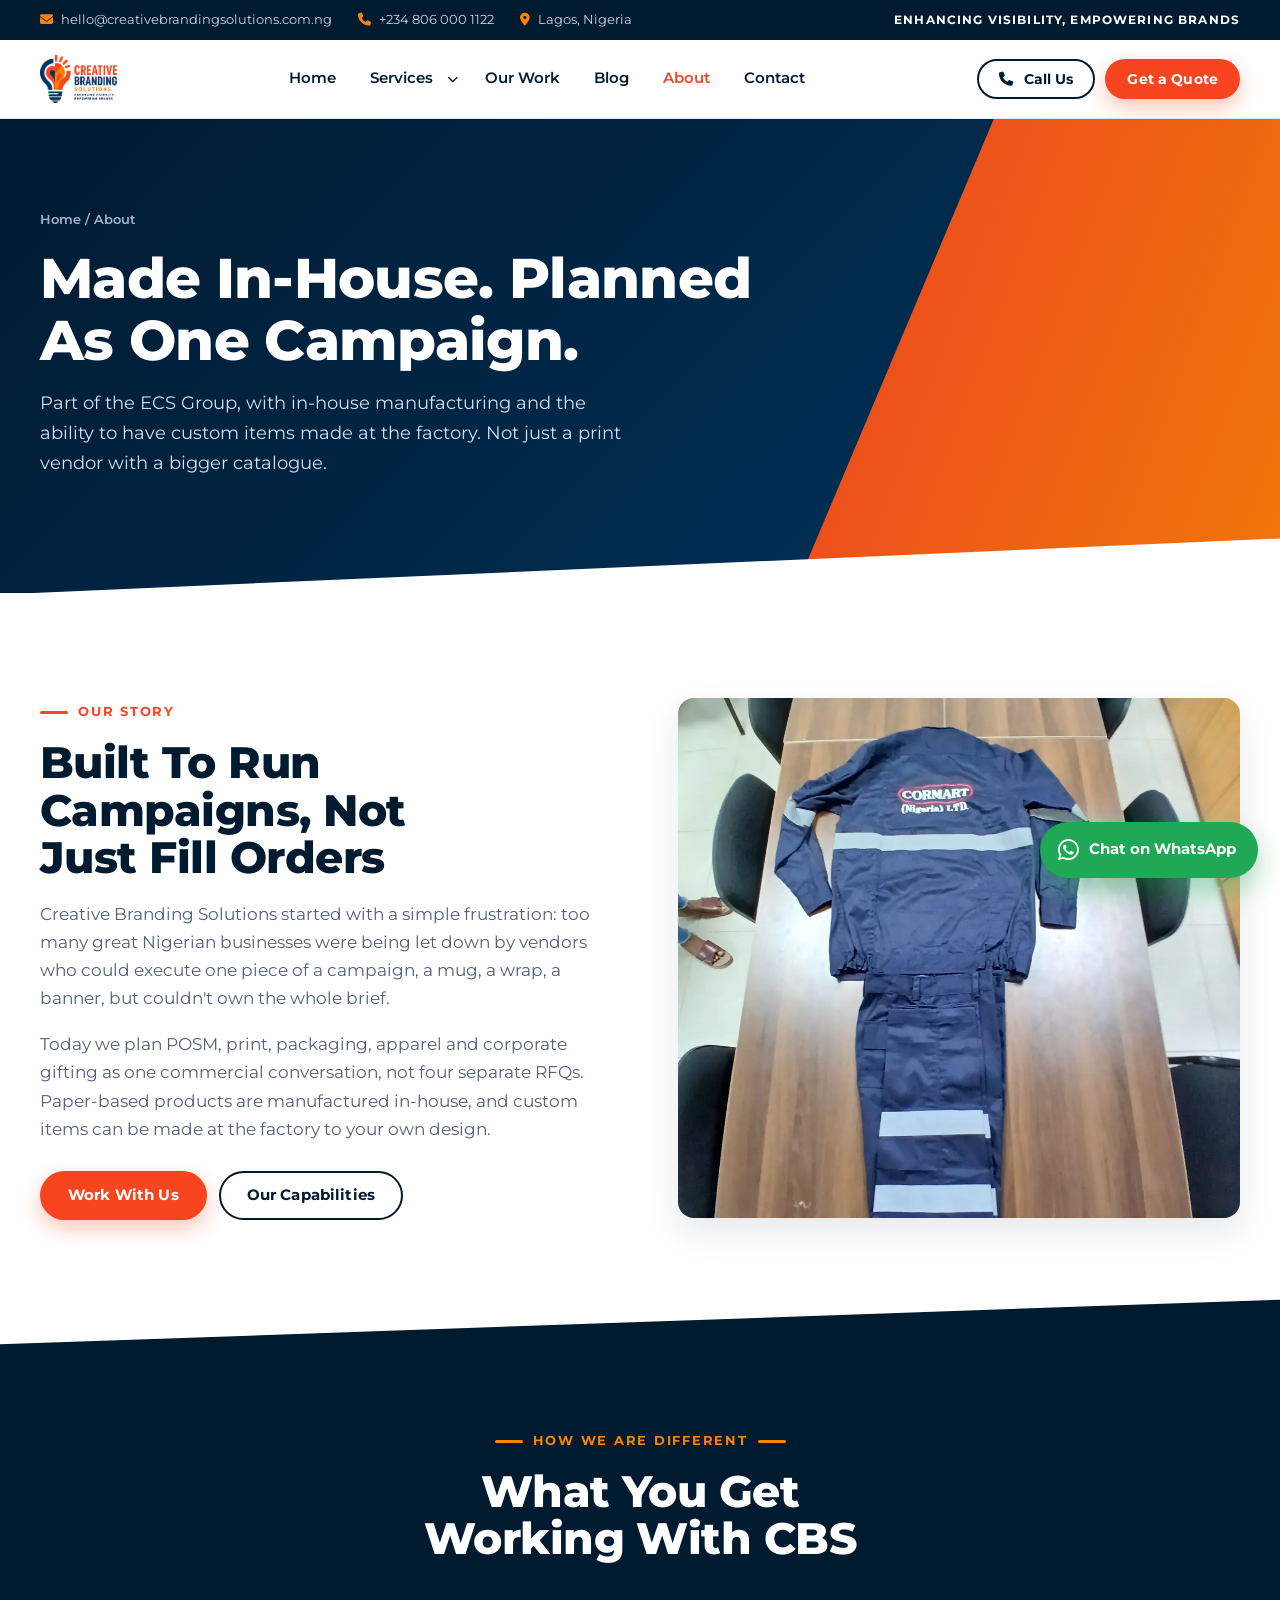
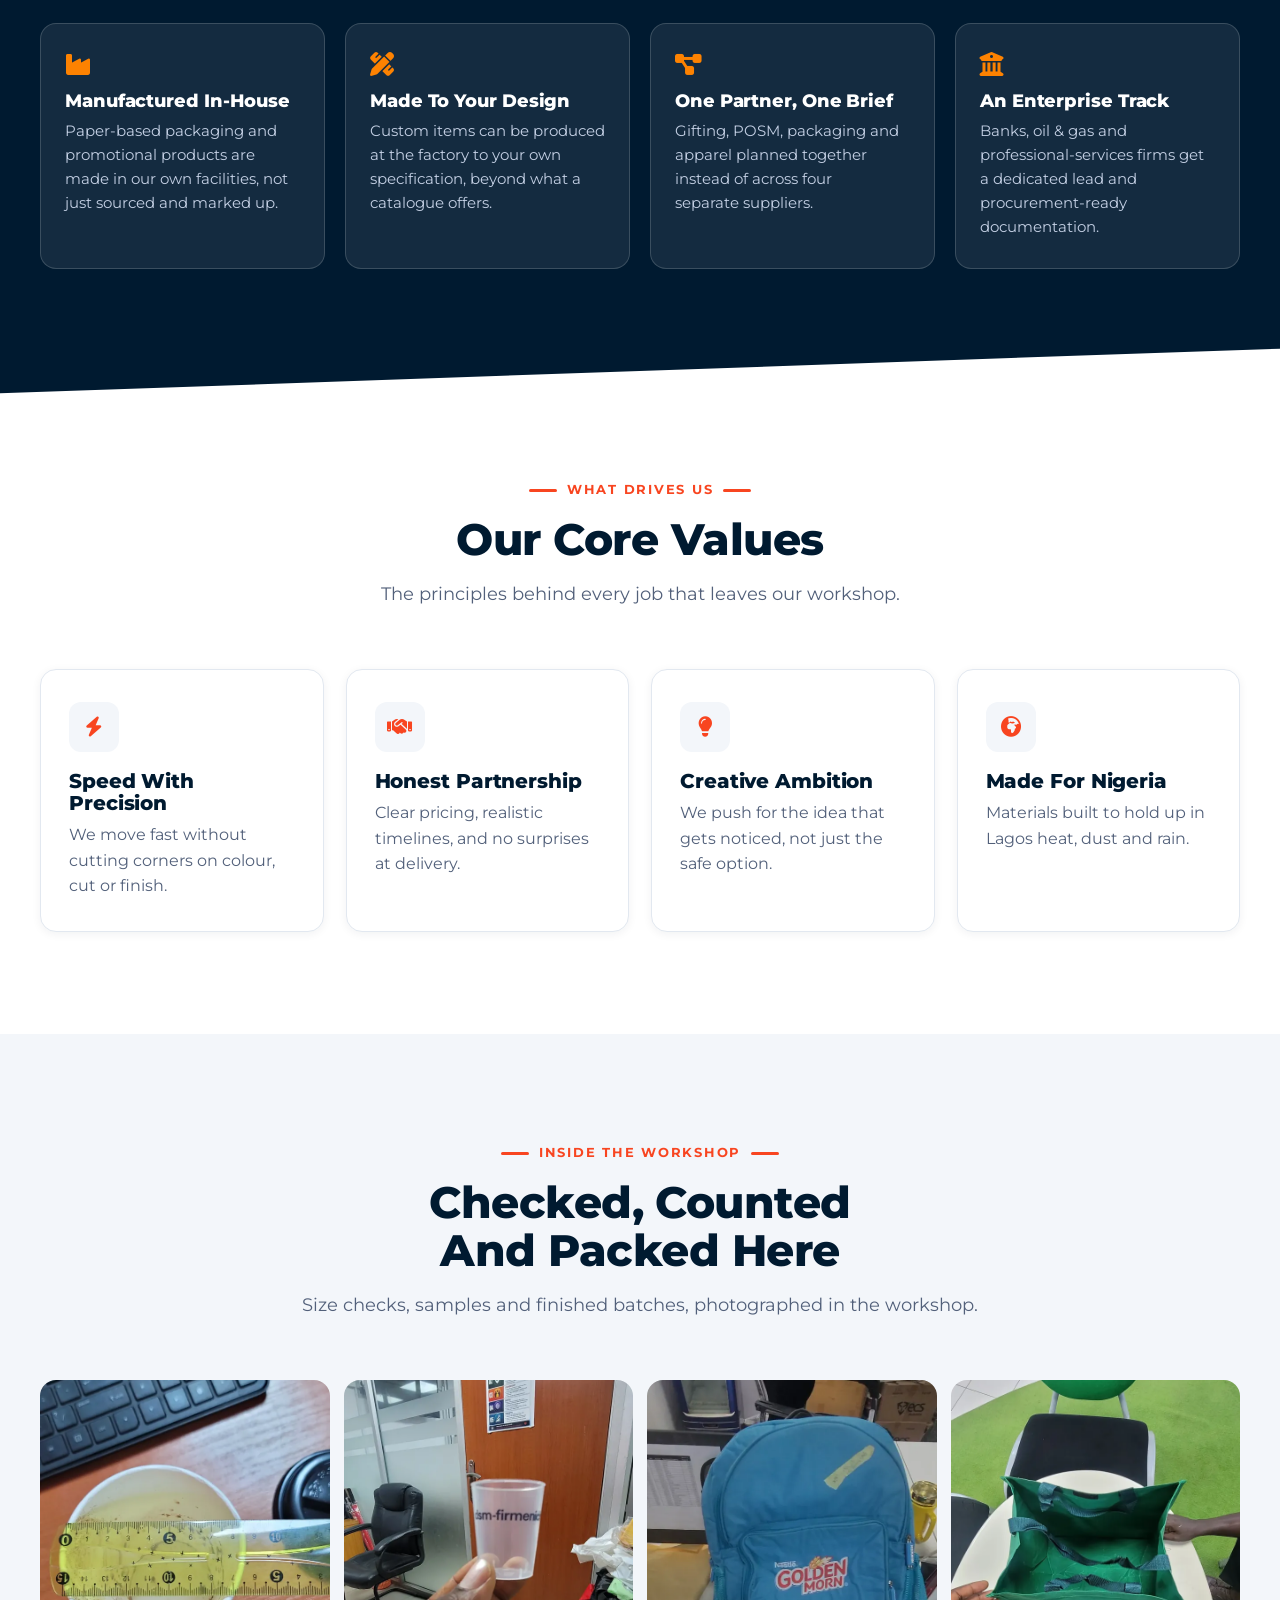
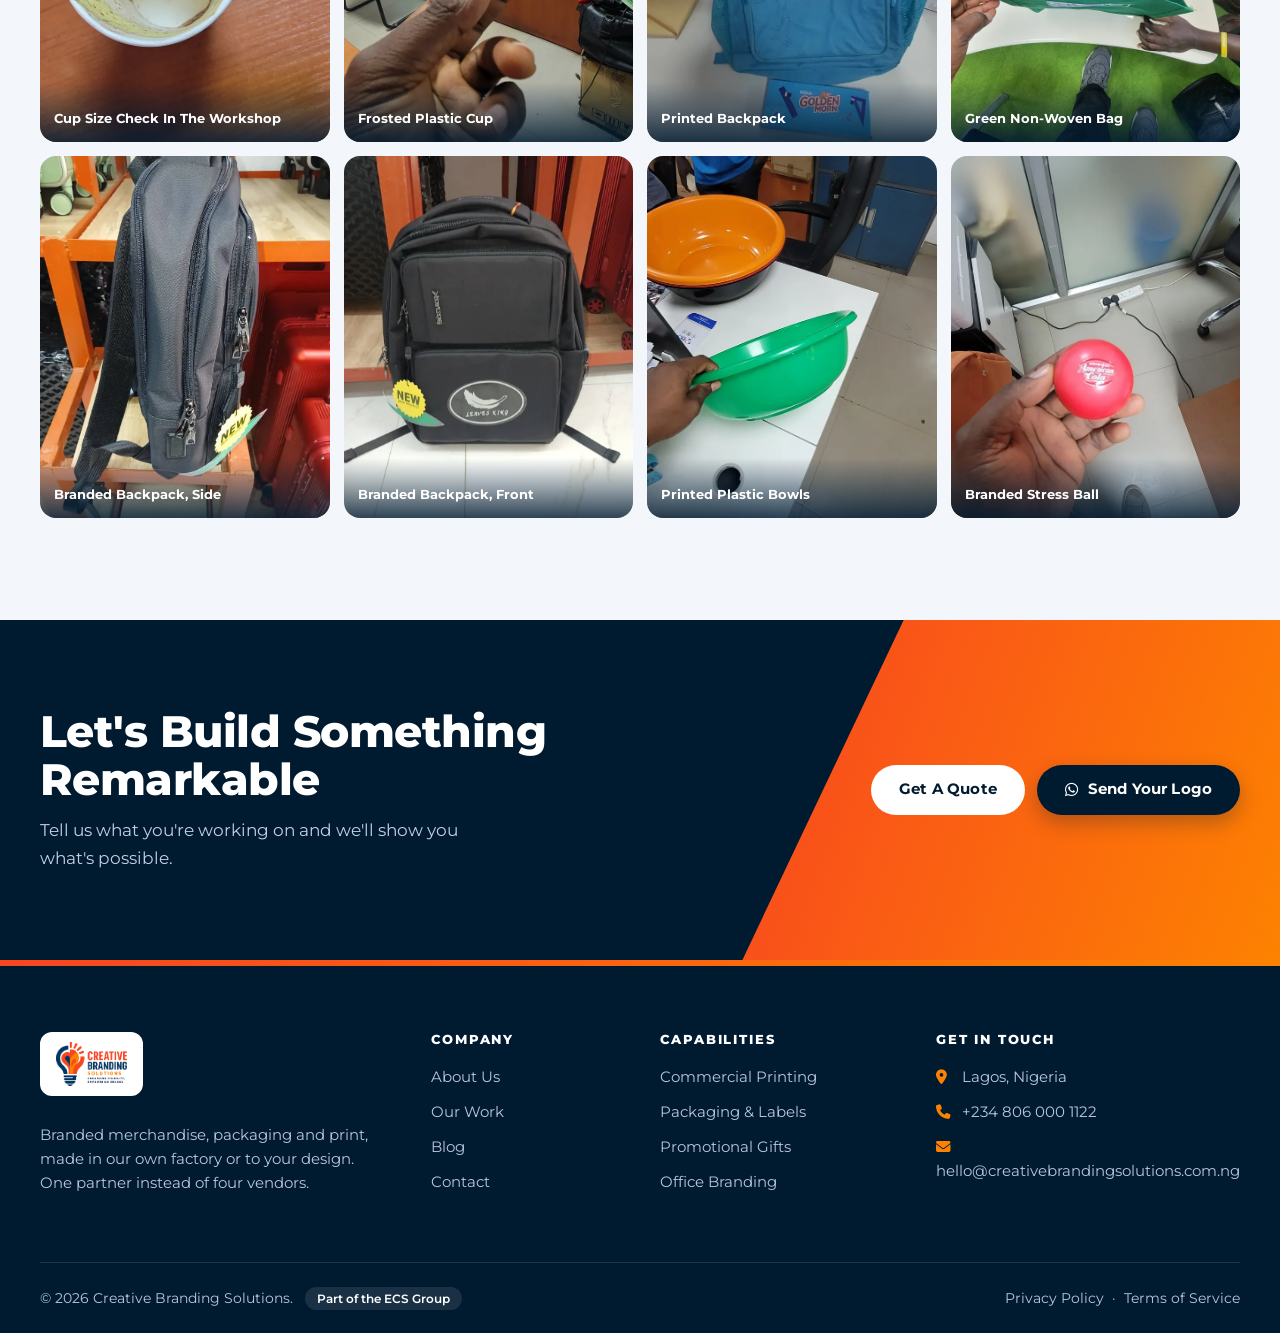
<file: about.html>
<!DOCTYPE html>
<html lang="en">
<head>
<meta charset="UTF-8" />
<meta name="viewport" content="width=device-width, initial-scale=1.0" />
<title>About Us | Creative Branding Solutions — Strategic Brand Partner</title>
<meta name="description" content="Creative Branding Solutions is the strategic marketing partner behind Nigeria's most visible brands — part of the ECS Group, with in-house manufacturing and a leadership team built for enterprise accounts." />
<link rel="icon" href="assets/images/favicon-32.png" sizes="32x32" type="image/png" />
<link rel="icon" href="assets/images/favicon.png" type="image/png" />
<link rel="apple-touch-icon" href="assets/images/favicon.png" />
<link rel="preconnect" href="https://fonts.googleapis.com">
<link rel="preconnect" href="https://fonts.gstatic.com" crossorigin>
<link href="https://fonts.googleapis.com/css2?family=Montserrat:ital,wght@0,300;0,400;0,500;0,600;0,700;0,800;0,900;1,400;1,500;1,600&display=swap" rel="stylesheet">
<link rel="stylesheet" href="https://cdnjs.cloudflare.com/ajax/libs/font-awesome/6.5.0/css/all.min.css">
<link rel="stylesheet" href="assets/css/style.css" />
<link rel="canonical" href="https://creativebrandingsolutions.ng/about.html" />
<meta name="robots" content="index, follow, max-image-preview:large" />
<meta name="theme-color" content="#001A30" />
<meta property="og:type" content="website" />
<meta property="og:site_name" content="Creative Branding Solutions" />
<meta property="og:locale" content="en_NG" />
<meta property="og:title" content="About Us | Creative Branding Solutions — Strategic Brand Partner" />
<meta property="og:description" content="Creative Branding Solutions is the strategic marketing partner behind Nigeria's most visible brands — part of the ECS Group, with in-house manufacturing and a leadership team built for enterprise accounts." />
<meta property="og:url" content="https://creativebrandingsolutions.ng/about.html" />
<meta property="og:image" content="https://creativebrandingsolutions.ng/assets/images/logo-full.png" />
<meta name="twitter:card" content="summary_large_image" />
<meta name="twitter:title" content="About Us | Creative Branding Solutions — Strategic Brand Partner" />
<meta name="twitter:description" content="Creative Branding Solutions is the strategic marketing partner behind Nigeria's most visible brands — part of the ECS Group, with in-house manufacturing and a leadership team built for enterprise accounts." />
<meta name="twitter:image" content="https://creativebrandingsolutions.ng/assets/images/logo-full.png" />
<script type="application/ld+json">
{
  "@context": "https://schema.org",
  "@type": "ProfessionalService",
  "@id": "https://creativebrandingsolutions.ng/#organization",
  "name": "Creative Branding Solutions",
  "alternateName": "CBS",
  "url": "https://creativebrandingsolutions.ng/",
  "logo": "https://creativebrandingsolutions.ng/assets/images/logo-icon.png",
  "image": "https://creativebrandingsolutions.ng/assets/images/logo-icon.png",
  "description": "Strategic brand-execution partner running POSM, print, packaging and corporate gifting as one integrated campaign across Nigeria, backed by in-house manufacturing.",
  "email": "hello@creativebrandingsolutions.com.ng",
  "telephone": "+234-806-000-1122",
    "areaServed": {
    "@type": "Country",
    "name": "Nigeria"
  },
  "address": [
    {
      "@type": "PostalAddress",
      "addressLocality": "Lagos",
      "addressCountry": "NG"
    }
  ],
  "parentOrganization": {
    "@type": "Organization",
    "name": "ECS Group"
  },
  "makesOffer": [
    { "@type": "Offer", "itemOffered": { "@type": "Service", "name": "Commercial & Marketing Materials Printing" } },
    { "@type": "Offer", "itemOffered": { "@type": "Service", "name": "Packaging & Labels" } },
    { "@type": "Offer", "itemOffered": { "@type": "Service", "name": "Vehicle & Environmental Branding" } },
    { "@type": "Offer", "itemOffered": { "@type": "Service", "name": "Gift & Promotional Branding" } },
    { "@type": "Offer", "itemOffered": { "@type": "Service", "name": "Office & Workspace Branding" } }
  ]
}
</script>
<script type="application/ld+json">
{
  "@context": "https://schema.org",
  "@type": "BreadcrumbList",
  "itemListElement": [
    { "@type": "ListItem", "position": 1, "name": "Home", "item": "https://creativebrandingsolutions.ng/" },
    { "@type": "ListItem", "position": 2, "name": "About", "item": "https://creativebrandingsolutions.ng/about.html" }
  ]
}
</script>
</head>
<body>

<div class="topbar">
  <div class="container">
    <div class="topbar-left">
      <span><i class="fa-solid fa-envelope"></i><a href="mailto:hello@creativebrandingsolutions.com.ng">hello@creativebrandingsolutions.com.ng</a></span>
      <span><i class="fa-solid fa-phone"></i><a href="tel:+2348060001122">+234 806 000 1122</a></span>
      <span><i class="fa-solid fa-location-dot"></i>Lagos, Nigeria</span>
    </div>
    <div class="topbar-right">Enhancing Visibility, Empowering Brands</div>
  </div>
</div>
<header class="site-header">
  <div class="container nav">
    <a href="index.html" class="brand" aria-label="Creative Branding Solutions, home"><img src="assets/images/cbslegitlogo.png" alt="Creative Branding Solutions" /></a>
    <nav class="nav-menu" id="navMenu" aria-label="Main">
      <a href="index.html">Home</a>
      <div class="nav-item has-dropdown">
        <a href="services.html">Services</a>
        <button class="nav-caret" type="button" aria-label="Show services" aria-expanded="false"><i class="fa-solid fa-chevron-down"></i></button>
        <div class="nav-dropdown"><div class="nav-dropdown-panel"><a href="services.html#print"><i class="fa-solid fa-file-lines"></i><span>Commercial &amp; Marketing Print</span></a><a href="services.html#packaging"><i class="fa-solid fa-box"></i><span>Packaging &amp; Labels</span></a><a href="services.html#vehicle"><i class="fa-solid fa-truck"></i><span>Vehicle &amp; Visual Graphics</span></a><a href="services.html#gifts"><i class="fa-solid fa-gift"></i><span>Gifts &amp; Promotional</span></a><a href="services.html#office"><i class="fa-solid fa-building"></i><span>Office &amp; Workspace</span></a></div></div>
      </div>
      <a href="portfolio.html">Our Work</a>
      <a href="blog.html">Blog</a>
      <a href="about.html" class="is-active">About</a>
      <a href="contact.html">Contact</a>
    </nav>
    <div class="nav-cta">
      <a href="tel:+2348060001122" class="btn btn--outline btn--sm"><i class="fa-solid fa-phone"></i> Call Us</a>
      <a href="contact.html" class="btn btn--primary btn--sm">Get a Quote</a>
      <button class="nav-toggle" type="button" aria-label="Open menu" aria-controls="navMenu" aria-expanded="false"><i class="fa-solid fa-bars"></i></button>
    </div>
  </div>
</header>
<div class="nav-overlay"></div>

<main>
<header class="page-hero">
  <div class="container">
    <div class="crumbs"><a href="index.html">Home</a> / About</div>
    <h1>Made In-House. Planned As One Campaign.</h1>
    <p>Part of the ECS Group, with in-house manufacturing and the ability to have custom items made at the factory. Not just a print vendor with a bigger catalogue.</p>
  </div>
</header>

<section class="section">
  <div class="container split">
    <div>
      <div class="eyebrow">Our Story</div>
      <h2>Built To Run Campaigns, Not Just Fill Orders</h2>
      <p>Creative Branding Solutions started with a simple frustration: too many great Nigerian businesses were being let down by vendors who could execute one piece of a campaign, a mug, a wrap, a banner, but couldn't own the whole brief.</p>
      <p>Today we plan POSM, print, packaging, apparel and corporate gifting as one commercial conversation, not four separate RFQs. Paper-based products are manufactured in-house, and custom items can be made at the factory to your own design.</p>
      <div class="btn-row">
        <a href="contact.html" class="btn btn--primary">Work With Us</a>
        <a href="services.html" class="btn btn--outline">Our Capabilities</a>
      </div>
    </div>
    <img src="assets/images/work/apparel-uniforms-18.webp" alt="Reflective work coverall produced by Creative Branding Solutions" style="object-position:center 40%" loading="lazy" />
  </div>
</section>

<section class="band band--navy">
  <div class="container">
    <div class="section-head center light">
      <div class="eyebrow">How We Are Different</div>
      <h2>What You Get Working With CBS</h2>
    </div>
    <div class="values">
      <div class="value"><i class="fa-solid fa-industry"></i><h3>Manufactured In-House</h3><p>Paper-based packaging and promotional products are made in our own facilities, not just sourced and marked up.</p></div>
      <div class="value"><i class="fa-solid fa-pen-ruler"></i><h3>Made To Your Design</h3><p>Custom items can be produced at the factory to your own specification, beyond what a catalogue offers.</p></div>
      <div class="value"><i class="fa-solid fa-diagram-project"></i><h3>One Partner, One Brief</h3><p>Gifting, POSM, packaging and apparel planned together instead of across four separate suppliers.</p></div>
      <div class="value"><i class="fa-solid fa-building-columns"></i><h3>An Enterprise Track</h3><p>Banks, oil &amp; gas and professional-services firms get a dedicated lead and procurement-ready documentation.</p></div>
    </div>
  </div>
</section>

<section class="section">
  <div class="container">
    <div class="section-head center">
      <div class="eyebrow">What Drives Us</div>
      <h2>Our Core Values</h2>
      <p>The principles behind every job that leaves our workshop.</p>
    </div>
    <div class="support-grid support-grid--4">
      <div class="card"><div class="card-icon"><i class="fa-solid fa-bolt"></i></div><h3>Speed With Precision</h3><p>We move fast without cutting corners on colour, cut or finish.</p></div>
      <div class="card"><div class="card-icon"><i class="fa-solid fa-handshake"></i></div><h3>Honest Partnership</h3><p>Clear pricing, realistic timelines, and no surprises at delivery.</p></div>
      <div class="card"><div class="card-icon"><i class="fa-solid fa-lightbulb"></i></div><h3>Creative Ambition</h3><p>We push for the idea that gets noticed, not just the safe option.</p></div>
      <div class="card"><div class="card-icon"><i class="fa-solid fa-earth-africa"></i></div><h3>Made For Nigeria</h3><p>Materials built to hold up in Lagos heat, dust and rain.</p></div>
    </div>
  </div>
</section>

<section class="section section--mist">
  <div class="container">
    <div class="section-head center">
      <div class="eyebrow">Inside The Workshop</div>
      <h2>Checked, Counted And Packed Here</h2>
      <p>Size checks, samples and finished batches, photographed in the workshop.</p>
    </div>
    <div class="photo-band photo-band--4"><figure><img src="assets/images/work/drinkware-and-cups-02.webp" alt="Cup Size Check In The Workshop" style="object-position:center 45%" loading="lazy" /><figcaption>Cup Size Check In The Workshop</figcaption></figure><figure><img src="assets/images/work/drinkware-and-cups-14.webp" alt="Frosted Plastic Cup" style="object-position:center 50%" loading="lazy" /><figcaption>Frosted Plastic Cup</figcaption></figure><figure><img src="assets/images/work/bags-and-backpacks-11.webp" alt="Printed Backpack" style="object-position:center 40%" loading="lazy" /><figcaption>Printed Backpack</figcaption></figure><figure><img src="assets/images/work/bags-and-backpacks-12.webp" alt="Green Non-Woven Bag" style="object-position:center 50%" loading="lazy" /><figcaption>Green Non-Woven Bag</figcaption></figure><figure><img src="assets/images/work/bags-and-backpacks-15.webp" alt="Branded Backpack, Side" style="object-position:center 50%" loading="lazy" /><figcaption>Branded Backpack, Side</figcaption></figure><figure><img src="assets/images/work/bags-and-backpacks-16.webp" alt="Branded Backpack, Front" style="object-position:center 50%" loading="lazy" /><figcaption>Branded Backpack, Front</figcaption></figure><figure><img src="assets/images/work/storage-boxes-05.webp" alt="Printed Plastic Bowls" style="object-position:center 45%" loading="lazy" /><figcaption>Printed Plastic Bowls</figcaption></figure><figure><img src="assets/images/work/stationery-and-kids-08.webp" alt="Branded Stress Ball" style="object-position:center 40%" loading="lazy" /><figcaption>Branded Stress Ball</figcaption></figure></div>
  </div>
</section>

<section class="cta">
  <div class="container cta-inner">
    <div>
      <h2>Let's Build Something Remarkable</h2>
      <p>Tell us what you're working on and we'll show you what's possible.</p>
    </div>
    <div class="cta-actions">
      <a href="contact.html" class="btn btn--light">Get A Quote</a>
      <a href="https://wa.me/2348060001122?text=Hi%20CBS%2C%20I%27d%20like%20a%20mock-up.%20Here%20is%20my%20logo%3A" class="btn btn--navy" target="_blank" rel="noopener"><i class="fa-brands fa-whatsapp"></i> Send Your Logo</a>
    </div>
  </div>
</section>
</main>

<footer class="site-footer">
  <div class="container">
    <div class="footer-grid">
      <div>
        <span class="footer-logo"><img src="assets/images/cbslegitlogo.png" alt="Creative Branding Solutions" /></span>
        <p>Branded merchandise, packaging and print, made in our own factory or to your design. One partner instead of four vendors.</p>
      </div>
      <div>
        <h4>Company</h4>
        <ul>
          <li><a href="about.html">About Us</a></li>
          <li><a href="portfolio.html">Our Work</a></li>
          <li><a href="blog.html">Blog</a></li>
          <li><a href="contact.html">Contact</a></li>
        </ul>
      </div>
      <div>
        <h4>Capabilities</h4>
        <ul>
          <li><a href="services.html#print">Commercial Printing</a></li>
          <li><a href="services.html#packaging">Packaging &amp; Labels</a></li>
          <li><a href="services.html#gifts">Promotional Gifts</a></li>
          <li><a href="services.html#office">Office Branding</a></li>
        </ul>
      </div>
      <div>
        <h4>Get In Touch</h4>
        <ul>
          <li><i class="fa-solid fa-location-dot"></i>Lagos, Nigeria</li>
          <li><i class="fa-solid fa-phone"></i><a href="tel:+2348060001122">+234 806 000 1122</a></li>
          <li><i class="fa-solid fa-envelope"></i><a href="mailto:hello@creativebrandingsolutions.com.ng">hello@creativebrandingsolutions.com.ng</a></li>
        </ul>
      </div>
    </div>
    <div class="footer-bottom">
      <div><span>© 2026 Creative Branding Solutions.</span><span class="ecs-tag">Part of the ECS Group</span></div>
      <div><a href="privacy.html">Privacy Policy</a> &nbsp;·&nbsp; <a href="terms.html">Terms of Service</a></div>
    </div>
  </div>
</footer>

<div class="float-stack">
  <a href="https://wa.me/2348060001122" class="wa-float" aria-label="Chat on WhatsApp"><i class="fa-brands fa-whatsapp"></i><span>Chat on WhatsApp</span></a>
</div>

<script src="assets/js/main.js"></script>
<script src="assets/js/enquiry.js"></script>
</body>
</html>
</file>
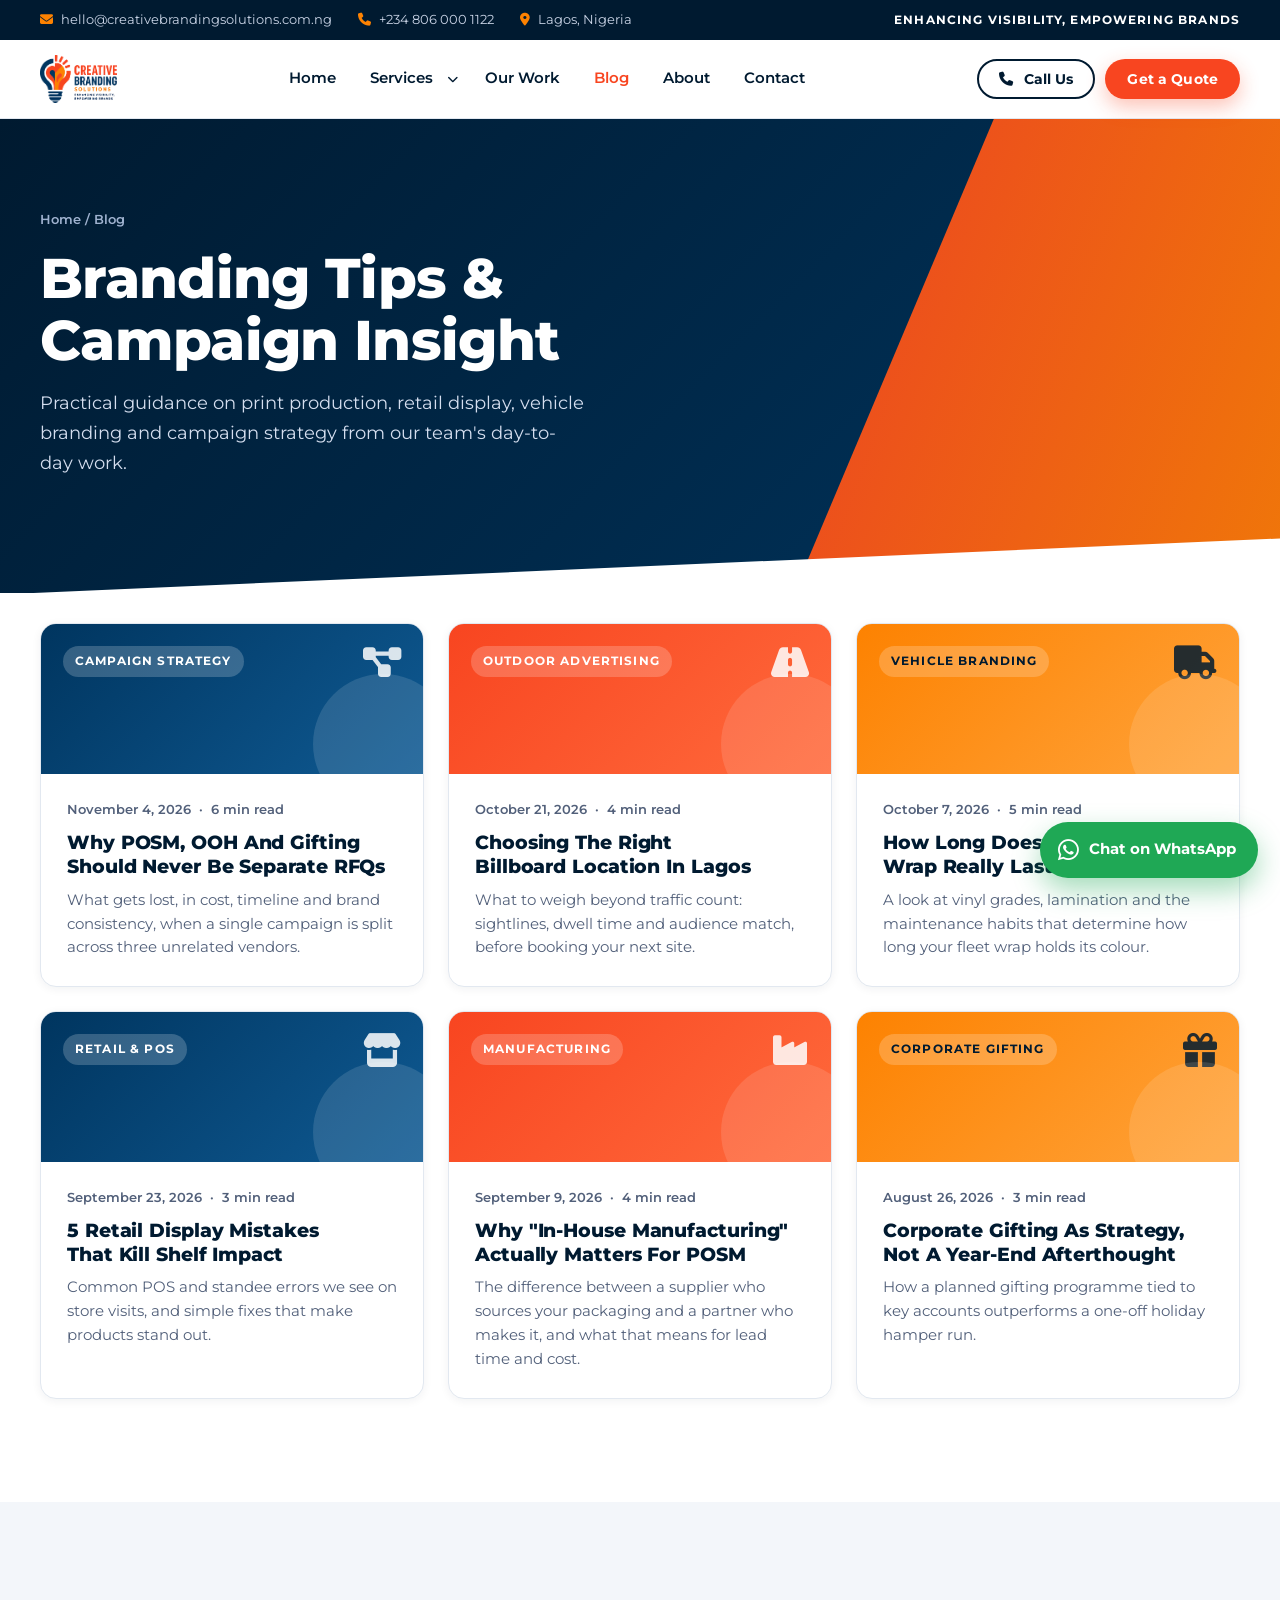
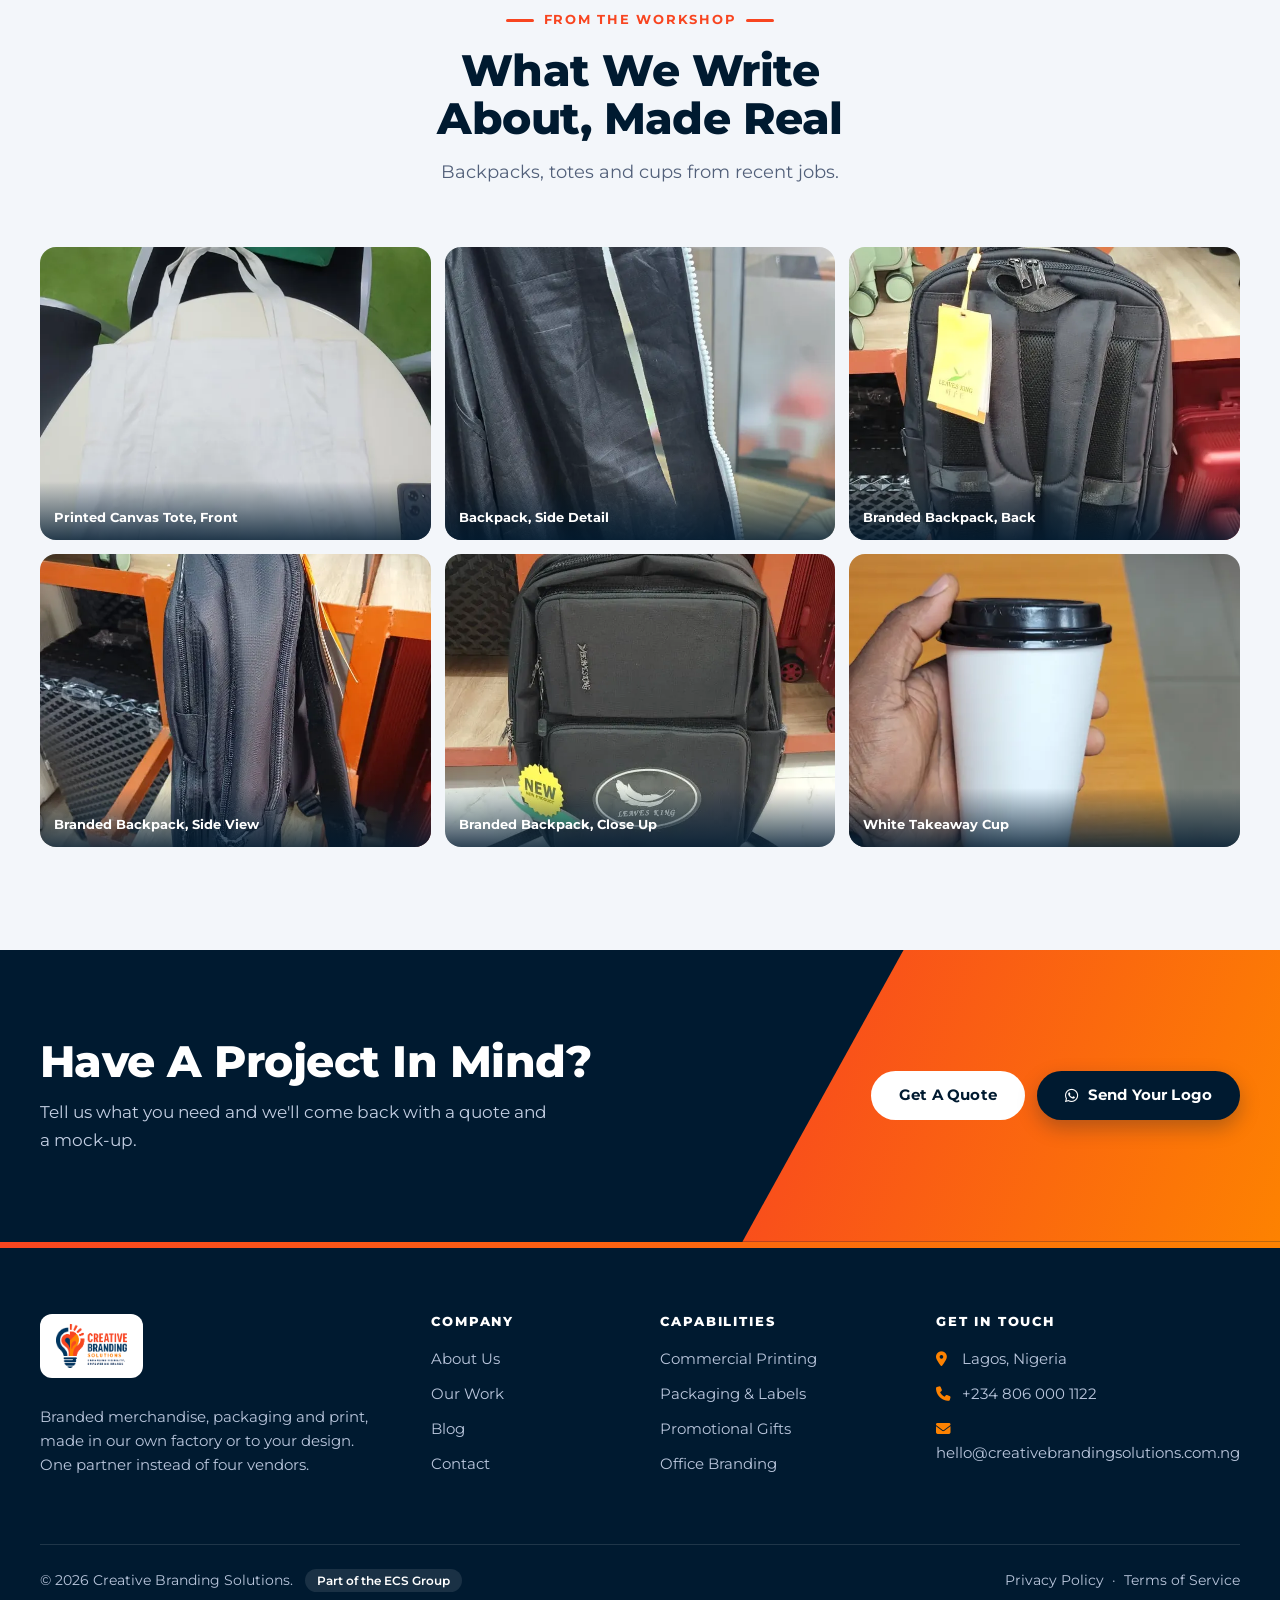
<file: blog.html>
<!DOCTYPE html>
<html lang="en">
<head>
<meta charset="UTF-8" />
<meta name="viewport" content="width=device-width, initial-scale=1.0" />
<title>Blog | Creative Branding Solutions</title>
<meta name="description" content="Branding tips and industry insight from Creative Branding Solutions — print production, retail display, vehicle branding and campaign strategy for Nigerian brands." />
<link rel="icon" href="assets/images/favicon-32.png" sizes="32x32" type="image/png" />
<link rel="icon" href="assets/images/favicon.png" type="image/png" />
<link rel="apple-touch-icon" href="assets/images/favicon.png" />
<link rel="preconnect" href="https://fonts.googleapis.com">
<link rel="preconnect" href="https://fonts.gstatic.com" crossorigin>
<link href="https://fonts.googleapis.com/css2?family=Montserrat:ital,wght@0,300;0,400;0,500;0,600;0,700;0,800;0,900;1,400;1,500;1,600&display=swap" rel="stylesheet">
<link rel="stylesheet" href="https://cdnjs.cloudflare.com/ajax/libs/font-awesome/6.5.0/css/all.min.css">
<link rel="stylesheet" href="assets/css/style.css" />
<link rel="canonical" href="https://creativebrandingsolutions.ng/blog.html" />
<meta name="robots" content="index, follow, max-image-preview:large" />
<meta name="theme-color" content="#001A30" />
<meta property="og:type" content="blog" />
<meta property="og:site_name" content="Creative Branding Solutions" />
<meta property="og:locale" content="en_NG" />
<meta property="og:title" content="Blog | Creative Branding Solutions" />
<meta property="og:description" content="Branding tips and industry insight from Creative Branding Solutions — print production, retail display, vehicle branding and campaign strategy for Nigerian brands." />
<meta property="og:url" content="https://creativebrandingsolutions.ng/blog.html" />
<meta property="og:image" content="https://creativebrandingsolutions.ng/assets/images/logo-full.png" />
<meta name="twitter:card" content="summary_large_image" />
<meta name="twitter:title" content="Blog | Creative Branding Solutions" />
<meta name="twitter:description" content="Branding tips and industry insight from Creative Branding Solutions — print production, retail display, vehicle branding and campaign strategy for Nigerian brands." />
<meta name="twitter:image" content="https://creativebrandingsolutions.ng/assets/images/logo-full.png" />
<script type="application/ld+json">
{
  "@context": "https://schema.org",
  "@type": "ProfessionalService",
  "@id": "https://creativebrandingsolutions.ng/#organization",
  "name": "Creative Branding Solutions",
  "alternateName": "CBS",
  "url": "https://creativebrandingsolutions.ng/",
  "logo": "https://creativebrandingsolutions.ng/assets/images/logo-icon.png",
  "image": "https://creativebrandingsolutions.ng/assets/images/logo-icon.png",
  "description": "Strategic brand-execution partner running POSM, print, packaging and corporate gifting as one integrated campaign across Nigeria, backed by in-house manufacturing.",
  "email": "hello@creativebrandingsolutions.com.ng",
  "telephone": "+234-806-000-1122",
    "areaServed": {
    "@type": "Country",
    "name": "Nigeria"
  },
  "address": [
    {
      "@type": "PostalAddress",
      "addressLocality": "Lagos",
      "addressCountry": "NG"
    }
  ],
  "parentOrganization": {
    "@type": "Organization",
    "name": "ECS Group"
  },
  "makesOffer": [
    { "@type": "Offer", "itemOffered": { "@type": "Service", "name": "Commercial & Marketing Materials Printing" } },
    { "@type": "Offer", "itemOffered": { "@type": "Service", "name": "Packaging & Labels" } },
    { "@type": "Offer", "itemOffered": { "@type": "Service", "name": "Vehicle & Environmental Branding" } },
    { "@type": "Offer", "itemOffered": { "@type": "Service", "name": "Gift & Promotional Branding" } },
    { "@type": "Offer", "itemOffered": { "@type": "Service", "name": "Office & Workspace Branding" } }
  ]
}
</script>
<script type="application/ld+json">
{
  "@context": "https://schema.org",
  "@type": "BreadcrumbList",
  "itemListElement": [
    { "@type": "ListItem", "position": 1, "name": "Home", "item": "https://creativebrandingsolutions.ng/" },
    { "@type": "ListItem", "position": 2, "name": "Blog", "item": "https://creativebrandingsolutions.ng/blog.html" }
  ]
}
</script>
<script type="application/ld+json">
{
  "@context": "https://schema.org",
  "@type": "Blog",
  "name": "Creative Branding Solutions Blog",
  "url": "https://creativebrandingsolutions.ng/blog.html",
  "publisher": { "@id": "https://creativebrandingsolutions.ng/#organization" },
  "blogPost": [
    {
      "@type": "BlogPosting",
      "headline": "Why POSM, OOH And Gifting Should Never Be Separate RFQs",
      "datePublished": "2026-11-04",
      "author": { "@id": "https://creativebrandingsolutions.ng/#organization" },
      "publisher": { "@id": "https://creativebrandingsolutions.ng/#organization" }
    },
    {
      "@type": "BlogPosting",
      "headline": "Choosing The Right Billboard Location In Lagos",
      "datePublished": "2026-10-21",
      "author": { "@id": "https://creativebrandingsolutions.ng/#organization" },
      "publisher": { "@id": "https://creativebrandingsolutions.ng/#organization" }
    },
    {
      "@type": "BlogPosting",
      "headline": "How Long Does A Vehicle Wrap Really Last?",
      "datePublished": "2026-10-07",
      "author": { "@id": "https://creativebrandingsolutions.ng/#organization" },
      "publisher": { "@id": "https://creativebrandingsolutions.ng/#organization" }
    },
    {
      "@type": "BlogPosting",
      "headline": "5 Retail Display Mistakes That Kill Shelf Impact",
      "datePublished": "2026-09-23",
      "author": { "@id": "https://creativebrandingsolutions.ng/#organization" },
      "publisher": { "@id": "https://creativebrandingsolutions.ng/#organization" }
    },
    {
      "@type": "BlogPosting",
      "headline": "Why \"In-House Manufacturing\" Actually Matters For POSM",
      "datePublished": "2026-09-09",
      "author": { "@id": "https://creativebrandingsolutions.ng/#organization" },
      "publisher": { "@id": "https://creativebrandingsolutions.ng/#organization" }
    },
    {
      "@type": "BlogPosting",
      "headline": "Corporate Gifting As Strategy, Not A Year-End Afterthought",
      "datePublished": "2026-08-26",
      "author": { "@id": "https://creativebrandingsolutions.ng/#organization" },
      "publisher": { "@id": "https://creativebrandingsolutions.ng/#organization" }
    }
  ]
}
</script>
</head>
<body>

<div class="topbar">
  <div class="container">
    <div class="topbar-left">
      <span><i class="fa-solid fa-envelope"></i><a href="mailto:hello@creativebrandingsolutions.com.ng">hello@creativebrandingsolutions.com.ng</a></span>
      <span><i class="fa-solid fa-phone"></i><a href="tel:+2348060001122">+234 806 000 1122</a></span>
      <span><i class="fa-solid fa-location-dot"></i>Lagos, Nigeria</span>
    </div>
    <div class="topbar-right">Enhancing Visibility, Empowering Brands</div>
  </div>
</div>
<header class="site-header">
  <div class="container nav">
    <a href="index.html" class="brand" aria-label="Creative Branding Solutions, home"><img src="assets/images/cbslegitlogo.png" alt="Creative Branding Solutions" /></a>
    <nav class="nav-menu" id="navMenu" aria-label="Main">
      <a href="index.html">Home</a>
      <div class="nav-item has-dropdown">
        <a href="services.html">Services</a>
        <button class="nav-caret" type="button" aria-label="Show services" aria-expanded="false"><i class="fa-solid fa-chevron-down"></i></button>
        <div class="nav-dropdown"><div class="nav-dropdown-panel"><a href="services.html#print"><i class="fa-solid fa-file-lines"></i><span>Commercial &amp; Marketing Print</span></a><a href="services.html#packaging"><i class="fa-solid fa-box"></i><span>Packaging &amp; Labels</span></a><a href="services.html#vehicle"><i class="fa-solid fa-truck"></i><span>Vehicle &amp; Visual Graphics</span></a><a href="services.html#gifts"><i class="fa-solid fa-gift"></i><span>Gifts &amp; Promotional</span></a><a href="services.html#office"><i class="fa-solid fa-building"></i><span>Office &amp; Workspace</span></a></div></div>
      </div>
      <a href="portfolio.html">Our Work</a>
      <a href="blog.html" class="is-active">Blog</a>
      <a href="about.html">About</a>
      <a href="contact.html">Contact</a>
    </nav>
    <div class="nav-cta">
      <a href="tel:+2348060001122" class="btn btn--outline btn--sm"><i class="fa-solid fa-phone"></i> Call Us</a>
      <a href="contact.html" class="btn btn--primary btn--sm">Get a Quote</a>
      <button class="nav-toggle" type="button" aria-label="Open menu" aria-controls="navMenu" aria-expanded="false"><i class="fa-solid fa-bars"></i></button>
    </div>
  </div>
</header>
<div class="nav-overlay"></div>

<main>
<header class="page-hero">
  <div class="container">
    <div class="crumbs"><a href="index.html">Home</a> / Blog</div>
    <h1>Branding Tips &amp; Campaign Insight</h1>
    <p>Practical guidance on print production, retail display, vehicle branding and campaign strategy from our team's day-to-day work.</p>
  </div>
</header>

<section class="section" style="padding-top:30px;">
  <div class="container">
    <div class="post-grid">
      <article class="post">
        <div class="post-top"><span class="post-tag">Campaign Strategy</span><i class="fa-solid fa-diagram-project"></i></div>
        <div class="post-body">
          <div class="post-meta">November 4, 2026 &nbsp;·&nbsp; 6 min read</div>
          <h3>Why POSM, OOH And Gifting Should Never Be Separate RFQs</h3>
          <p>What gets lost, in cost, timeline and brand consistency, when a single campaign is split across three unrelated vendors.</p>
        </div>
      </article>
      <article class="post">
        <div class="post-top"><span class="post-tag">Outdoor Advertising</span><i class="fa-solid fa-road"></i></div>
        <div class="post-body">
          <div class="post-meta">October 21, 2026 &nbsp;·&nbsp; 4 min read</div>
          <h3>Choosing The Right Billboard Location In Lagos</h3>
          <p>What to weigh beyond traffic count: sightlines, dwell time and audience match, before booking your next site.</p>
        </div>
      </article>
      <article class="post">
        <div class="post-top"><span class="post-tag">Vehicle Branding</span><i class="fa-solid fa-truck"></i></div>
        <div class="post-body">
          <div class="post-meta">October 7, 2026 &nbsp;·&nbsp; 5 min read</div>
          <h3>How Long Does A Vehicle Wrap Really Last?</h3>
          <p>A look at vinyl grades, lamination and the maintenance habits that determine how long your fleet wrap holds its colour.</p>
        </div>
      </article>
      <article class="post">
        <div class="post-top"><span class="post-tag">Retail &amp; POS</span><i class="fa-solid fa-store"></i></div>
        <div class="post-body">
          <div class="post-meta">September 23, 2026 &nbsp;·&nbsp; 3 min read</div>
          <h3>5 Retail Display Mistakes That Kill Shelf Impact</h3>
          <p>Common POS and standee errors we see on store visits, and simple fixes that make products stand out.</p>
        </div>
      </article>
      <article class="post">
        <div class="post-top"><span class="post-tag">Manufacturing</span><i class="fa-solid fa-industry"></i></div>
        <div class="post-body">
          <div class="post-meta">September 9, 2026 &nbsp;·&nbsp; 4 min read</div>
          <h3>Why "In-House Manufacturing" Actually Matters For POSM</h3>
          <p>The difference between a supplier who sources your packaging and a partner who makes it, and what that means for lead time and cost.</p>
        </div>
      </article>
      <article class="post">
        <div class="post-top"><span class="post-tag">Corporate Gifting</span><i class="fa-solid fa-gift"></i></div>
        <div class="post-body">
          <div class="post-meta">August 26, 2026 &nbsp;·&nbsp; 3 min read</div>
          <h3>Corporate Gifting As Strategy, Not A Year-End Afterthought</h3>
          <p>How a planned gifting programme tied to key accounts outperforms a one-off holiday hamper run.</p>
        </div>
      </article>
    </div>
  </div>
</section>

<section class="section section--mist">
  <div class="container">
    <div class="section-head center">
      <div class="eyebrow">From The Workshop</div>
      <h2>What We Write About, Made Real</h2>
      <p>Backpacks, totes and cups from recent jobs.</p>
    </div>
    <div class="photo-band photo-band--3"><figure><img src="assets/images/work/bags-and-backpacks-03.webp" alt="Printed Canvas Tote, Front" style="object-position:center 55%" loading="lazy" /><figcaption>Printed Canvas Tote, Front</figcaption></figure><figure><img src="assets/images/work/bags-and-backpacks-14.webp" alt="Backpack, Side Detail" style="object-position:center 40%" loading="lazy" /><figcaption>Backpack, Side Detail</figcaption></figure><figure><img src="assets/images/work/bags-and-backpacks-17.webp" alt="Branded Backpack, Back" style="object-position:center 50%" loading="lazy" /><figcaption>Branded Backpack, Back</figcaption></figure><figure><img src="assets/images/work/bags-and-backpacks-18.webp" alt="Branded Backpack, Side View" style="object-position:center 50%" loading="lazy" /><figcaption>Branded Backpack, Side View</figcaption></figure><figure><img src="assets/images/work/bags-and-backpacks-19.webp" alt="Branded Backpack, Close Up" style="object-position:center 50%" loading="lazy" /><figcaption>Branded Backpack, Close Up</figcaption></figure><figure><img src="assets/images/work/drinkware-and-cups-04.webp" alt="White Takeaway Cup" style="object-position:center 50%" loading="lazy" /><figcaption>White Takeaway Cup</figcaption></figure></div>
  </div>
</section>

<section class="cta">
  <div class="container cta-inner">
    <div>
      <h2>Have A Project In Mind?</h2>
      <p>Tell us what you need and we'll come back with a quote and a mock-up.</p>
    </div>
    <div class="cta-actions">
      <a href="contact.html" class="btn btn--light">Get A Quote</a>
      <a href="https://wa.me/2348060001122?text=Hi%20CBS%2C%20I%27d%20like%20a%20mock-up.%20Here%20is%20my%20logo%3A" class="btn btn--navy" target="_blank" rel="noopener"><i class="fa-brands fa-whatsapp"></i> Send Your Logo</a>
    </div>
  </div>
</section>
</main>

<footer class="site-footer">
  <div class="container">
    <div class="footer-grid">
      <div>
        <span class="footer-logo"><img src="assets/images/cbslegitlogo.png" alt="Creative Branding Solutions" /></span>
        <p>Branded merchandise, packaging and print, made in our own factory or to your design. One partner instead of four vendors.</p>
      </div>
      <div>
        <h4>Company</h4>
        <ul>
          <li><a href="about.html">About Us</a></li>
          <li><a href="portfolio.html">Our Work</a></li>
          <li><a href="blog.html">Blog</a></li>
          <li><a href="contact.html">Contact</a></li>
        </ul>
      </div>
      <div>
        <h4>Capabilities</h4>
        <ul>
          <li><a href="services.html#print">Commercial Printing</a></li>
          <li><a href="services.html#packaging">Packaging &amp; Labels</a></li>
          <li><a href="services.html#gifts">Promotional Gifts</a></li>
          <li><a href="services.html#office">Office Branding</a></li>
        </ul>
      </div>
      <div>
        <h4>Get In Touch</h4>
        <ul>
          <li><i class="fa-solid fa-location-dot"></i>Lagos, Nigeria</li>
          <li><i class="fa-solid fa-phone"></i><a href="tel:+2348060001122">+234 806 000 1122</a></li>
          <li><i class="fa-solid fa-envelope"></i><a href="mailto:hello@creativebrandingsolutions.com.ng">hello@creativebrandingsolutions.com.ng</a></li>
        </ul>
      </div>
    </div>
    <div class="footer-bottom">
      <div><span>© 2026 Creative Branding Solutions.</span><span class="ecs-tag">Part of the ECS Group</span></div>
      <div><a href="privacy.html">Privacy Policy</a> &nbsp;·&nbsp; <a href="terms.html">Terms of Service</a></div>
    </div>
  </div>
</footer>

<div class="float-stack">
  <a href="https://wa.me/2348060001122" class="wa-float" aria-label="Chat on WhatsApp"><i class="fa-brands fa-whatsapp"></i><span>Chat on WhatsApp</span></a>
</div>

<script src="assets/js/main.js"></script>
<script src="assets/js/enquiry.js"></script>
</body>
</html>
</file>
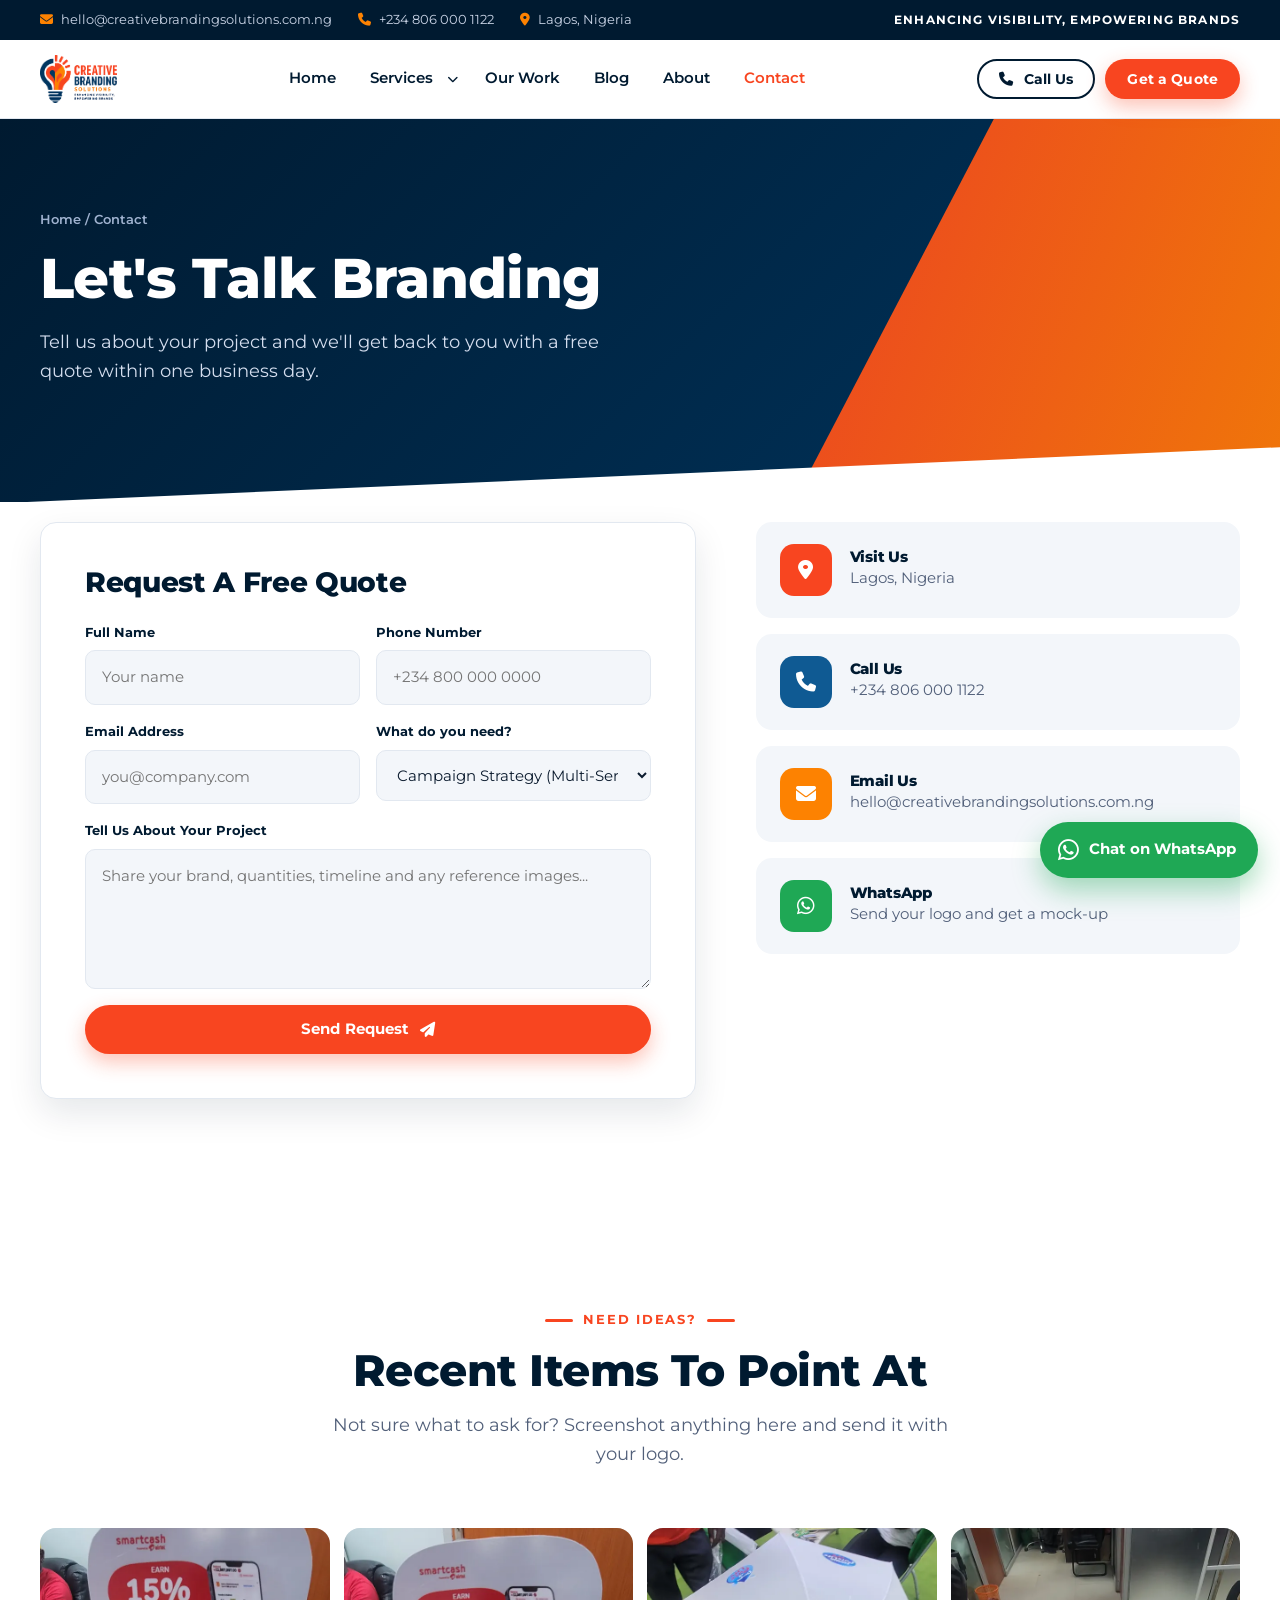
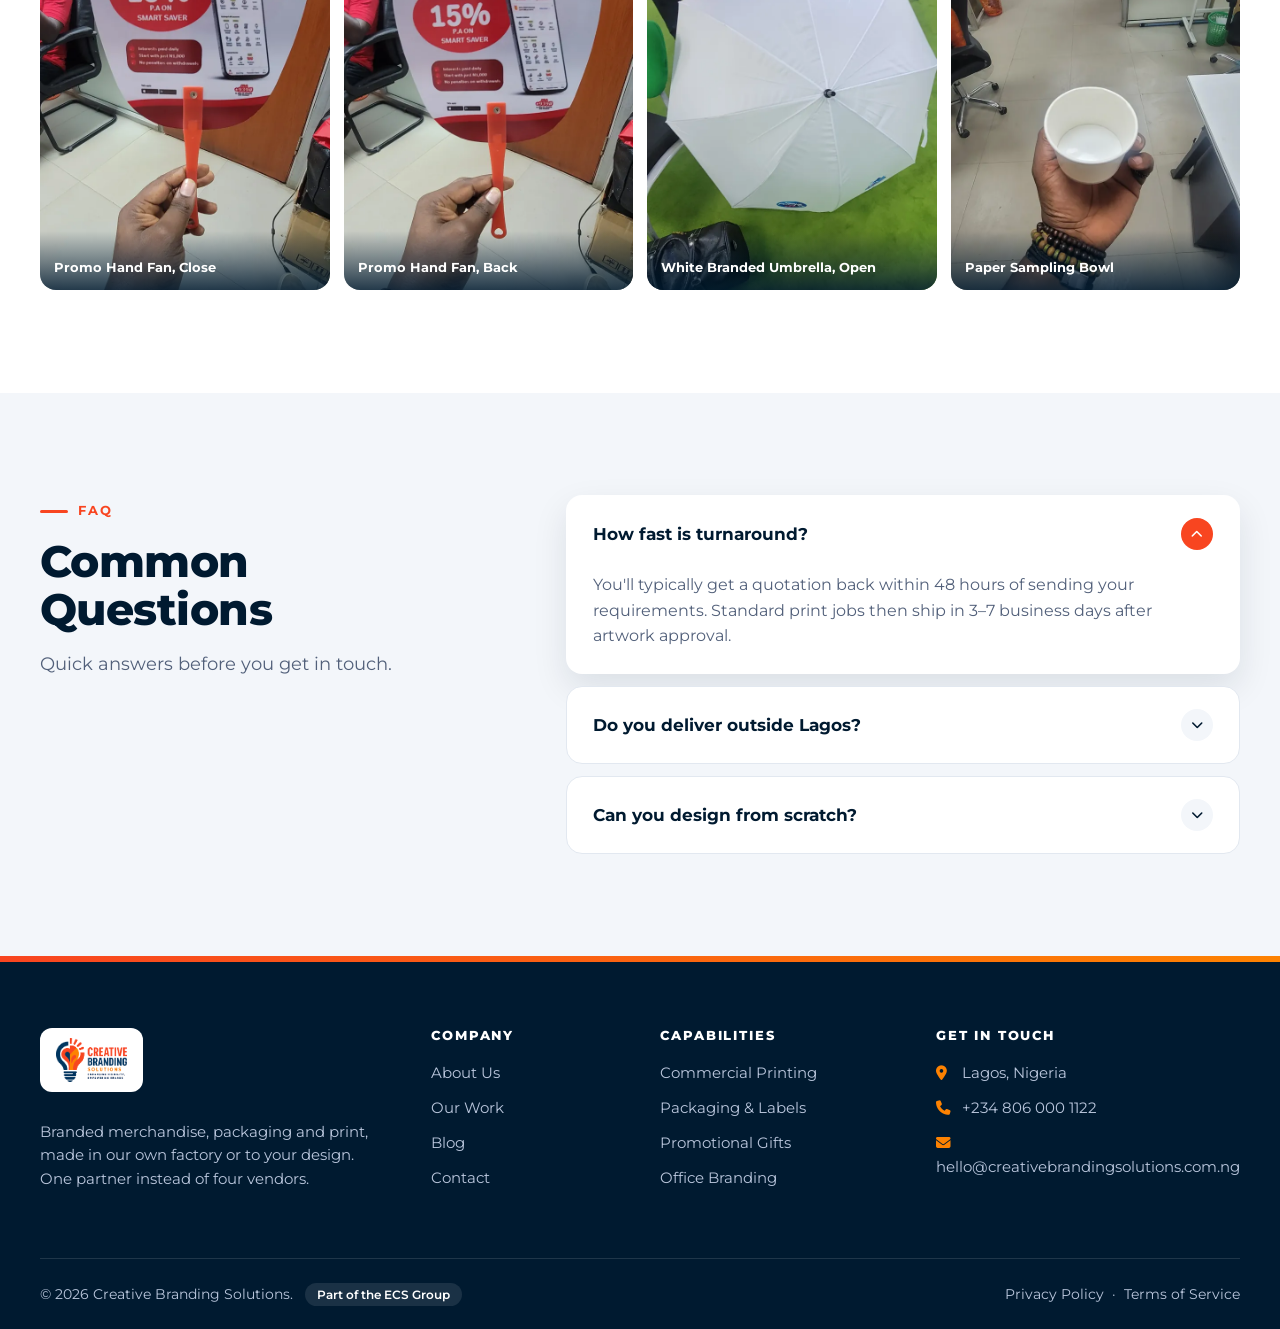
<file: contact.html>
<!DOCTYPE html>
<html lang="en">
<head>
<meta charset="UTF-8" />
<meta name="viewport" content="width=device-width, initial-scale=1.0" />
<title>Contact Us | Creative Branding Solutions</title>
<meta name="description" content="Get in touch with Creative Branding Solutions for a free quote on printing, packaging, vehicle branding or promotional merchandise." />
<link rel="icon" href="assets/images/favicon-32.png" sizes="32x32" type="image/png" />
<link rel="icon" href="assets/images/favicon.png" type="image/png" />
<link rel="apple-touch-icon" href="assets/images/favicon.png" />
<link rel="preconnect" href="https://fonts.googleapis.com">
<link rel="preconnect" href="https://fonts.gstatic.com" crossorigin>
<link href="https://fonts.googleapis.com/css2?family=Montserrat:ital,wght@0,300;0,400;0,500;0,600;0,700;0,800;0,900;1,400;1,500;1,600&display=swap" rel="stylesheet">
<link rel="stylesheet" href="https://cdnjs.cloudflare.com/ajax/libs/font-awesome/6.5.0/css/all.min.css">
<link rel="stylesheet" href="assets/css/style.css" />
<link rel="canonical" href="https://creativebrandingsolutions.ng/contact.html" />
<meta name="robots" content="index, follow, max-image-preview:large" />
<meta name="theme-color" content="#001A30" />
<meta property="og:type" content="website" />
<meta property="og:site_name" content="Creative Branding Solutions" />
<meta property="og:locale" content="en_NG" />
<meta property="og:title" content="Contact Us | Creative Branding Solutions" />
<meta property="og:description" content="Get in touch with Creative Branding Solutions for a free quote on printing, packaging, vehicle branding or promotional merchandise." />
<meta property="og:url" content="https://creativebrandingsolutions.ng/contact.html" />
<meta property="og:image" content="https://creativebrandingsolutions.ng/assets/images/logo-full.png" />
<meta name="twitter:card" content="summary_large_image" />
<meta name="twitter:title" content="Contact Us | Creative Branding Solutions" />
<meta name="twitter:description" content="Get in touch with Creative Branding Solutions for a free quote on printing, packaging, vehicle branding or promotional merchandise." />
<meta name="twitter:image" content="https://creativebrandingsolutions.ng/assets/images/logo-full.png" />
<script type="application/ld+json">
{
  "@context": "https://schema.org",
  "@type": "ProfessionalService",
  "@id": "https://creativebrandingsolutions.ng/#organization",
  "name": "Creative Branding Solutions",
  "alternateName": "CBS",
  "url": "https://creativebrandingsolutions.ng/",
  "logo": "https://creativebrandingsolutions.ng/assets/images/logo-icon.png",
  "image": "https://creativebrandingsolutions.ng/assets/images/logo-icon.png",
  "description": "Strategic brand-execution partner running POSM, print, packaging and corporate gifting as one integrated campaign across Nigeria, backed by in-house manufacturing.",
  "email": "hello@creativebrandingsolutions.com.ng",
  "telephone": "+234-806-000-1122",
    "areaServed": {
    "@type": "Country",
    "name": "Nigeria"
  },
  "address": [
    {
      "@type": "PostalAddress",
      "addressLocality": "Lagos",
      "addressCountry": "NG"
    }
  ],
  "parentOrganization": {
    "@type": "Organization",
    "name": "ECS Group"
  },
  "makesOffer": [
    { "@type": "Offer", "itemOffered": { "@type": "Service", "name": "Commercial & Marketing Materials Printing" } },
    { "@type": "Offer", "itemOffered": { "@type": "Service", "name": "Packaging & Labels" } },
    { "@type": "Offer", "itemOffered": { "@type": "Service", "name": "Vehicle & Environmental Branding" } },
    { "@type": "Offer", "itemOffered": { "@type": "Service", "name": "Gift & Promotional Branding" } },
    { "@type": "Offer", "itemOffered": { "@type": "Service", "name": "Office & Workspace Branding" } }
  ]
}
</script>
<script type="application/ld+json">
{
  "@context": "https://schema.org",
  "@type": "BreadcrumbList",
  "itemListElement": [
    { "@type": "ListItem", "position": 1, "name": "Home", "item": "https://creativebrandingsolutions.ng/" },
    { "@type": "ListItem", "position": 2, "name": "Contact", "item": "https://creativebrandingsolutions.ng/contact.html" }
  ]
}
</script>
<script type="application/ld+json">
{
  "@context": "https://schema.org",
  "@type": "FAQPage",
  "mainEntity": [
    {
      "@type": "Question",
      "name": "How fast is turnaround?",
      "acceptedAnswer": {
        "@type": "Answer",
        "text": "You will typically get a quotation back within 48 hours of sending your requirements. Standard print jobs then ship in 3\u20137 business days after artwork approval."
      }
    },
    {
      "@type": "Question",
      "name": "Do you deliver outside Lagos?",
      "acceptedAnswer": {
        "@type": "Answer",
        "text": "Yes. We're based in Lagos and deliver nationwide. For large jobs outside Lagos, we plan logistics in advance so timelines stay on track."
      }
    },
    {
      "@type": "Question",
      "name": "Can you design from scratch?",
      "acceptedAnswer": {
        "@type": "Answer",
        "text": "Absolutely. Our in-house creative team can build your artwork from a brief, or work from your existing brand files."
      }
    }
  ]
}
</script>
</head>
<body>

<div class="topbar">
  <div class="container">
    <div class="topbar-left">
      <span><i class="fa-solid fa-envelope"></i><a href="mailto:hello@creativebrandingsolutions.com.ng">hello@creativebrandingsolutions.com.ng</a></span>
      <span><i class="fa-solid fa-phone"></i><a href="tel:+2348060001122">+234 806 000 1122</a></span>
      <span><i class="fa-solid fa-location-dot"></i>Lagos, Nigeria</span>
    </div>
    <div class="topbar-right">Enhancing Visibility, Empowering Brands</div>
  </div>
</div>
<header class="site-header">
  <div class="container nav">
    <a href="index.html" class="brand" aria-label="Creative Branding Solutions, home"><img src="assets/images/cbslegitlogo.png" alt="Creative Branding Solutions" /></a>
    <nav class="nav-menu" id="navMenu" aria-label="Main">
      <a href="index.html">Home</a>
      <div class="nav-item has-dropdown">
        <a href="services.html">Services</a>
        <button class="nav-caret" type="button" aria-label="Show services" aria-expanded="false"><i class="fa-solid fa-chevron-down"></i></button>
        <div class="nav-dropdown"><div class="nav-dropdown-panel"><a href="services.html#print"><i class="fa-solid fa-file-lines"></i><span>Commercial &amp; Marketing Print</span></a><a href="services.html#packaging"><i class="fa-solid fa-box"></i><span>Packaging &amp; Labels</span></a><a href="services.html#vehicle"><i class="fa-solid fa-truck"></i><span>Vehicle &amp; Visual Graphics</span></a><a href="services.html#gifts"><i class="fa-solid fa-gift"></i><span>Gifts &amp; Promotional</span></a><a href="services.html#office"><i class="fa-solid fa-building"></i><span>Office &amp; Workspace</span></a></div></div>
      </div>
      <a href="portfolio.html">Our Work</a>
      <a href="blog.html">Blog</a>
      <a href="about.html">About</a>
      <a href="contact.html" class="is-active">Contact</a>
    </nav>
    <div class="nav-cta">
      <a href="tel:+2348060001122" class="btn btn--outline btn--sm"><i class="fa-solid fa-phone"></i> Call Us</a>
      <a href="contact.html" class="btn btn--primary btn--sm">Get a Quote</a>
      <button class="nav-toggle" type="button" aria-label="Open menu" aria-controls="navMenu" aria-expanded="false"><i class="fa-solid fa-bars"></i></button>
    </div>
  </div>
</header>
<div class="nav-overlay"></div>

<main>
<header class="page-hero">
  <div class="container">
    <div class="crumbs"><a href="index.html">Home</a> / Contact</div>
    <h1>Let's Talk Branding</h1>
    <p>Tell us about your project and we'll get back to you with a free quote within one business day.</p>
  </div>
</header>

<section class="section" style="padding-top:20px;">
  <div class="container contact-wrap">
    <div class="form-card">
      <h2>Request A Free Quote</h2>
      <form id="quoteForm">
        <div class="form-row">
          <div class="form-group"><label for="name">Full Name</label><input type="text" id="name" placeholder="Your name" required /></div>
          <div class="form-group"><label for="phone">Phone Number</label><input type="tel" id="phone" placeholder="+234 800 000 0000" required /></div>
        </div>
        <div class="form-row">
          <div class="form-group"><label for="email">Email Address</label><input type="email" id="email" placeholder="you@company.com" required /></div>
          <div class="form-group"><label for="service">What do you need?</label>
            <select id="service">
              <option>Campaign Strategy (Multi-Service)</option>
              <option>Commercial Printing</option>
              <option>Packaging &amp; Labels</option>
              <option>Apparel &amp; Uniforms</option>
              <option>Gifts &amp; Promotional Items</option>
              <option>Office Branding</option>
              <option>Enterprise / Executive Tier Enquiry</option>
              <option>Not Sure Yet</option>
            </select>
          </div>
        </div>
        <div class="form-row">
          <div class="form-group full"><label for="message">Tell Us About Your Project</label><textarea id="message" placeholder="Share your brand, quantities, timeline and any reference images..."></textarea></div>
        </div>
        <button type="submit" class="btn btn--primary btn--block">Send Request <i class="fa-solid fa-paper-plane"></i></button>
        <p id="formNote" class="form-note"></p>
      </form>
    </div>
    <div class="info-stack">
      <div class="info"><i class="fa-solid fa-location-dot"></i><div><h4>Visit Us</h4><p>Lagos, Nigeria</p></div></div>
      <a class="info" href="tel:+2348060001122"><i class="fa-solid fa-phone"></i><div><h4>Call Us</h4><p>+234 806 000 1122</p></div></a>
      <a class="info" href="mailto:hello@creativebrandingsolutions.com.ng"><i class="fa-solid fa-envelope"></i><div><h4>Email Us</h4><p>hello@creativebrandingsolutions.com.ng</p></div></a>
      <a class="info" href="https://wa.me/2348060001122?text=Hi%20CBS%2C%20I%27d%20like%20a%20mock-up.%20Here%20is%20my%20logo%3A" target="_blank" rel="noopener"><i class="fa-brands fa-whatsapp"></i><div><h4>WhatsApp</h4><p>Send your logo and get a mock-up</p></div></a>
    </div>
  </div>
</section>

<section class="section">
  <div class="container">
    <div class="section-head center">
      <div class="eyebrow">Need Ideas?</div>
      <h2>Recent Items To Point At</h2>
      <p>Not sure what to ask for? Screenshot anything here and send it with your logo.</p>
    </div>
    <div class="photo-band photo-band--4"><figure><img src="assets/images/work/handheld-fans-05.webp" alt="Promo Hand Fan, Close" style="object-position:center 40%" loading="lazy" /><figcaption>Promo Hand Fan, Close</figcaption></figure><figure><img src="assets/images/work/handheld-fans-06.webp" alt="Promo Hand Fan, Back" style="object-position:center 40%" loading="lazy" /><figcaption>Promo Hand Fan, Back</figcaption></figure><figure><img src="assets/images/work/umbrellas-02.webp" alt="White Branded Umbrella, Open" style="object-position:center 40%" loading="lazy" /><figcaption>White Branded Umbrella, Open</figcaption></figure><figure><img src="assets/images/work/drinkware-and-cups-09.webp" alt="Paper Sampling Bowl" style="object-position:center 50%" loading="lazy" /><figcaption>Paper Sampling Bowl</figcaption></figure></div>
  </div>
</section>

<section class="section section--mist" id="faq">
  <div class="container faq-layout">
    <div class="section-head">
      <div class="eyebrow">FAQ</div>
      <h2>Common Questions</h2>
      <p>Quick answers before you get in touch.</p>
    </div>
    <div class="faq-list">
      <div class="faq-item is-open">
        <button class="faq-question" type="button"><span>How fast is turnaround?</span><i class="fa-solid fa-chevron-down"></i></button>
        <div class="faq-answer"><p>You'll typically get a quotation back within 48 hours of sending your requirements. Standard print jobs then ship in 3–7 business days after artwork approval.</p></div>
      </div>
      <div class="faq-item">
        <button class="faq-question" type="button"><span>Do you deliver outside Lagos?</span><i class="fa-solid fa-chevron-down"></i></button>
        <div class="faq-answer"><p>Yes. We're based in Lagos and deliver nationwide. For large jobs outside Lagos, we plan logistics in advance so timelines stay on track.</p></div>
      </div>
      <div class="faq-item">
        <button class="faq-question" type="button"><span>Can you design from scratch?</span><i class="fa-solid fa-chevron-down"></i></button>
        <div class="faq-answer"><p>Absolutely. Our in-house creative team can build your artwork from a brief, or work from your existing brand files.</p></div>
      </div>
    </div>
  </div>
</section>
</main>

<footer class="site-footer">
  <div class="container">
    <div class="footer-grid">
      <div>
        <span class="footer-logo"><img src="assets/images/cbslegitlogo.png" alt="Creative Branding Solutions" /></span>
        <p>Branded merchandise, packaging and print, made in our own factory or to your design. One partner instead of four vendors.</p>
      </div>
      <div>
        <h4>Company</h4>
        <ul>
          <li><a href="about.html">About Us</a></li>
          <li><a href="portfolio.html">Our Work</a></li>
          <li><a href="blog.html">Blog</a></li>
          <li><a href="contact.html">Contact</a></li>
        </ul>
      </div>
      <div>
        <h4>Capabilities</h4>
        <ul>
          <li><a href="services.html#print">Commercial Printing</a></li>
          <li><a href="services.html#packaging">Packaging &amp; Labels</a></li>
          <li><a href="services.html#gifts">Promotional Gifts</a></li>
          <li><a href="services.html#office">Office Branding</a></li>
        </ul>
      </div>
      <div>
        <h4>Get In Touch</h4>
        <ul>
          <li><i class="fa-solid fa-location-dot"></i>Lagos, Nigeria</li>
          <li><i class="fa-solid fa-phone"></i><a href="tel:+2348060001122">+234 806 000 1122</a></li>
          <li><i class="fa-solid fa-envelope"></i><a href="mailto:hello@creativebrandingsolutions.com.ng">hello@creativebrandingsolutions.com.ng</a></li>
        </ul>
      </div>
    </div>
    <div class="footer-bottom">
      <div><span>© 2026 Creative Branding Solutions.</span><span class="ecs-tag">Part of the ECS Group</span></div>
      <div><a href="privacy.html">Privacy Policy</a> &nbsp;·&nbsp; <a href="terms.html">Terms of Service</a></div>
    </div>
  </div>
</footer>

<div class="float-stack">
  <a href="https://wa.me/2348060001122" class="wa-float" aria-label="Chat on WhatsApp"><i class="fa-brands fa-whatsapp"></i><span>Chat on WhatsApp</span></a>
</div>

<script src="assets/js/main.js"></script>
<script src="assets/js/enquiry.js"></script>
</body>
</html>
</file>
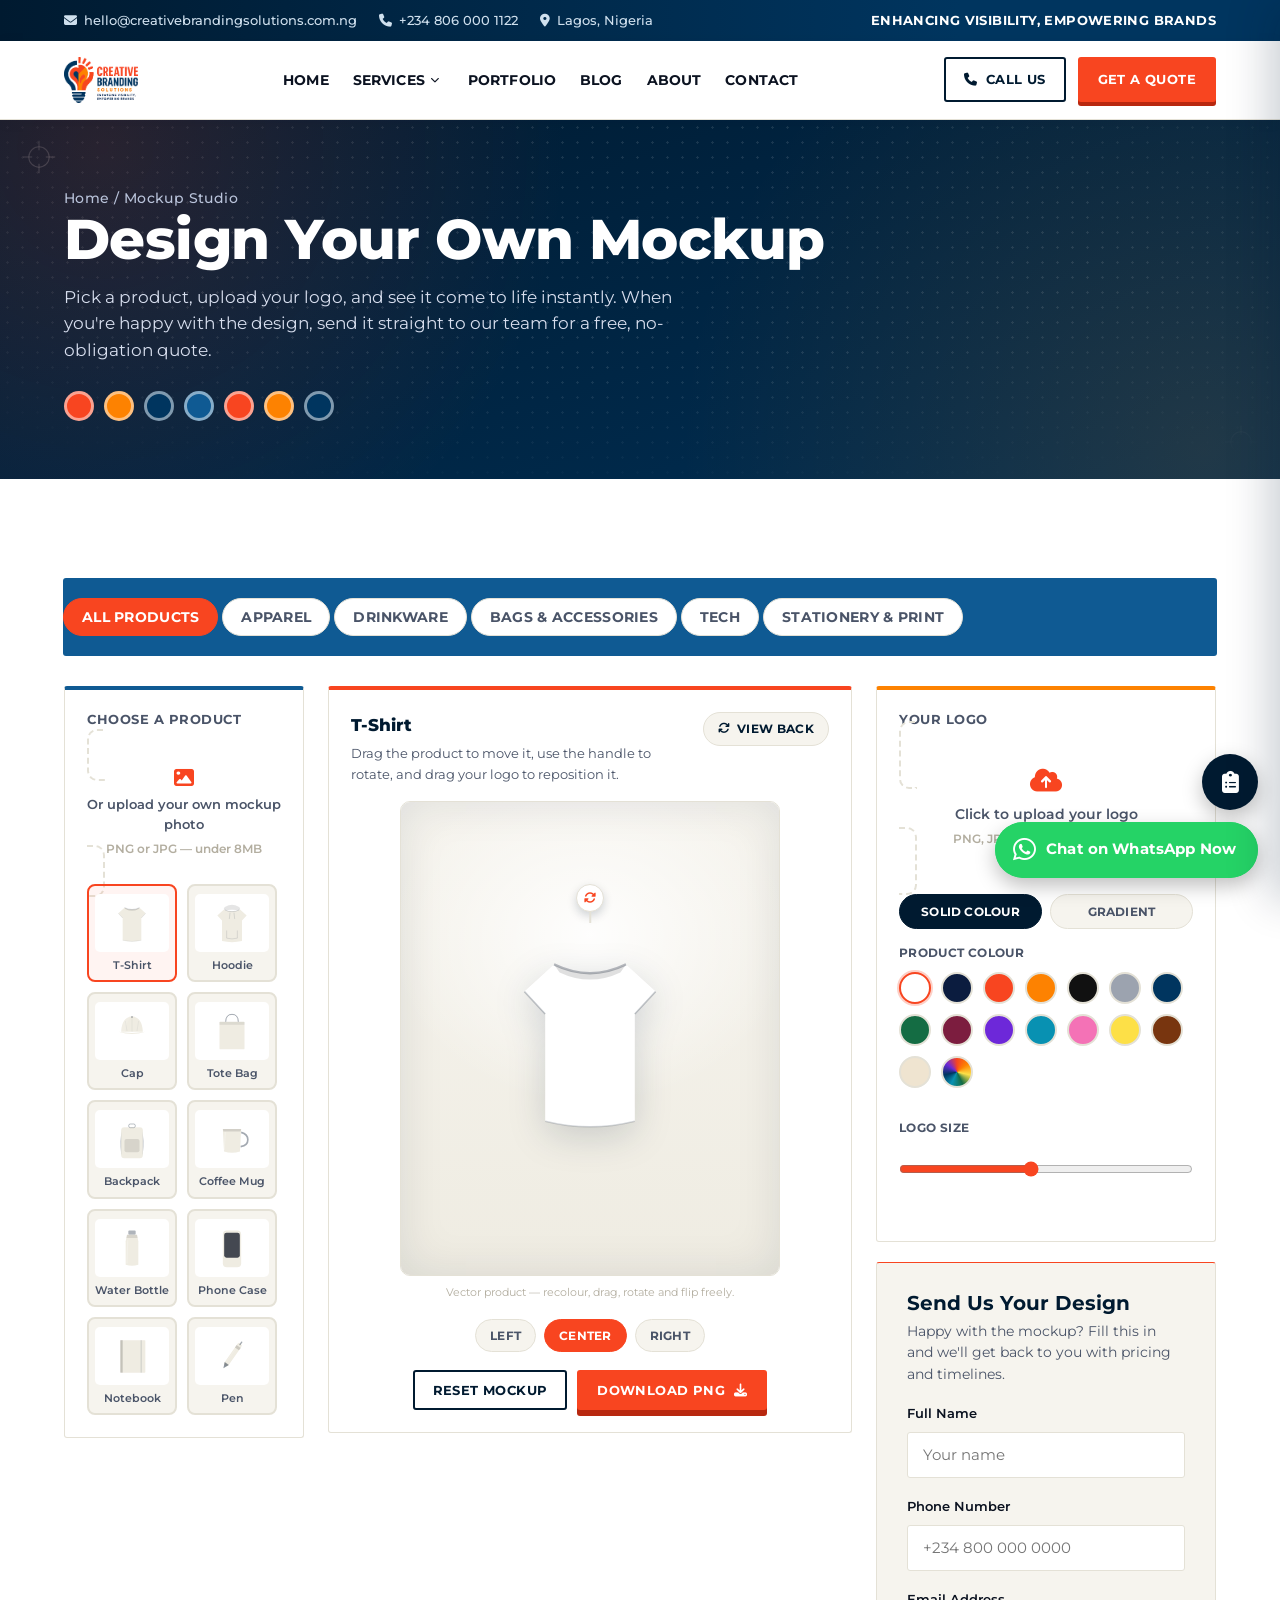
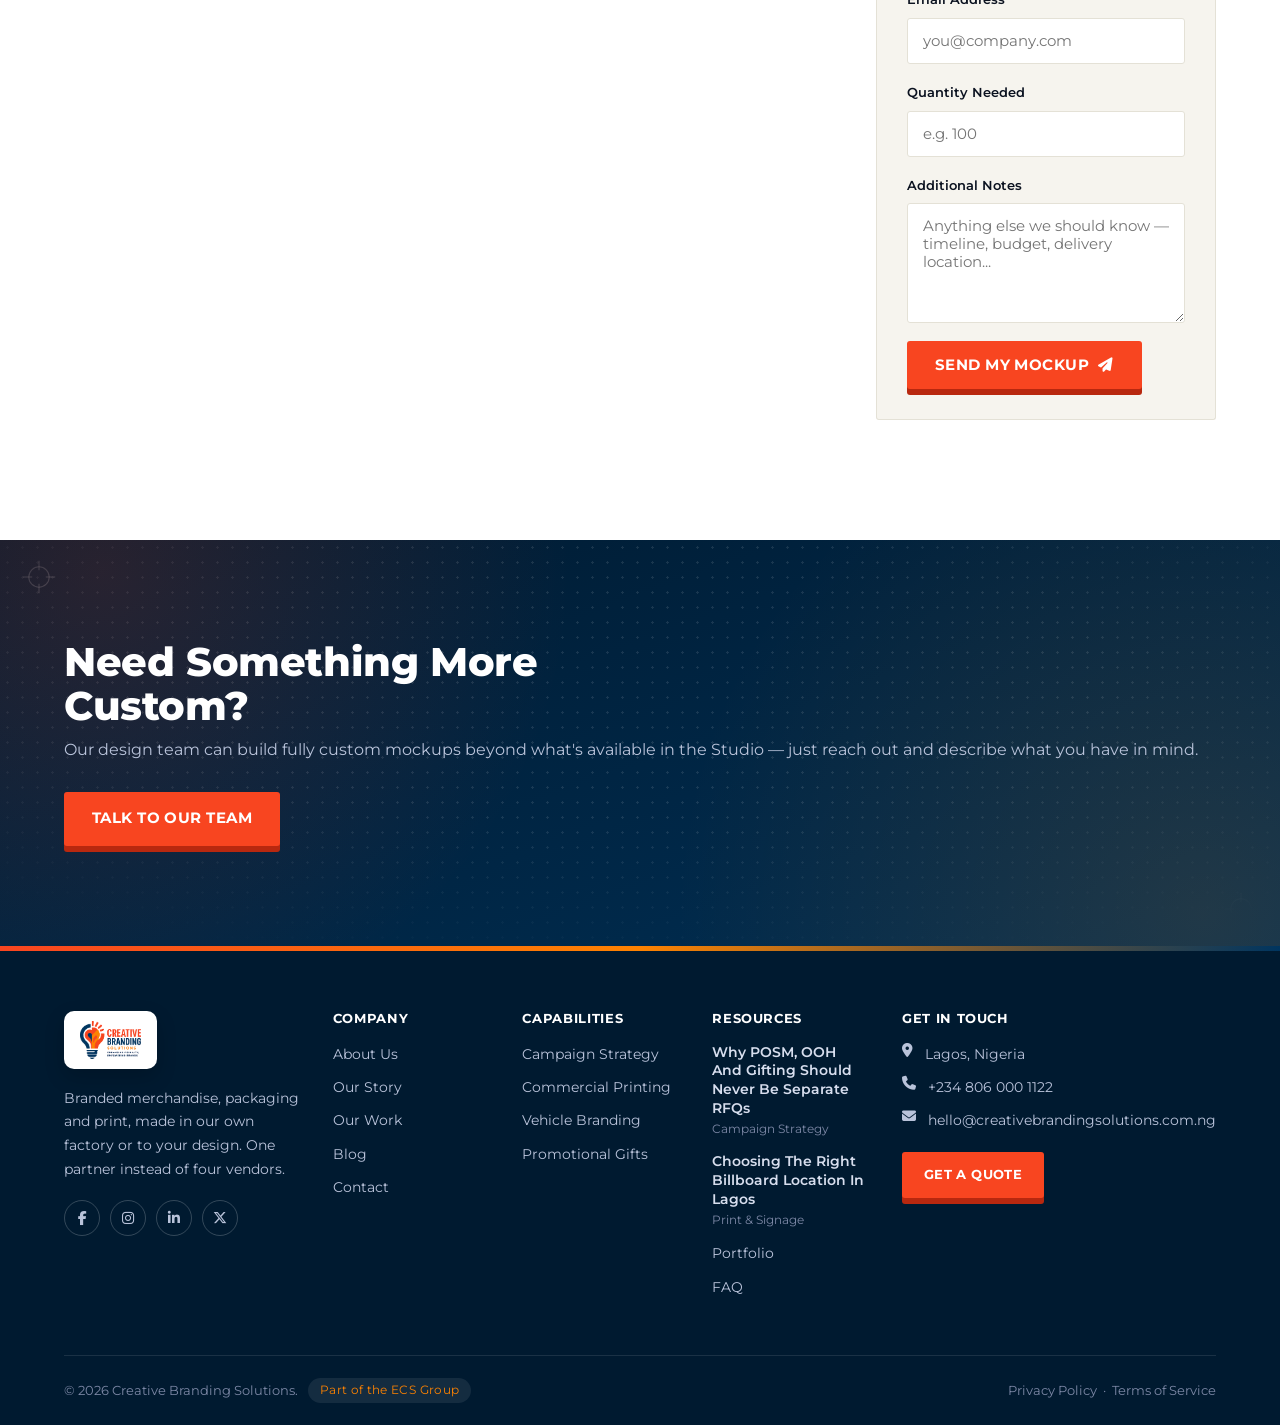
<file: mockup-studio.html>
<!DOCTYPE html>
<html lang="en">
<head>
<meta charset="UTF-8" />
<meta name="viewport" content="width=device-width, initial-scale=1.0" />
<title>Mockup Studio | Creative Branding Solutions</title>
<meta name="description" content="Design your own product mockup with Creative Branding Solutions — upload your logo, choose a product and colour, position your branding, and send us your design for a free quote." />
<link rel="icon" href="assets/images/favicon-32.png" sizes="32x32" type="image/png" />
<link rel="icon" href="assets/images/favicon.png" type="image/png" />
<link rel="apple-touch-icon" href="assets/images/favicon.png" />
<link rel="preconnect" href="https://fonts.googleapis.com">
<link rel="preconnect" href="https://fonts.gstatic.com" crossorigin>
<link href="https://fonts.googleapis.com/css2?family=Montserrat:ital,wght@0,300;0,400;0,500;0,600;0,700;0,800;0,900;1,400;1,500;1,600&display=swap" rel="stylesheet">
<link rel="stylesheet" href="https://cdnjs.cloudflare.com/ajax/libs/font-awesome/6.5.0/css/all.min.css">
<link rel="stylesheet" href="assets/css/legacy-studio.css" />
<link rel="canonical" href="https://creativebrandingsolutions.ng/mockup-studio.html" />
<meta name="robots" content="index, follow, max-image-preview:large" />
<meta name="theme-color" content="#001A30" />
<meta property="og:type" content="website" />
<meta property="og:site_name" content="Creative Branding Solutions" />
<meta property="og:locale" content="en_NG" />
<meta property="og:title" content="Mockup Studio | Creative Branding Solutions" />
<meta property="og:description" content="Design your own product mockup with Creative Branding Solutions — upload your logo, choose a product and colour, position your branding, and send us your design for a free quote." />
<meta property="og:url" content="https://creativebrandingsolutions.ng/mockup-studio.html" />
<meta property="og:image" content="https://creativebrandingsolutions.ng/assets/images/logo-full.png" />
<meta name="twitter:card" content="summary_large_image" />
<meta name="twitter:title" content="Mockup Studio | Creative Branding Solutions" />
<meta name="twitter:description" content="Design your own product mockup with Creative Branding Solutions — upload your logo, choose a product and colour, position your branding, and send us your design for a free quote." />
<meta name="twitter:image" content="https://creativebrandingsolutions.ng/assets/images/logo-full.png" />
<script type="application/ld+json">
{
  "@context": "https://schema.org",
  "@type": "ProfessionalService",
  "@id": "https://creativebrandingsolutions.ng/#organization",
  "name": "Creative Branding Solutions",
  "alternateName": "CBS",
  "url": "https://creativebrandingsolutions.ng/",
  "logo": "https://creativebrandingsolutions.ng/assets/images/logo-icon.png",
  "image": "https://creativebrandingsolutions.ng/assets/images/logo-icon.png",
  "description": "Strategic brand-execution partner running POSM, print, packaging and corporate gifting as one integrated campaign across Nigeria, backed by in-house manufacturing.",
  "email": "hello@creativebrandingsolutions.com.ng",
  "telephone": "+234-806-000-1122",
    "areaServed": {
    "@type": "Country",
    "name": "Nigeria"
  },
  "address": [
    {
      "@type": "PostalAddress",
      "addressLocality": "Lagos",
      "addressCountry": "NG"
    }
  ],
  "parentOrganization": {
    "@type": "Organization",
    "name": "ECS Group"
  },
  "makesOffer": [
    { "@type": "Offer", "itemOffered": { "@type": "Service", "name": "Commercial & Marketing Materials Printing" } },
    { "@type": "Offer", "itemOffered": { "@type": "Service", "name": "Packaging & Labels" } },
    { "@type": "Offer", "itemOffered": { "@type": "Service", "name": "Vehicle & Environmental Branding" } },
    { "@type": "Offer", "itemOffered": { "@type": "Service", "name": "Gift & Promotional Branding" } },
    { "@type": "Offer", "itemOffered": { "@type": "Service", "name": "Office & Workspace Branding" } }
  ]
}
</script>
<script type="application/ld+json">
{
  "@context": "https://schema.org",
  "@type": "BreadcrumbList",
  "itemListElement": [
    { "@type": "ListItem", "position": 1, "name": "Home", "item": "https://creativebrandingsolutions.ng/" },
    { "@type": "ListItem", "position": 2, "name": "Mockup Studio", "item": "https://creativebrandingsolutions.ng/mockup-studio.html" }
  ]
}
</script>
</head>
<body>

<div class="topbar">
  <div class="container">
    <div class="topbar-left">
      <span><i class="fa-solid fa-envelope"></i> hello@creativebrandingsolutions.com.ng</span>
      <span><i class="fa-solid fa-phone"></i> +234 806 000 1122</span>
      <span><i class="fa-solid fa-location-dot"></i> Lagos, Nigeria</span>
    </div>
    <div class="topbar-right">Enhancing Visibility, Empowering Brands</div>
  </div>
</div>

<div class="navwrap">
  <nav class="container">
    <a href="index.html" class="brand">
      <img src="assets/images/cbslegitlogo.png" alt="Creative Branding Solutions logo" />
    </a>
    <div class="navlinks">
      <a href="index.html">Home</a>
      <div class="nav-item has-mega">
      <a href="services.html" class="nav-mega-trigger">Services</a>
      <button class="nav-mega-toggle" type="button" aria-label="Toggle services menu" aria-expanded="false"><i class="fa-solid fa-chevron-down"></i></button>
      <div class="nav-mega">
        <div class="nav-mega-panel">
        <div class="nav-mega-grid">
          <a href="services.html#print" class="nav-mega-item"><i class="fa-solid fa-file-lines"></i><span>Commercial &amp; Marketing Print</span></a>
          <a href="services.html#packaging" class="nav-mega-item"><i class="fa-solid fa-box"></i><span>Packaging &amp; Labels</span></a>
          <a href="services.html#vehicle" class="nav-mega-item"><i class="fa-solid fa-truck"></i><span>Vehicle &amp; Environmental</span></a>
          <a href="services.html#gifts" class="nav-mega-item"><i class="fa-solid fa-gift"></i><span>Gifts &amp; Promotional</span></a>
          <a href="services.html#office" class="nav-mega-item"><i class="fa-solid fa-building"></i><span>Office &amp; Workspace</span></a>
        </div>
        <a href="services.html" class="nav-mega-viewall">View All Five Capabilities <i class="fa-solid fa-arrow-right"></i></a>
        </div>
      </div>
    </div>
      <a href="portfolio.html">Portfolio</a>
      <a href="blog.html">Blog</a>
      <a href="about.html">About</a>
      <a href="contact.html">Contact</a>
    </div>
    <div class="nav-cta">
      <a href="tel:+2348060001122" class="btn btn-outline btn-sm"><i class="fa-solid fa-phone"></i> Call Us</a>
      <a href="contact.html" class="btn btn-primary btn-sm">Get a Quote</a>
    </div>
    <button class="navtoggle" aria-label="Menu"><i class="fa-solid fa-bars"></i></button>
  </nav>
<div class="nav-overlay"></div>
</div>

<!-- PAGE HEAD -->
<header class="pagehead halftone">
  <div class="container">
    <div class="crumbs"><a href="index.html">Home</a> / Mockup Studio</div>
    <h1>Design Your Own Mockup</h1>
    <p style="max-width:620px;color:#d7deee;font-size:16.5px;">Pick a product, upload your logo, and see it come to life instantly. When you're happy with the design, send it straight to our team for a free, no-obligation quote.</p>
    <div class="swatch-strip" aria-hidden="true">
      <span style="background:var(--flame);"></span>
      <span style="background:var(--amber);"></span>
      <span style="background:var(--navy);"></span>
      <span style="background:var(--navy-mid);"></span>
      <span style="background:var(--flame);"></span>
      <span style="background:var(--amber);"></span>
      <span style="background:var(--navy);"></span>
    </div>
  </div>
</header>

<!-- STUDIO -->
<section>
  <div class="container">

    <div class="strip bg-teal-solid" style="margin:-1px -1px 30px;border-radius:var(--radius);">
      <div class="filter-tabs" style="padding-top:20px;padding-bottom:20px;">
        <button class="filter-tab is-active" data-filter="all">All Products</button>
        <button class="filter-tab" data-filter="apparel">Apparel</button>
        <button class="filter-tab" data-filter="drinkware">Drinkware</button>
        <button class="filter-tab" data-filter="bags">Bags &amp; Accessories</button>
        <button class="filter-tab" data-filter="tech">Tech</button>
        <button class="filter-tab" data-filter="print">Stationery &amp; Print</button>
      </div>
    </div>

    <div class="studio-layout">

      <!-- PRODUCT SELECTOR -->
      <div class="studio-panel">
        <h4>Choose A Product</h4>

        <label class="upload-box upload-box-compact" for="mockupUpload">
          <i class="fa-solid fa-image"></i>
          <span>Or upload your own mockup photo</span>
          <small>PNG or JPG — under 8MB</small>
        </label>
        <input type="file" id="mockupUpload" accept="image/*" style="display:none;" />
        <p id="customMockupNote" style="display:none;font-size:12.5px;color:var(--ink-soft);margin:-8px 0 14px;">
          Using your uploaded photo — <a href="#" id="clearCustomMockup" style="color:var(--flame);font-weight:600;">use a library product instead</a>
        </p>

        <div class="product-grid" id="productGrid"></div>
      </div>

      <!-- CANVAS PREVIEW -->
      <div class="studio-canvas-wrap">
        <div class="studio-canvas-head">
          <div>
            <div class="studio-product-name" id="studioProductName">T-Shirt</div>
            <p class="studio-hint" id="studioHint">Drag the product to move it, use the handle to rotate, and drag your logo to reposition it.</p>
          </div>
          <button type="button" class="side-toggle" id="sideToggleBtn" aria-label="Flip to back view">
            <i class="fa-solid fa-arrows-rotate"></i> <span id="sideToggleLabel">View Back</span>
          </button>
        </div>

        <div class="studio-canvas" id="studioCanvas">
          <div class="canvas-backdrop"></div>

          <!-- Vector product mount: draggable (move) + rotatable, front/back swappable -->
          <div class="product-mount" id="productMount">
            <svg id="productSvg" class="product-svg" viewBox="0 0 300 300" aria-hidden="true">
              <defs></defs>
              <g id="productArt"></g>
            </svg>
            <div class="logo-mount" id="logoMount" style="display:none;">
              <img class="logo-img" id="logoOverlay" alt="Your logo" draggable="false" />
            </div>
            <button type="button" class="rotate-handle" id="rotateHandle" aria-label="Drag to rotate product" title="Drag to rotate">
              <i class="fa-solid fa-rotate"></i>
            </button>
          </div>

          <!-- Legacy full-frame mount, shown only for an uploaded custom photo -->
          <div class="custom-photo-mount" id="customPhotoMount" style="display:none;">
            <img class="mockup-base" id="mockupImage" alt="Your uploaded mockup photo" />
            <div class="mockup-recolor" id="mockupRecolor"></div>
            <div class="mockup-vignette"></div>
          </div>
        </div>
        <p class="studio-credit" id="studioCredit">Vector product — recolour, drag, rotate and flip freely.</p>

        <div class="position-btns">
          <button type="button" data-position="left-chest">Left</button>
          <button type="button" data-position="center" class="is-active">Center</button>
          <button type="button" data-position="right-chest">Right</button>
        </div>

        <div class="studio-actions">
          <button type="button" class="btn btn-outline btn-sm" id="resetLogoBtn">Reset Mockup</button>
          <button type="button" class="btn btn-primary btn-sm" id="downloadBtn">Download PNG <i class="fa-solid fa-download"></i></button>
        </div>
      </div>

      <!-- CONTROLS + ENQUIRY -->
      <div>
        <div class="studio-panel studio-panel-logo" style="margin-bottom:20px;">
          <h4>Your Logo</h4>
          <label class="upload-box" for="logoUpload">
            <i class="fa-solid fa-cloud-arrow-up"></i>
            <span>Click to upload your logo</span>
            <small>PNG, JPG or SVG — under 5MB</small>
          </label>
          <input type="file" id="logoUpload" accept="image/*" style="display:none;" />
          <div id="logoFileName"></div>

          <div class="studio-field" id="colorControlsField" style="margin-top:20px;">
            <div class="color-mode-toggle" id="colorModeToggle">
              <button type="button" class="is-active" data-mode="solid">Solid Colour</button>
              <button type="button" data-mode="gradient">Gradient</button>
            </div>

            <div id="solidColorPanel">
              <label>Product Colour</label>
              <div class="color-swatches" id="colorSwatches">
                <span class="swatch is-active" data-color="#ffffff" style="background:#ffffff;" title="White"></span>
                <span class="swatch" data-color="#0b1c3f" style="background:#0b1c3f;" title="Navy"></span>
                <span class="swatch" data-color="#F84520" style="background:#F84520;" title="Flame"></span>
                <span class="swatch" data-color="#FD8201" style="background:#FD8201;" title="Amber"></span>
                <span class="swatch" data-color="#111111" style="background:#111111;" title="Black"></span>
                <span class="swatch" data-color="#9ca3af" style="background:#9ca3af;" title="Grey"></span>
                <span class="swatch" data-color="#00355F" style="background:#00355F;" title="Royal Blue"></span>
                <span class="swatch" data-color="#146c43" style="background:#146c43;" title="Forest Green"></span>
                <span class="swatch" data-color="#7c1d3f" style="background:#7c1d3f;" title="Maroon"></span>
                <span class="swatch" data-color="#6d28d9" style="background:#6d28d9;" title="Purple"></span>
                <span class="swatch" data-color="#0891b2" style="background:#0891b2;" title="Teal"></span>
                <span class="swatch" data-color="#f472b6" style="background:#f472b6;" title="Pink"></span>
                <span class="swatch" data-color="#fde047" style="background:#fde047;" title="Yellow"></span>
                <span class="swatch" data-color="#78350f" style="background:#78350f;" title="Brown"></span>
                <span class="swatch" data-color="#efe4d0" style="background:#efe4d0;" title="Cream"></span>
                <label class="swatch swatch-custom" title="Pick any colour">
                  <input type="color" id="customColorInput" value="#F84520" />
                </label>
              </div>
            </div>

            <div id="gradientColorPanel" style="display:none;">
              <label>Gradient Colours</label>
              <div class="gradient-controls">
                <label class="gradient-color-field">
                  <span>Start</span>
                  <input type="color" id="gradientFrom" value="#F84520" />
                </label>
                <label class="gradient-color-field">
                  <span>End</span>
                  <input type="color" id="gradientTo" value="#00355F" />
                </label>
              </div>
              <div class="gradient-direction-btns" id="gradientDirection">
                <button type="button" class="is-active" data-dir="diagonal" title="Diagonal"><i class="fa-solid fa-arrow-down-long" style="transform:rotate(-45deg);"></i></button>
                <button type="button" data-dir="vertical" title="Vertical"><i class="fa-solid fa-arrow-down-long"></i></button>
                <button type="button" data-dir="horizontal" title="Horizontal"><i class="fa-solid fa-arrow-right-long"></i></button>
                <button type="button" data-dir="radial" title="Radial"><i class="fa-solid fa-circle-notch"></i></button>
              </div>
            </div>
          </div>

          <div class="studio-field">
            <label>Logo Size</label>
            <input type="range" class="size-range" id="sizeRange" min="40" max="200" value="110" />
          </div>
        </div>

        <div class="studio-panel contact-card">
          <h4 style="font-family:var(--display);font-size:20px;text-transform:none;letter-spacing:0;color:var(--navy-deep);margin-bottom:6px;">Send Us Your Design</h4>
          <p style="font-size:13.5px;color:var(--ink-soft);margin-bottom:18px;">Happy with the mockup? Fill this in and we'll get back to you with pricing and timelines.</p>
          <form id="studioForm">
            <div class="form-row">
              <div class="form-group">
                <label for="studioName">Full Name</label>
                <input type="text" id="studioName" placeholder="Your name" required />
              </div>
              <div class="form-group">
                <label for="studioPhone">Phone Number</label>
                <input type="tel" id="studioPhone" placeholder="+234 800 000 0000" required />
              </div>
            </div>
            <div class="form-row">
              <div class="form-group">
                <label for="studioEmail">Email Address</label>
                <input type="email" id="studioEmail" placeholder="you@company.com" required />
              </div>
              <div class="form-group">
                <label for="studioQty">Quantity Needed</label>
                <input type="number" id="studioQty" placeholder="e.g. 100" min="1" required />
              </div>
            </div>
            <div class="form-row">
              <div class="form-group full">
                <label for="studioNotes">Additional Notes</label>
                <textarea id="studioNotes" placeholder="Anything else we should know — timeline, budget, delivery location..."></textarea>
              </div>
            </div>
            <button type="submit" class="btn btn-primary btn-block">Send My Mockup <i class="fa-solid fa-paper-plane"></i></button>
            <p id="studioFormNote" style="display:none;margin-top:14px;color:var(--flame);font-weight:600;font-size:14px;"></p>
          </form>
        </div>
      </div>

    </div>
  </div>
</section>

<!-- CTA BANNER -->
<section class="cta-banner halftone">
  <div class="container">
    <div class="cta-inner">
      <div>
        <h2>Need Something More Custom?</h2>
        <p>Our design team can build fully custom mockups beyond what's available in the Studio — just reach out and describe what you have in mind.</p>
      </div>
      <div class="cta-actions">
        <a href="contact.html" class="btn btn-primary">Talk To Our Team</a>
      </div>
    </div>
  </div>
</section>

<footer>
  <div class="footer-top-stripe"></div>
  <div class="container footer-inner">
    <div class="footer-grid">
      <div>
        <div class="footer-brand">
          <span class="footer-brand-plate"><img src="assets/images/cbslegitlogo.png" alt="Creative Branding Solutions logo" /></span>
        </div>
        <p>Branded merchandise, packaging and print, made in our own factory or to your design. One partner instead of four vendors.</p>
        <div class="footer-social">
          <a href="#" aria-label="Facebook"><i class="fa-brands fa-facebook-f"></i></a>
          <a href="#" aria-label="Instagram"><i class="fa-brands fa-instagram"></i></a>
          <a href="#" aria-label="LinkedIn"><i class="fa-brands fa-linkedin-in"></i></a>
          <a href="#" aria-label="X"><i class="fa-brands fa-x-twitter"></i></a>
        </div>
      </div>
      <div>
        <h4>Company</h4>
        <ul>
          <li><a href="about.html">About Us</a></li>
          <li><a href="about.html">Our Story</a></li>
          <li><a href="portfolio.html">Our Work</a></li>
          <li><a href="blog.html">Blog</a></li>
          <li><a href="contact.html">Contact</a></li>
        </ul>
      </div>
      <div>
        <h4>Capabilities</h4>
        <ul>
          <li><a href="services.html">Campaign Strategy</a></li>
          <li><a href="services.html#print">Commercial Printing</a></li>
          <li><a href="services.html#vehicle">Vehicle Branding</a></li>
          <li><a href="services.html#gifts">Promotional Gifts</a></li>
        </ul>
      </div>
      <div>
        <h4>Resources</h4>
        <ul class="footer-posts">
          <li><a href="blog.html">Why POSM, OOH And Gifting Should Never Be Separate RFQs</a><span>Campaign Strategy</span></li>
          <li><a href="blog.html">Choosing The Right Billboard Location In Lagos</a><span>Print &amp; Signage</span></li>
        </ul>
        <ul>
          <li><a href="portfolio.html">Portfolio</a></li>
          <li><a href="contact.html#faq">FAQ</a></li>
        </ul>
      </div>
      <div class="footer-contact-col">
        <h4>Get In Touch</h4>
        <ul>
          <li><i class="fa-solid fa-location-dot"></i> &nbsp;Lagos, Nigeria</li>
          <li><i class="fa-solid fa-phone"></i> &nbsp;+234 806 000 1122</li>
          <li><i class="fa-solid fa-envelope"></i> &nbsp;hello@creativebrandingsolutions.com.ng</li>
        </ul>
        <a href="contact.html" class="btn btn-primary">Get A Quote</a>
      </div>
    </div>
    <div class="footer-bottom">
      <div class="footer-bottom-left">
        <span>© 2026 Creative Branding Solutions.</span>
        <span class="ecs-tag">Part of the ECS Group</span>
      </div>
      <span><a href="privacy.html">Privacy Policy</a> &nbsp;·&nbsp; <a href="terms.html">Terms of Service</a></span>
    </div>
  </div>
</footer>

<div class="float-stack">
  <button type="button" class="enquiry-float" id="enquiryFloat" aria-label="View enquiry list">
    <i class="fa-solid fa-clipboard-list"></i>
    <span class="enquiry-badge" id="enquiryBadge">0</span>
  </button>
  <a href="https://wa.me/2348060001122" class="wa-float" aria-label="Chat on WhatsApp Now">
    <i class="fa-brands fa-whatsapp"></i>
    <span class="wa-float-text">Chat on WhatsApp Now</span>
  </a>
</div>

<div class="enquiry-overlay" id="enquiryOverlay"></div>
<aside class="enquiry-drawer" id="enquiryDrawer">
  <div class="enquiry-drawer-head">
    <h4><i class="fa-solid fa-clipboard-list"></i> Your Enquiry List</h4>
    <button type="button" class="enquiry-close" id="enquiryCloseBtn" aria-label="Close"><i class="fa-solid fa-xmark"></i></button>
  </div>
  <div class="enquiry-drawer-body">
    <p class="enquiry-empty" id="enquiryEmpty">Your enquiry list is empty. Browse the <a href="portfolio.html">portfolio</a> and tap "Enquire" on anything you like — then send it all to us in one WhatsApp message.</p>
    <div class="enquiry-list" id="enquiryList"></div>
  </div>
  <div class="enquiry-drawer-foot">
    <button type="button" class="btn btn-outline btn-sm" id="enquiryClearBtn">Clear All</button>
    <button type="button" class="btn btn-primary" id="enquirySendBtn" disabled><i class="fa-brands fa-whatsapp"></i> Send Enquiry via WhatsApp</button>
  </div>
</aside>

<script src="assets/js/legacy-main.js"></script>
<script src="assets/js/enquiry.js"></script>
<script src="assets/js/mockup-studio.js"></script>
</body>
</html>
</file>
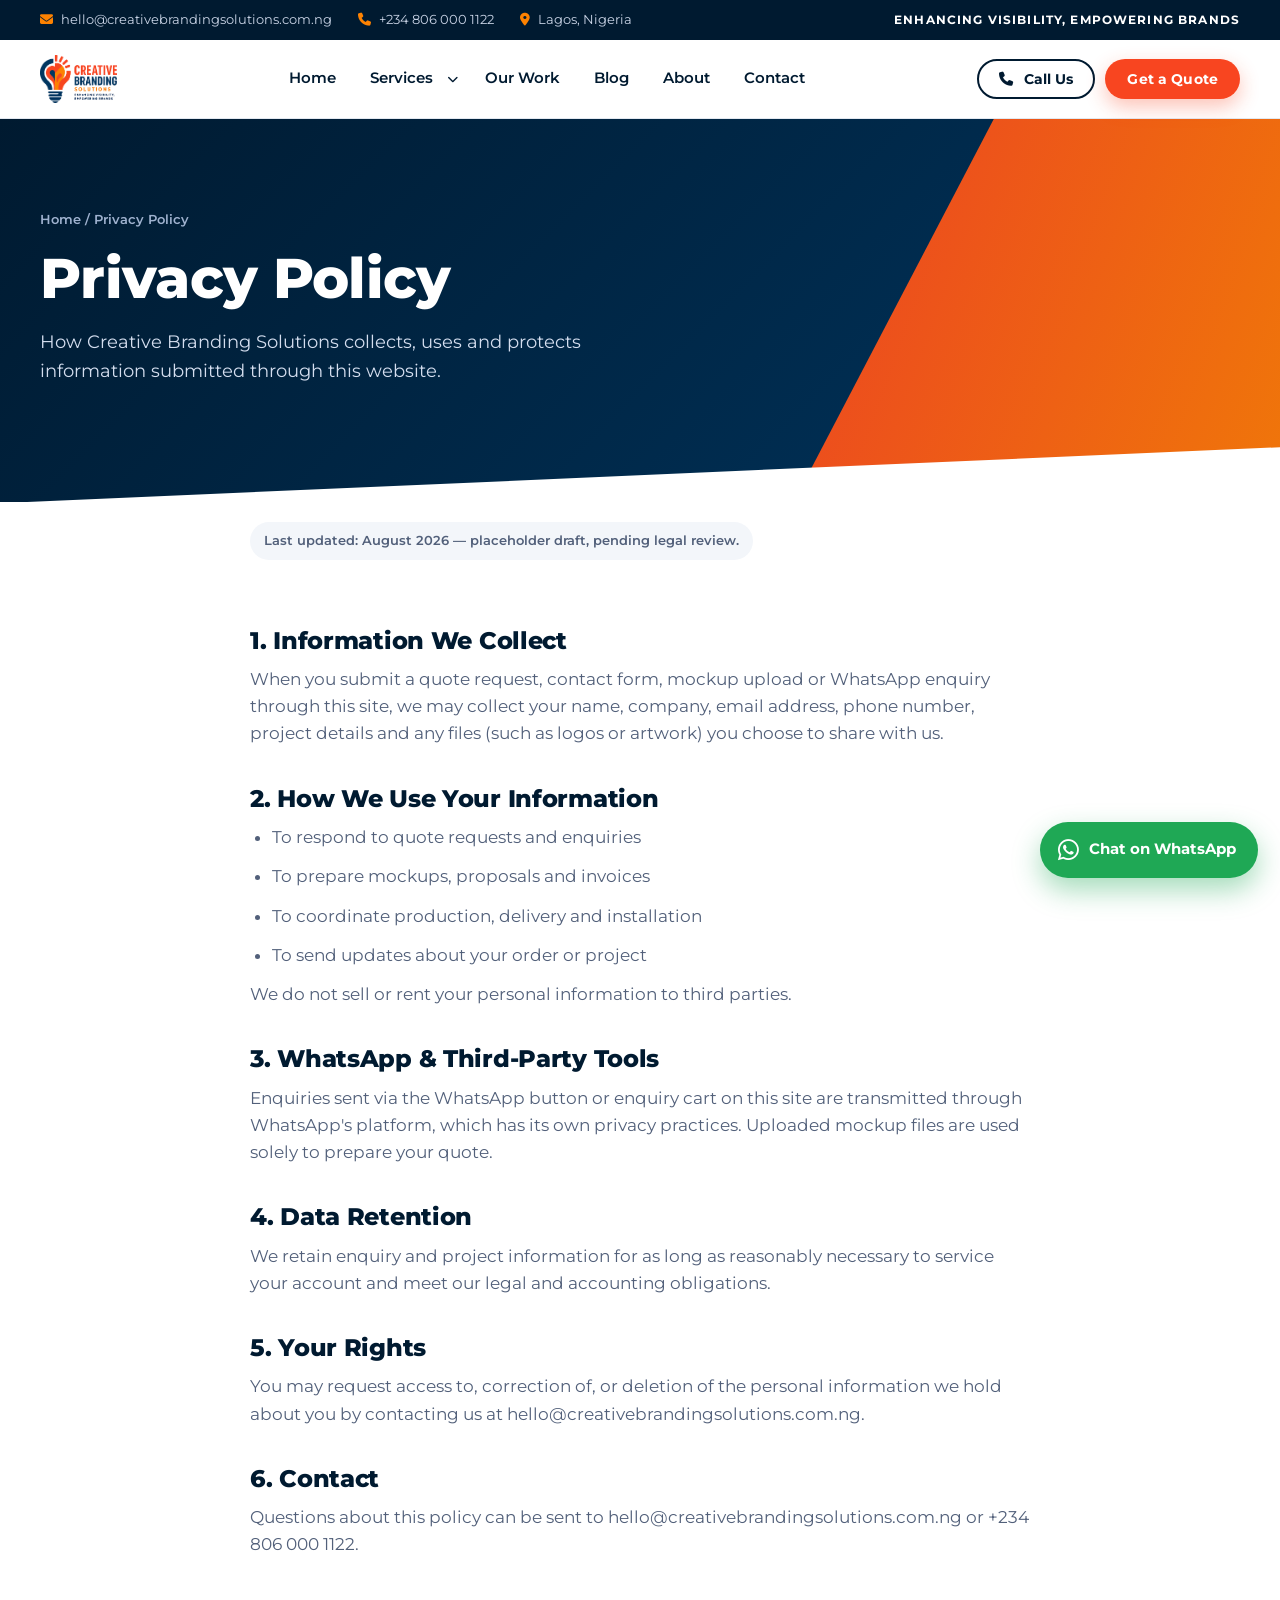
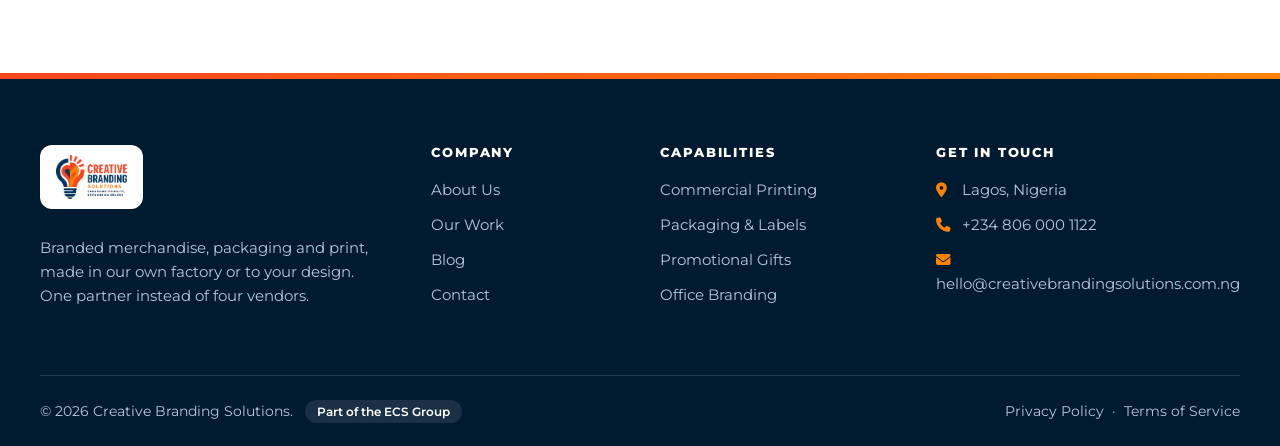
<file: privacy.html>
<!DOCTYPE html>
<html lang="en">
<head>
<meta charset="UTF-8" />
<meta name="viewport" content="width=device-width, initial-scale=1.0" />
<title>Privacy Policy | Creative Branding Solutions</title>
<meta name="description" content="Privacy Policy for Creative Branding Solutions — how we collect, use and protect information submitted through our website." />
<link rel="icon" href="assets/images/favicon-32.png" sizes="32x32" type="image/png" />
<link rel="icon" href="assets/images/favicon.png" type="image/png" />
<link rel="apple-touch-icon" href="assets/images/favicon.png" />
<link rel="preconnect" href="https://fonts.googleapis.com">
<link rel="preconnect" href="https://fonts.gstatic.com" crossorigin>
<link href="https://fonts.googleapis.com/css2?family=Montserrat:ital,wght@0,300;0,400;0,500;0,600;0,700;0,800;0,900;1,400;1,500;1,600&display=swap" rel="stylesheet">
<link rel="stylesheet" href="https://cdnjs.cloudflare.com/ajax/libs/font-awesome/6.5.0/css/all.min.css">
<link rel="stylesheet" href="assets/css/style.css" />
<link rel="canonical" href="https://creativebrandingsolutions.ng/privacy.html" />
<meta name="robots" content="index, follow, max-image-preview:large" />
<meta name="theme-color" content="#001A30" />
<meta property="og:type" content="website" />
<meta property="og:site_name" content="Creative Branding Solutions" />
<meta property="og:locale" content="en_NG" />
<meta property="og:title" content="Privacy Policy | Creative Branding Solutions" />
<meta property="og:description" content="Privacy Policy for Creative Branding Solutions — how we collect, use and protect information submitted through our website." />
<meta property="og:url" content="https://creativebrandingsolutions.ng/privacy.html" />
<meta property="og:image" content="https://creativebrandingsolutions.ng/assets/images/logo-full.png" />
<meta name="twitter:card" content="summary_large_image" />
<meta name="twitter:title" content="Privacy Policy | Creative Branding Solutions" />
<meta name="twitter:description" content="Privacy Policy for Creative Branding Solutions — how we collect, use and protect information submitted through our website." />
<meta name="twitter:image" content="https://creativebrandingsolutions.ng/assets/images/logo-full.png" />
<script type="application/ld+json">
{
  "@context": "https://schema.org",
  "@type": "ProfessionalService",
  "@id": "https://creativebrandingsolutions.ng/#organization",
  "name": "Creative Branding Solutions",
  "alternateName": "CBS",
  "url": "https://creativebrandingsolutions.ng/",
  "logo": "https://creativebrandingsolutions.ng/assets/images/logo-icon.png",
  "image": "https://creativebrandingsolutions.ng/assets/images/logo-icon.png",
  "description": "Strategic brand-execution partner running POSM, print, packaging and corporate gifting as one integrated campaign across Nigeria, backed by in-house manufacturing.",
  "email": "hello@creativebrandingsolutions.com.ng",
  "telephone": "+234-806-000-1122",
    "areaServed": {
    "@type": "Country",
    "name": "Nigeria"
  },
  "address": [
    {
      "@type": "PostalAddress",
      "addressLocality": "Lagos",
      "addressCountry": "NG"
    }
  ],
  "parentOrganization": {
    "@type": "Organization",
    "name": "ECS Group"
  },
  "makesOffer": [
    { "@type": "Offer", "itemOffered": { "@type": "Service", "name": "Commercial & Marketing Materials Printing" } },
    { "@type": "Offer", "itemOffered": { "@type": "Service", "name": "Packaging & Labels" } },
    { "@type": "Offer", "itemOffered": { "@type": "Service", "name": "Vehicle & Environmental Branding" } },
    { "@type": "Offer", "itemOffered": { "@type": "Service", "name": "Gift & Promotional Branding" } },
    { "@type": "Offer", "itemOffered": { "@type": "Service", "name": "Office & Workspace Branding" } }
  ]
}
</script>
<script type="application/ld+json">
{
  "@context": "https://schema.org",
  "@type": "BreadcrumbList",
  "itemListElement": [
    { "@type": "ListItem", "position": 1, "name": "Home", "item": "https://creativebrandingsolutions.ng/" },
    { "@type": "ListItem", "position": 2, "name": "Privacy Policy", "item": "https://creativebrandingsolutions.ng/privacy.html" }
  ]
}
</script>
</head>
<body>

<div class="topbar">
  <div class="container">
    <div class="topbar-left">
      <span><i class="fa-solid fa-envelope"></i><a href="mailto:hello@creativebrandingsolutions.com.ng">hello@creativebrandingsolutions.com.ng</a></span>
      <span><i class="fa-solid fa-phone"></i><a href="tel:+2348060001122">+234 806 000 1122</a></span>
      <span><i class="fa-solid fa-location-dot"></i>Lagos, Nigeria</span>
    </div>
    <div class="topbar-right">Enhancing Visibility, Empowering Brands</div>
  </div>
</div>
<header class="site-header">
  <div class="container nav">
    <a href="index.html" class="brand" aria-label="Creative Branding Solutions, home"><img src="assets/images/cbslegitlogo.png" alt="Creative Branding Solutions" /></a>
    <nav class="nav-menu" id="navMenu" aria-label="Main">
      <a href="index.html">Home</a>
      <div class="nav-item has-dropdown">
        <a href="services.html">Services</a>
        <button class="nav-caret" type="button" aria-label="Show services" aria-expanded="false"><i class="fa-solid fa-chevron-down"></i></button>
        <div class="nav-dropdown"><div class="nav-dropdown-panel"><a href="services.html#print"><i class="fa-solid fa-file-lines"></i><span>Commercial &amp; Marketing Print</span></a><a href="services.html#packaging"><i class="fa-solid fa-box"></i><span>Packaging &amp; Labels</span></a><a href="services.html#vehicle"><i class="fa-solid fa-truck"></i><span>Vehicle &amp; Visual Graphics</span></a><a href="services.html#gifts"><i class="fa-solid fa-gift"></i><span>Gifts &amp; Promotional</span></a><a href="services.html#office"><i class="fa-solid fa-building"></i><span>Office &amp; Workspace</span></a></div></div>
      </div>
      <a href="portfolio.html">Our Work</a>
      <a href="blog.html">Blog</a>
      <a href="about.html">About</a>
      <a href="contact.html">Contact</a>
    </nav>
    <div class="nav-cta">
      <a href="tel:+2348060001122" class="btn btn--outline btn--sm"><i class="fa-solid fa-phone"></i> Call Us</a>
      <a href="contact.html" class="btn btn--primary btn--sm">Get a Quote</a>
      <button class="nav-toggle" type="button" aria-label="Open menu" aria-controls="navMenu" aria-expanded="false"><i class="fa-solid fa-bars"></i></button>
    </div>
  </div>
</header>
<div class="nav-overlay"></div>

<main>
<header class="page-hero">
  <div class="container">
    <div class="crumbs"><a href="index.html">Home</a> / Privacy Policy</div>
    <h1>Privacy Policy</h1>
    <p>How Creative Branding Solutions collects, uses and protects information submitted through this website.</p>
  </div>
</header>

<section class="section" style="padding-top:20px;">
  <div class="container">
    <div class="policy">
      <span class="policy-updated">Last updated: August 2026 — placeholder draft, pending legal review.</span>

      <h2>1. Information We Collect</h2>
      <p>When you submit a quote request, contact form, mockup upload or WhatsApp enquiry through this site, we may collect your name, company, email address, phone number, project details and any files (such as logos or artwork) you choose to share with us.</p>

      <h2>2. How We Use Your Information</h2>
      <ul>
        <li>To respond to quote requests and enquiries</li>
        <li>To prepare mockups, proposals and invoices</li>
        <li>To coordinate production, delivery and installation</li>
        <li>To send updates about your order or project</li>
      </ul>
      <p>We do not sell or rent your personal information to third parties.</p>

      <h2>3. WhatsApp &amp; Third-Party Tools</h2>
      <p>Enquiries sent via the WhatsApp button or enquiry cart on this site are transmitted through WhatsApp's platform, which has its own privacy practices. Uploaded mockup files are used solely to prepare your quote.</p>

      <h2>4. Data Retention</h2>
      <p>We retain enquiry and project information for as long as reasonably necessary to service your account and meet our legal and accounting obligations.</p>

      <h2>5. Your Rights</h2>
      <p>You may request access to, correction of, or deletion of the personal information we hold about you by contacting us at hello@creativebrandingsolutions.com.ng.</p>

      <h2>6. Contact</h2>
      <p>Questions about this policy can be sent to hello@creativebrandingsolutions.com.ng or +234 806 000 1122.</p>
    </div>
  </div>
</section>
</main>

<footer class="site-footer">
  <div class="container">
    <div class="footer-grid">
      <div>
        <span class="footer-logo"><img src="assets/images/cbslegitlogo.png" alt="Creative Branding Solutions" /></span>
        <p>Branded merchandise, packaging and print, made in our own factory or to your design. One partner instead of four vendors.</p>
      </div>
      <div>
        <h4>Company</h4>
        <ul>
          <li><a href="about.html">About Us</a></li>
          <li><a href="portfolio.html">Our Work</a></li>
          <li><a href="blog.html">Blog</a></li>
          <li><a href="contact.html">Contact</a></li>
        </ul>
      </div>
      <div>
        <h4>Capabilities</h4>
        <ul>
          <li><a href="services.html#print">Commercial Printing</a></li>
          <li><a href="services.html#packaging">Packaging &amp; Labels</a></li>
          <li><a href="services.html#gifts">Promotional Gifts</a></li>
          <li><a href="services.html#office">Office Branding</a></li>
        </ul>
      </div>
      <div>
        <h4>Get In Touch</h4>
        <ul>
          <li><i class="fa-solid fa-location-dot"></i>Lagos, Nigeria</li>
          <li><i class="fa-solid fa-phone"></i><a href="tel:+2348060001122">+234 806 000 1122</a></li>
          <li><i class="fa-solid fa-envelope"></i><a href="mailto:hello@creativebrandingsolutions.com.ng">hello@creativebrandingsolutions.com.ng</a></li>
        </ul>
      </div>
    </div>
    <div class="footer-bottom">
      <div><span>© 2026 Creative Branding Solutions.</span><span class="ecs-tag">Part of the ECS Group</span></div>
      <div><a href="privacy.html">Privacy Policy</a> &nbsp;·&nbsp; <a href="terms.html">Terms of Service</a></div>
    </div>
  </div>
</footer>

<div class="float-stack">
  <a href="https://wa.me/2348060001122" class="wa-float" aria-label="Chat on WhatsApp"><i class="fa-brands fa-whatsapp"></i><span>Chat on WhatsApp</span></a>
</div>

<script src="assets/js/main.js"></script>
<script src="assets/js/enquiry.js"></script>
</body>
</html>
</file>
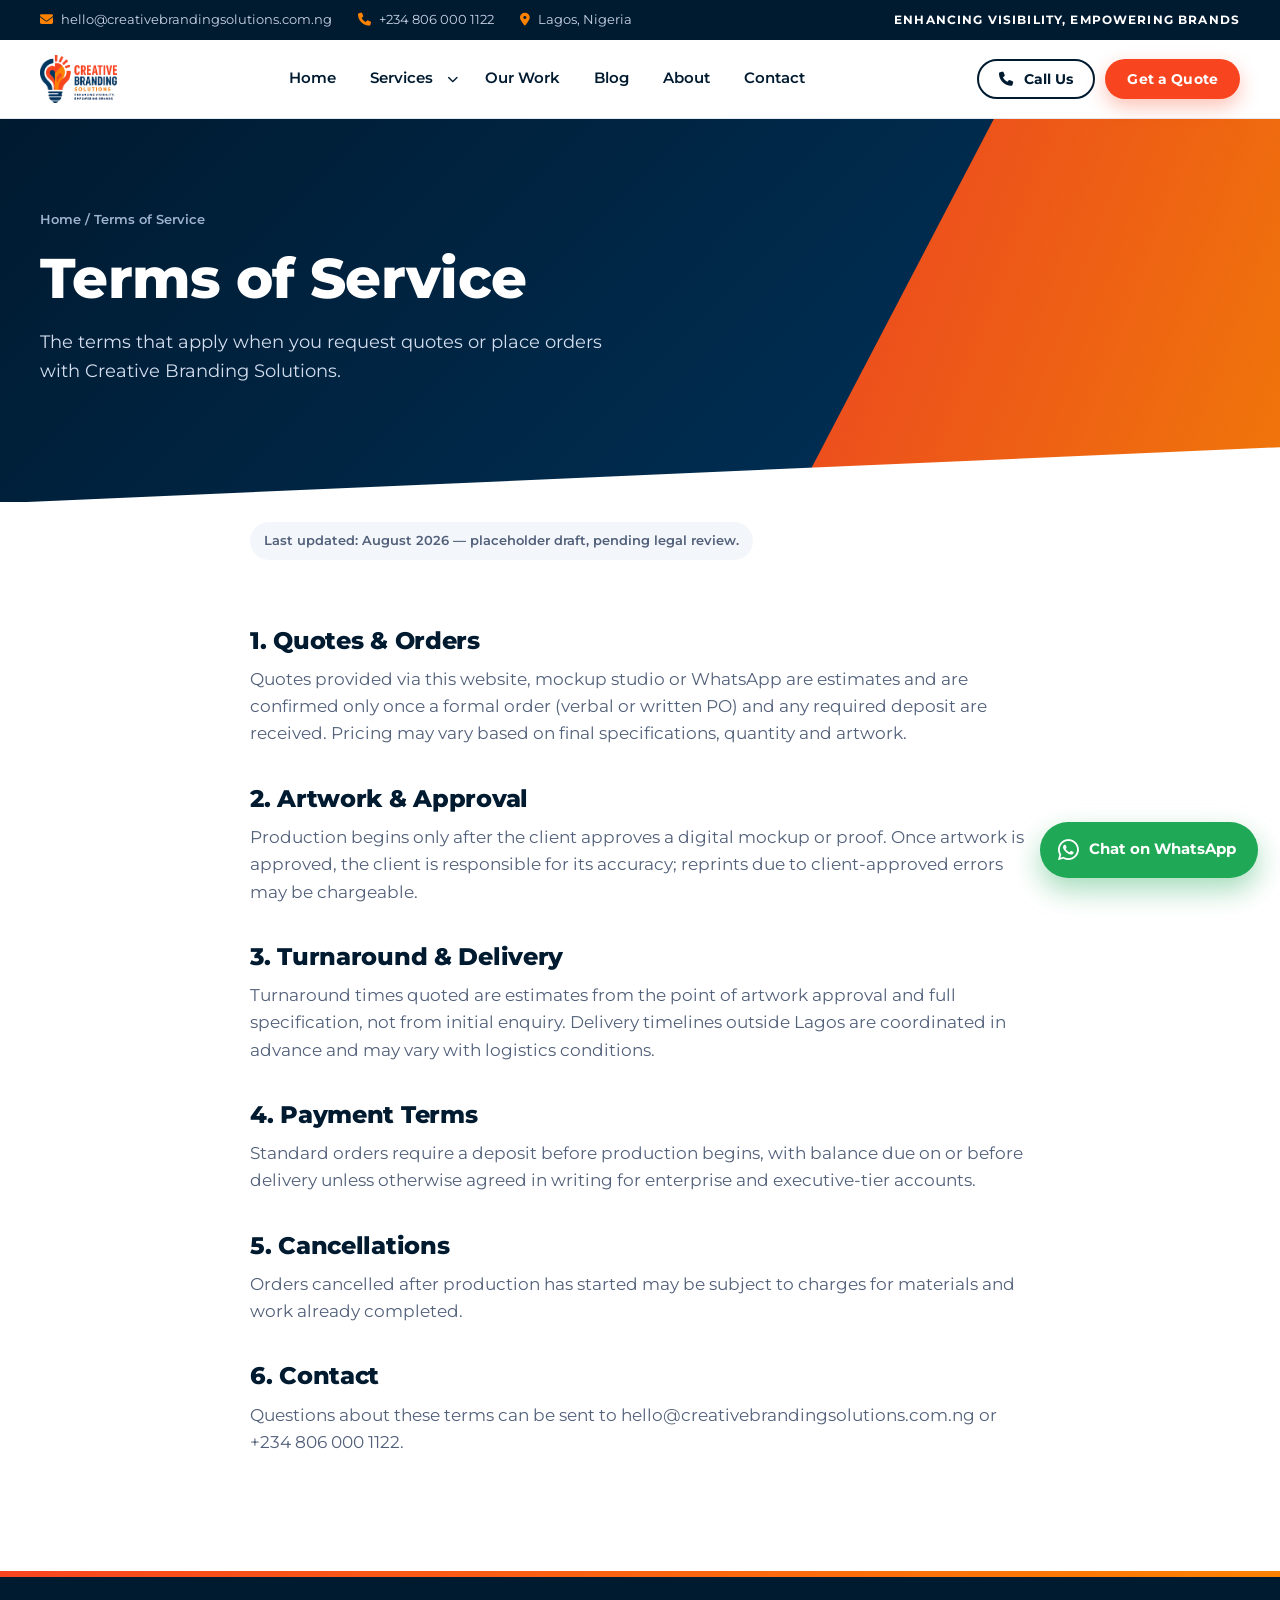
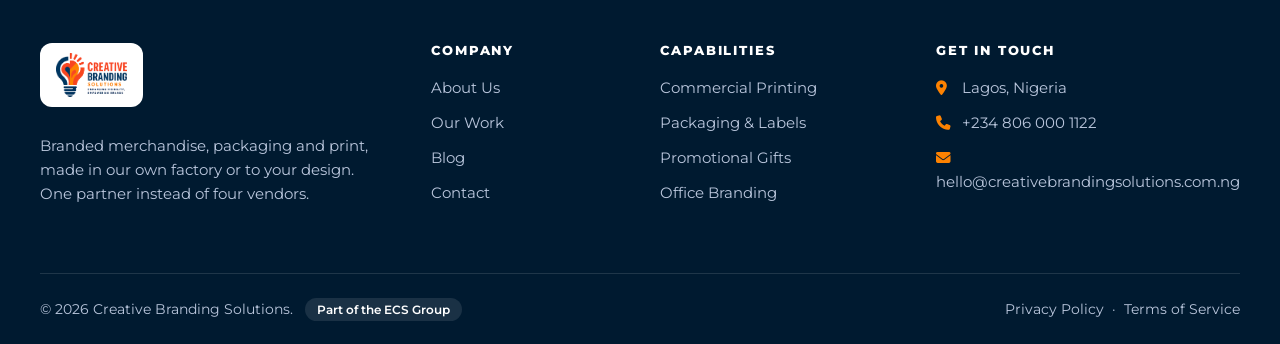
<file: terms.html>
<!DOCTYPE html>
<html lang="en">
<head>
<meta charset="UTF-8" />
<meta name="viewport" content="width=device-width, initial-scale=1.0" />
<title>Terms of Service | Creative Branding Solutions</title>
<meta name="description" content="Terms of Service for Creative Branding Solutions — the terms governing quotes, orders, production and delivery." />
<link rel="icon" href="assets/images/favicon-32.png" sizes="32x32" type="image/png" />
<link rel="icon" href="assets/images/favicon.png" type="image/png" />
<link rel="apple-touch-icon" href="assets/images/favicon.png" />
<link rel="preconnect" href="https://fonts.googleapis.com">
<link rel="preconnect" href="https://fonts.gstatic.com" crossorigin>
<link href="https://fonts.googleapis.com/css2?family=Montserrat:ital,wght@0,300;0,400;0,500;0,600;0,700;0,800;0,900;1,400;1,500;1,600&display=swap" rel="stylesheet">
<link rel="stylesheet" href="https://cdnjs.cloudflare.com/ajax/libs/font-awesome/6.5.0/css/all.min.css">
<link rel="stylesheet" href="assets/css/style.css" />
<link rel="canonical" href="https://creativebrandingsolutions.ng/terms.html" />
<meta name="robots" content="index, follow, max-image-preview:large" />
<meta name="theme-color" content="#001A30" />
<meta property="og:type" content="website" />
<meta property="og:site_name" content="Creative Branding Solutions" />
<meta property="og:locale" content="en_NG" />
<meta property="og:title" content="Terms of Service | Creative Branding Solutions" />
<meta property="og:description" content="Terms of Service for Creative Branding Solutions — the terms governing quotes, orders, production and delivery." />
<meta property="og:url" content="https://creativebrandingsolutions.ng/terms.html" />
<meta property="og:image" content="https://creativebrandingsolutions.ng/assets/images/logo-full.png" />
<meta name="twitter:card" content="summary_large_image" />
<meta name="twitter:title" content="Terms of Service | Creative Branding Solutions" />
<meta name="twitter:description" content="Terms of Service for Creative Branding Solutions — the terms governing quotes, orders, production and delivery." />
<meta name="twitter:image" content="https://creativebrandingsolutions.ng/assets/images/logo-full.png" />
<script type="application/ld+json">
{
  "@context": "https://schema.org",
  "@type": "ProfessionalService",
  "@id": "https://creativebrandingsolutions.ng/#organization",
  "name": "Creative Branding Solutions",
  "alternateName": "CBS",
  "url": "https://creativebrandingsolutions.ng/",
  "logo": "https://creativebrandingsolutions.ng/assets/images/logo-icon.png",
  "image": "https://creativebrandingsolutions.ng/assets/images/logo-icon.png",
  "description": "Strategic brand-execution partner running POSM, print, packaging and corporate gifting as one integrated campaign across Nigeria, backed by in-house manufacturing.",
  "email": "hello@creativebrandingsolutions.com.ng",
  "telephone": "+234-806-000-1122",
    "areaServed": {
    "@type": "Country",
    "name": "Nigeria"
  },
  "address": [
    {
      "@type": "PostalAddress",
      "addressLocality": "Lagos",
      "addressCountry": "NG"
    }
  ],
  "parentOrganization": {
    "@type": "Organization",
    "name": "ECS Group"
  },
  "makesOffer": [
    { "@type": "Offer", "itemOffered": { "@type": "Service", "name": "Commercial & Marketing Materials Printing" } },
    { "@type": "Offer", "itemOffered": { "@type": "Service", "name": "Packaging & Labels" } },
    { "@type": "Offer", "itemOffered": { "@type": "Service", "name": "Vehicle & Environmental Branding" } },
    { "@type": "Offer", "itemOffered": { "@type": "Service", "name": "Gift & Promotional Branding" } },
    { "@type": "Offer", "itemOffered": { "@type": "Service", "name": "Office & Workspace Branding" } }
  ]
}
</script>
<script type="application/ld+json">
{
  "@context": "https://schema.org",
  "@type": "BreadcrumbList",
  "itemListElement": [
    { "@type": "ListItem", "position": 1, "name": "Home", "item": "https://creativebrandingsolutions.ng/" },
    { "@type": "ListItem", "position": 2, "name": "Terms of Service", "item": "https://creativebrandingsolutions.ng/terms.html" }
  ]
}
</script>
</head>
<body>

<div class="topbar">
  <div class="container">
    <div class="topbar-left">
      <span><i class="fa-solid fa-envelope"></i><a href="mailto:hello@creativebrandingsolutions.com.ng">hello@creativebrandingsolutions.com.ng</a></span>
      <span><i class="fa-solid fa-phone"></i><a href="tel:+2348060001122">+234 806 000 1122</a></span>
      <span><i class="fa-solid fa-location-dot"></i>Lagos, Nigeria</span>
    </div>
    <div class="topbar-right">Enhancing Visibility, Empowering Brands</div>
  </div>
</div>
<header class="site-header">
  <div class="container nav">
    <a href="index.html" class="brand" aria-label="Creative Branding Solutions, home"><img src="assets/images/cbslegitlogo.png" alt="Creative Branding Solutions" /></a>
    <nav class="nav-menu" id="navMenu" aria-label="Main">
      <a href="index.html">Home</a>
      <div class="nav-item has-dropdown">
        <a href="services.html">Services</a>
        <button class="nav-caret" type="button" aria-label="Show services" aria-expanded="false"><i class="fa-solid fa-chevron-down"></i></button>
        <div class="nav-dropdown"><div class="nav-dropdown-panel"><a href="services.html#print"><i class="fa-solid fa-file-lines"></i><span>Commercial &amp; Marketing Print</span></a><a href="services.html#packaging"><i class="fa-solid fa-box"></i><span>Packaging &amp; Labels</span></a><a href="services.html#vehicle"><i class="fa-solid fa-truck"></i><span>Vehicle &amp; Visual Graphics</span></a><a href="services.html#gifts"><i class="fa-solid fa-gift"></i><span>Gifts &amp; Promotional</span></a><a href="services.html#office"><i class="fa-solid fa-building"></i><span>Office &amp; Workspace</span></a></div></div>
      </div>
      <a href="portfolio.html">Our Work</a>
      <a href="blog.html">Blog</a>
      <a href="about.html">About</a>
      <a href="contact.html">Contact</a>
    </nav>
    <div class="nav-cta">
      <a href="tel:+2348060001122" class="btn btn--outline btn--sm"><i class="fa-solid fa-phone"></i> Call Us</a>
      <a href="contact.html" class="btn btn--primary btn--sm">Get a Quote</a>
      <button class="nav-toggle" type="button" aria-label="Open menu" aria-controls="navMenu" aria-expanded="false"><i class="fa-solid fa-bars"></i></button>
    </div>
  </div>
</header>
<div class="nav-overlay"></div>

<main>
<header class="page-hero">
  <div class="container">
    <div class="crumbs"><a href="index.html">Home</a> / Terms of Service</div>
    <h1>Terms of Service</h1>
    <p>The terms that apply when you request quotes or place orders with Creative Branding Solutions.</p>
  </div>
</header>

<section class="section" style="padding-top:20px;">
  <div class="container">
    <div class="policy">
      <span class="policy-updated">Last updated: August 2026 — placeholder draft, pending legal review.</span>

      <h2>1. Quotes &amp; Orders</h2>
      <p>Quotes provided via this website, mockup studio or WhatsApp are estimates and are confirmed only once a formal order (verbal or written PO) and any required deposit are received. Pricing may vary based on final specifications, quantity and artwork.</p>

      <h2>2. Artwork &amp; Approval</h2>
      <p>Production begins only after the client approves a digital mockup or proof. Once artwork is approved, the client is responsible for its accuracy; reprints due to client-approved errors may be chargeable.</p>

      <h2>3. Turnaround &amp; Delivery</h2>
      <p>Turnaround times quoted are estimates from the point of artwork approval and full specification, not from initial enquiry. Delivery timelines outside Lagos are coordinated in advance and may vary with logistics conditions.</p>

      <h2>4. Payment Terms</h2>
      <p>Standard orders require a deposit before production begins, with balance due on or before delivery unless otherwise agreed in writing for enterprise and executive-tier accounts.</p>

      <h2>5. Cancellations</h2>
      <p>Orders cancelled after production has started may be subject to charges for materials and work already completed.</p>

      <h2>6. Contact</h2>
      <p>Questions about these terms can be sent to hello@creativebrandingsolutions.com.ng or +234 806 000 1122.</p>
    </div>
  </div>
</section>
</main>

<footer class="site-footer">
  <div class="container">
    <div class="footer-grid">
      <div>
        <span class="footer-logo"><img src="assets/images/cbslegitlogo.png" alt="Creative Branding Solutions" /></span>
        <p>Branded merchandise, packaging and print, made in our own factory or to your design. One partner instead of four vendors.</p>
      </div>
      <div>
        <h4>Company</h4>
        <ul>
          <li><a href="about.html">About Us</a></li>
          <li><a href="portfolio.html">Our Work</a></li>
          <li><a href="blog.html">Blog</a></li>
          <li><a href="contact.html">Contact</a></li>
        </ul>
      </div>
      <div>
        <h4>Capabilities</h4>
        <ul>
          <li><a href="services.html#print">Commercial Printing</a></li>
          <li><a href="services.html#packaging">Packaging &amp; Labels</a></li>
          <li><a href="services.html#gifts">Promotional Gifts</a></li>
          <li><a href="services.html#office">Office Branding</a></li>
        </ul>
      </div>
      <div>
        <h4>Get In Touch</h4>
        <ul>
          <li><i class="fa-solid fa-location-dot"></i>Lagos, Nigeria</li>
          <li><i class="fa-solid fa-phone"></i><a href="tel:+2348060001122">+234 806 000 1122</a></li>
          <li><i class="fa-solid fa-envelope"></i><a href="mailto:hello@creativebrandingsolutions.com.ng">hello@creativebrandingsolutions.com.ng</a></li>
        </ul>
      </div>
    </div>
    <div class="footer-bottom">
      <div><span>© 2026 Creative Branding Solutions.</span><span class="ecs-tag">Part of the ECS Group</span></div>
      <div><a href="privacy.html">Privacy Policy</a> &nbsp;·&nbsp; <a href="terms.html">Terms of Service</a></div>
    </div>
  </div>
</footer>

<div class="float-stack">
  <a href="https://wa.me/2348060001122" class="wa-float" aria-label="Chat on WhatsApp"><i class="fa-brands fa-whatsapp"></i><span>Chat on WhatsApp</span></a>
</div>

<script src="assets/js/main.js"></script>
<script src="assets/js/enquiry.js"></script>
</body>
</html>
</file>
<file: assets/css/style.css>
/* =========================================================================
   Creative Branding Solutions — site stylesheet (November 2026 redesign)
   Bold, brand-led: navy + flame orange + amber, diagonal cuts, big photos.
   One family (Montserrat) across a wide weight range.
   ========================================================================= */

*, *::before, *::after { box-sizing: border-box; margin: 0; padding: 0; }

:root{
  --navy:       #00355F;
  --navy-deep:  #001A30;
  --navy-mid:   #0F5A93;
  --flame:      #F84520;
  --flame-dark: #D93410;
  --amber:      #FD8201;
  --white:      #ffffff;
  --mist:       #F3F6FA;
  --line:       #E2E8F0;
  --ink:        #0B1B2E;
  --ink-soft:   #52607A;
  --radius:     16px;
  --radius-sm:  10px;
  --shadow-sm:  0 2px 10px rgba(0,26,48,.06);
  --shadow-md:  0 14px 34px rgba(0,26,48,.10);
  --shadow-lg:  0 28px 60px rgba(0,26,48,.18);
  --font: 'Montserrat', system-ui, -apple-system, 'Segoe UI', Roboto, sans-serif;
}

html{ scroll-behavior: smooth; scroll-padding-top: 96px; }
body{
  font-family: var(--font); color: var(--ink); background: var(--white);
  font-size: 16px; line-height: 1.65; -webkit-font-smoothing: antialiased; overflow-x: hidden;
}
body.nav-open{ overflow: hidden; }
img{ max-width: 100%; display: block; }
a{ color: inherit; text-decoration: none; }
ul{ list-style: none; }
button{ font-family: inherit; }
h1,h2,h3,h4{ color: var(--navy-deep); font-weight: 800; line-height: 1.1; letter-spacing: -0.012em; text-wrap: balance; }
h1{ font-size: clamp(34px, 5vw, 64px); }
h2{ font-size: clamp(28px, 3.4vw, 44px); }
h3{ font-size: 20px; letter-spacing: -0.005em; }
p{ text-wrap: pretty; }
:focus-visible{ outline: 3px solid var(--amber); outline-offset: 3px; border-radius: 4px; }
.sr-only{ position: absolute; width: 1px; height: 1px; margin: -1px; overflow: hidden; clip: rect(0,0,0,0); white-space: nowrap; }

.container{ width: min(1200px, calc(100% - 48px)); margin-inline: auto; }
.section{ padding-block: clamp(64px, 8vw, 112px); position: relative; }
.section--mist{ background: var(--mist); }
.section-head{ max-width: 680px; margin-bottom: clamp(36px, 5vw, 60px); }
.section-head.center{ margin-inline: auto; text-align: center; }
.section-head p{ margin-top: 16px; font-size: 17.5px; color: var(--ink-soft); }
.eyebrow{
  display: inline-flex; align-items: center; gap: 10px; margin-bottom: 16px;
  font-size: 12.5px; font-weight: 700; letter-spacing: .14em; text-transform: uppercase; color: var(--flame);
}
.eyebrow::before{ content: ""; width: 28px; height: 3px; background: currentColor; border-radius: 3px; }
.center .eyebrow::after{ content: ""; width: 28px; height: 3px; background: currentColor; border-radius: 3px; }

/* ---------- Buttons ---------- */
.btn{
  display: inline-flex; align-items: center; justify-content: center; gap: 10px;
  padding: 14px 26px; border-radius: 999px; border: 2px solid transparent;
  font-size: 14.5px; font-weight: 700; letter-spacing: .01em; line-height: 1.2; cursor: pointer;
  transition: transform .18s ease, box-shadow .18s ease, background .18s ease, color .18s ease, border-color .18s ease;
}
.btn:hover{ transform: translateY(-2px); }
.btn i{ font-size: 1.05em; }
.btn--primary{ background: var(--flame); color: #fff; box-shadow: 0 8px 20px rgba(248,69,32,.32); }
.btn--primary:hover{ background: var(--flame-dark); box-shadow: 0 12px 26px rgba(248,69,32,.38); }
.btn--navy{ background: var(--navy-deep); color: #fff; box-shadow: 0 8px 20px rgba(0,26,48,.28); }
.btn--navy:hover{ background: #000f1d; }
.btn--outline{ border-color: var(--navy-deep); color: var(--navy-deep); background: transparent; }
.btn--outline:hover{ background: var(--navy-deep); color: #fff; }
.btn--light{ background: #fff; color: var(--navy-deep); }
.btn--light:hover{ background: var(--mist); }
.btn--ghost{ border-color: rgba(255,255,255,.5); color: #fff; }
.btn--ghost:hover{ background: rgba(255,255,255,.12); border-color: #fff; }
.btn--sm{ padding: 10px 20px; font-size: 13.5px; }
.btn--block{ width: 100%; }
.link-arrow{ display: inline-flex; align-items: center; gap: 8px; font-weight: 700; color: var(--flame); font-size: 14.5px; }
.link-arrow i{ transition: transform .18s ease; }
.link-arrow:hover i{ transform: translateX(4px); }

/* ---------- Top bar + header ---------- */
.topbar{ background: var(--navy-deep); color: #c9d4e6; font-size: 13px; }
.topbar .container{ display: flex; justify-content: space-between; align-items: center; gap: 20px; min-height: 40px; }
.topbar-left{ display: flex; gap: 26px; flex-wrap: wrap; }
.topbar a:hover{ color: #fff; }
.topbar i{ color: var(--amber); margin-right: 8px; }
.topbar-right{ font-weight: 700; letter-spacing: .1em; text-transform: uppercase; font-size: 11.5px; color: #fff; }

.site-header{
  position: sticky; top: 0; z-index: 100;
  background: rgba(255,255,255,.94); backdrop-filter: saturate(1.4) blur(14px); -webkit-backdrop-filter: saturate(1.4) blur(14px);
  border-bottom: 1px solid var(--line); transition: box-shadow .2s ease;
}
.site-header.is-scrolled{ box-shadow: 0 8px 26px rgba(0,26,48,.10); }
.nav{ display: flex; align-items: center; justify-content: space-between; gap: 28px; min-height: 78px; }
.brand img{ height: 48px; width: auto; }
.nav-menu{ display: flex; align-items: center; gap: 6px; }
.nav-menu > a, .nav-item > a{
  display: inline-flex; align-items: center; padding: 10px 14px; border-radius: 999px;
  font-size: 14.5px; font-weight: 600; color: var(--navy-deep); transition: color .15s ease, background .15s ease;
}
.nav-menu > a:hover, .nav-item > a:hover{ background: var(--mist); }
.nav-menu a.is-active{ color: var(--flame); }
.nav-item{ position: relative; display: flex; align-items: center; }
.nav-caret{ background: none; border: 0; cursor: pointer; color: var(--navy-deep); width: 26px; height: 26px; margin-left: -8px; font-size: 11px; border-radius: 50%; }
.nav-dropdown{
  position: absolute; top: 100%; left: -10px; min-width: 290px; padding-top: 12px;
  opacity: 0; visibility: hidden; transform: translateY(6px); transition: opacity .16s ease, transform .16s ease, visibility .16s;
}
.nav-dropdown-panel{ background: #fff; border: 1px solid var(--line); border-radius: var(--radius); box-shadow: var(--shadow-lg); padding: 10px; }
.nav-item:hover .nav-dropdown, .nav-item:focus-within .nav-dropdown, .nav-item.is-open .nav-dropdown{ opacity: 1; visibility: visible; transform: none; }
.nav-dropdown a{ display: flex; align-items: center; gap: 14px; padding: 11px 12px; border-radius: var(--radius-sm); font-weight: 600; font-size: 14px; }
.nav-dropdown a i{ width: 34px; height: 34px; border-radius: 9px; display: grid; place-items: center; background: var(--mist); color: var(--flame); font-size: 14px; }
.nav-dropdown a:hover{ background: var(--mist); }
.nav-cta{ display: flex; align-items: center; gap: 10px; }
.nav-toggle{ display: none; width: 46px; height: 46px; border-radius: 12px; border: 1px solid var(--line); background: #fff; font-size: 18px; color: var(--navy-deep); cursor: pointer; }
.nav-overlay{ display: none; }

/* ---------- Hero (home) ---------- */
.hero{ position: relative; overflow: hidden; background: linear-gradient(135deg, var(--navy-mid) 0%, var(--navy) 100%); }
.hero::before{
  content: ""; position: absolute; inset: 0;
  background: linear-gradient(110deg, var(--amber) 0%, #ff9a1f 70%, var(--amber) 100%);
  clip-path: polygon(0 0, 60% 0, 42% 100%, 0 100%);
}
.hero::after{
  content: ""; position: absolute; left: 0; right: 0; bottom: -1px; height: 70px; background: #fff;
  clip-path: polygon(0 100%, 100% 0, 100% 100%);
}
.hero-inner{
  position: relative; z-index: 2; display: grid; grid-template-columns: minmax(0,1.05fr) minmax(0,.95fr);
  gap: clamp(28px, 5vw, 72px); align-items: center; padding-block: 72px 150px;
}
.hero h1{ font-size: clamp(36px, 4.6vw, 62px); line-height: 1.03; margin-bottom: 20px; }
.hero-lead{ font-size: clamp(16px, 1.3vw, 18.5px); font-weight: 500; color: #1a2540; max-width: 520px; margin-bottom: 30px; }
.hero-actions{ display: flex; flex-wrap: wrap; gap: 14px; align-items: center; }
.hero-note{ margin-top: 18px; font-size: 14px; font-weight: 600; color: #3b2a05; }
.hero-photos{
  display: grid; grid-template-columns: 1fr 1fr; grid-template-rows: 1fr 1fr; gap: 14px;
  max-width: 520px; margin-left: auto; width: 100%; aspect-ratio: 1 / 1.02;
}
.hero-photos figure{ margin: 0; overflow: hidden; border: 5px solid #fff; border-radius: 8px; box-shadow: 0 22px 44px rgba(0,16,40,.4); background: #fff; }
.hero-photos figure{ position: relative; }
.hero-photos img{ position: absolute; inset: 0; width: 100%; height: 100%; object-fit: cover; opacity: 0; transform: scale(1.07); transition: opacity 1s ease, transform 5s ease-out; }
.hero-photos img.is-active{ opacity: 1; transform: scale(1); }
@media (prefers-reduced-motion: reduce){ .hero-photos img{ transition: opacity .01s; transform: none; } .hero-photos img.is-active{ transform: none; } }
.hero-photos .ph-a{ grid-row: 1 / span 2; transform: rotate(-2.2deg); }
.hero-photos .ph-b{ transform: rotate(1.8deg); }
.hero-photos .ph-c{ transform: rotate(-1.2deg); }

/* ---------- Pillars (overlap hero) ---------- */
.pillars{ position: relative; z-index: 5; margin-top: -96px; padding-bottom: clamp(56px, 7vw, 96px); }
.pillar-grid{ display: grid; grid-template-columns: repeat(3, 1fr); gap: 22px; }
.pillar{
  background: #fff; border-radius: var(--radius); padding: 34px 30px 32px; box-shadow: var(--shadow-md); border: 1px solid var(--line);
  border-top: 5px solid var(--flame); transition: transform .2s ease, box-shadow .2s ease;
}
.pillar:nth-child(2){ border-top-color: var(--amber); }
.pillar:nth-child(3){ border-top-color: var(--navy-mid); }
.pillar:hover{ transform: translateY(-5px); box-shadow: var(--shadow-lg); }
.pillar-icon{ width: 56px; height: 56px; border-radius: 14px; display: grid; place-items: center; background: var(--navy-deep); color: #fff; font-size: 22px; margin-bottom: 22px; }
.pillar:nth-child(1) .pillar-icon{ background: var(--flame); }
.pillar:nth-child(2) .pillar-icon{ background: var(--amber); }
.pillar:nth-child(3) .pillar-icon{ background: var(--navy-mid); }
.pillar h3{ margin-bottom: 10px; font-size: 21px; }
.pillar p{ color: var(--ink-soft); font-size: 15.5px; }

/* ---------- Occasion tiles ---------- */
.occ-grid{ display: grid; grid-template-columns: repeat(3, 1fr); gap: 20px; }
.occ{
  position: relative; display: block; min-height: 430px; border-radius: var(--radius); overflow: hidden; isolation: isolate; color: #fff;
  box-shadow: var(--shadow-sm);
}
.occ img{ position: absolute; inset: 0; width: 100%; height: 100%; object-fit: cover; z-index: -2; transition: transform .6s ease; }
.occ::before{ content: ""; position: absolute; inset: 0; z-index: -1; background: linear-gradient(180deg, rgba(0,26,48,0) 25%, rgba(0,26,48,.9) 100%); }
.occ:hover img{ transform: scale(1.06); }
.occ-body{ position: absolute; left: 0; right: 0; bottom: 0; padding: 28px; }
.occ h3{ color: #fff; font-size: 24px; margin-bottom: 8px; }
.occ p{ color: #dbe4f2; font-size: 14.5px; line-height: 1.55; margin-bottom: 14px; }
.occ .link-arrow{ color: var(--amber); }
.occ-badge{ position: absolute; top: 18px; left: 18px; background: #fff; color: var(--navy-deep); font-size: 11.5px; font-weight: 700; letter-spacing: .08em; text-transform: uppercase; padding: 6px 12px; border-radius: 999px; }

/* ---------- Diagonal bands ---------- */
.band{ position: relative; isolation: isolate; color: #fff; padding-block: clamp(72px, 8vw, 112px); }
.band::before{ content: ""; position: absolute; inset: 0; z-index: -1; background: var(--flame); transform: skewY(-2deg); }
.band--navy::before{ background: var(--navy-deep); }
.band h2, .band h3{ color: #fff; }
.logo-band-inner{ display: flex; align-items: center; justify-content: space-between; gap: 32px; flex-wrap: wrap; }
.logo-band h2{ font-size: clamp(28px, 3.4vw, 44px); margin-bottom: 10px; }
.logo-band p{ font-size: 17.5px; max-width: 600px; color: rgba(255,255,255,.92); }

/* ---------- Work grid ---------- */
.work-grid{ display: grid; grid-template-columns: repeat(4, 1fr); grid-auto-rows: 240px; gap: 16px; }
.work-grid figure{ position: relative; margin: 0; overflow: hidden; border-radius: var(--radius); background: var(--mist); }
.work-grid figure:nth-child(1){ grid-row: span 2; }
.work-grid figure:nth-child(4){ grid-row: span 2; grid-column: 4; }
.work-grid img{ width: 100%; height: 100%; object-fit: cover; transition: transform .6s ease; }
.work-grid figure:hover img{ transform: scale(1.06); }
.work-grid figcaption{
  position: absolute; left: 12px; bottom: 12px; background: #fff; color: var(--navy-deep); font-size: 12.5px; font-weight: 700;
  padding: 6px 12px; border-radius: 999px; box-shadow: var(--shadow-sm);
}
.section-cta{ display: flex; justify-content: center; gap: 14px; flex-wrap: wrap; margin-top: 40px; }

/* ---------- Steps ---------- */
.steps{ display: grid; grid-template-columns: repeat(4, 1fr); gap: 22px; position: relative; counter-reset: step; }
.step{ position: relative; background: #fff; border-radius: var(--radius); padding: 30px 26px; border: 1px solid var(--line); box-shadow: var(--shadow-sm); }
.step-num{ width: 46px; height: 46px; border-radius: 50%; display: grid; place-items: center; background: var(--navy-deep); color: #fff; font-weight: 800; font-size: 17px; margin-bottom: 20px; }
.step:nth-child(1) .step-num{ background: var(--flame); }
.step:nth-child(2) .step-num{ background: var(--amber); }
.step:nth-child(3) .step-num{ background: var(--navy-mid); }
.step h3{ margin-bottom: 8px; }
.step p{ color: var(--ink-soft); font-size: 15px; }
.step:not(:last-child)::after{
  content: ""; position: absolute; top: 53px; left: calc(100% - 4px); width: 30px; border-top: 2px dashed #c3cde0;
}

/* ---------- Enterprise ---------- */
.tier{ display: grid; grid-template-columns: 1.05fr .95fr; gap: clamp(30px, 5vw, 70px); align-items: center; }
.tier p{ color: #c3cfe3; font-size: 17px; margin: 18px 0 26px; }
.tier-list{ display: grid; gap: 14px; }
.tier-list li{ display: flex; gap: 14px; align-items: flex-start; color: #e6edf8; font-size: 15.5px; }
.tier-list i{ flex: 0 0 34px; height: 34px; border-radius: 50%; background: var(--flame); display: grid; place-items: center; font-size: 14px; color: #fff; }
.tier-card{ background: #fff; color: var(--ink); border-radius: var(--radius); padding: 38px; box-shadow: var(--shadow-lg); }
.tier-card h3{ font-size: 26px; margin-bottom: 12px; }
.tier-card p{ color: var(--ink-soft); font-size: 15.5px; margin: 0 0 22px; }
.pills{ display: flex; flex-wrap: wrap; gap: 10px; margin-bottom: 26px; }
.pill{ display: inline-flex; align-items: center; gap: 8px; padding: 8px 14px; border-radius: 999px; background: var(--mist); font-size: 13px; font-weight: 600; color: var(--navy-deep); }
.pill i{ color: var(--flame); }

/* ---------- FAQ ---------- */
.faq-layout{ display: grid; grid-template-columns: .8fr 1.2fr; gap: clamp(30px, 6vw, 80px); align-items: start; }
.faq-layout .section-head{ margin-bottom: 0; position: sticky; top: 120px; }
.faq-list{ display: grid; gap: 12px; }
.faq-item{ background: #fff; border: 1px solid var(--line); border-radius: var(--radius); overflow: hidden; transition: box-shadow .2s ease, border-color .2s ease; }
.faq-item.is-open{ box-shadow: var(--shadow-md); border-color: transparent; }
.faq-question{ width: 100%; display: flex; justify-content: space-between; align-items: center; gap: 16px; background: none; border: 0; padding: 22px 26px; text-align: left; font-size: 17px; font-weight: 700; color: var(--navy-deep); cursor: pointer; }
.faq-question i{ flex: 0 0 32px; height: 32px; border-radius: 50%; display: grid; place-items: center; background: var(--mist); font-size: 12px; transition: transform .2s ease, background .2s ease, color .2s ease; }
.faq-item.is-open .faq-question i{ transform: rotate(180deg); background: var(--flame); color: #fff; }
.faq-answer{ display: none; padding: 0 26px 24px; color: var(--ink-soft); font-size: 15.5px; }
.faq-item.is-open .faq-answer{ display: block; }

/* ---------- Inner page hero ---------- */
.page-hero{ position: relative; overflow: hidden; background: linear-gradient(135deg, var(--navy-deep) 0%, var(--navy) 100%); color: #fff; padding-block: clamp(56px, 7vw, 96px) clamp(80px, 9vw, 120px); }
.page-hero::before{ content: ""; position: absolute; right: -8%; top: 0; bottom: 0; width: 46%; background: linear-gradient(110deg, var(--flame), var(--amber)); clip-path: polygon(34% 0, 100% 0, 100% 100%, 0 100%); opacity: .95; }
.page-hero::after{ content: ""; position: absolute; left: 0; right: 0; bottom: -1px; height: 56px; background: #fff; clip-path: polygon(0 100%, 100% 0, 100% 100%); }
.page-hero .container{ position: relative; z-index: 2; }
.crumbs{ font-size: 13px; font-weight: 600; color: #9fb2cf; margin-bottom: 18px; }
.crumbs a:hover{ color: #fff; }
.page-hero h1{ color: #fff; font-size: clamp(34px, 4.6vw, 56px); max-width: 760px; }
.page-hero p{ margin-top: 18px; max-width: 600px; font-size: 18px; color: #d4deef; }

/* ---------- Services ---------- */
.svc-nav{ display: flex; flex-wrap: wrap; gap: 10px; margin-bottom: 20px; justify-content: center; }
.svc-nav a{ padding: 10px 18px; border-radius: 999px; background: var(--mist); font-weight: 700; font-size: 13.5px; color: var(--navy-deep); transition: background .15s ease, color .15s ease; }
.svc-nav a:hover{ background: var(--navy-deep); color: #fff; }
.svc-row{ display: grid; grid-template-columns: 1fr 1fr; gap: clamp(30px, 6vw, 80px); align-items: center; padding-block: clamp(36px, 5vw, 64px); }
.svc-row + .svc-row{ border-top: 1px solid var(--line); }
.svc-row:nth-child(even) .svc-media{ order: 2; }
.svc-media{ border-radius: var(--radius); overflow: hidden; box-shadow: var(--shadow-md); position: relative; }
.svc-media img{ width: 100%; height: 420px; object-fit: cover; }
.svc-icon{ width: 54px; height: 54px; border-radius: 14px; background: var(--flame); color: #fff; display: grid; place-items: center; font-size: 22px; margin-bottom: 20px; }
.svc-row:nth-child(even) .svc-icon{ background: var(--navy-mid); }
.svc-row h2{ font-size: clamp(26px, 2.8vw, 36px); margin-bottom: 14px; }
.svc-row p{ color: var(--ink-soft); font-size: 17px; margin-bottom: 22px; }
.chips{ display: flex; flex-wrap: wrap; gap: 8px; margin-bottom: 28px; }
.chip{ padding: 8px 14px; border-radius: 999px; border: 1px solid var(--line); background: #fff; font-size: 13px; font-weight: 600; color: var(--navy-deep); }
.support-grid{ display: grid; grid-template-columns: repeat(3, 1fr); gap: 22px; }
.card{ background: #fff; border: 1px solid var(--line); border-radius: var(--radius); padding: 32px 28px; box-shadow: var(--shadow-sm); }
.card-icon{ width: 50px; height: 50px; border-radius: 12px; background: var(--mist); color: var(--flame); display: grid; place-items: center; font-size: 20px; margin-bottom: 18px; }
.card h3{ margin-bottom: 8px; }
.card p{ color: var(--ink-soft); font-size: 15.5px; }

/* ---------- About ---------- */
.split{ display: grid; grid-template-columns: 1fr 1fr; gap: clamp(30px, 6vw, 80px); align-items: center; }
.split img{ width: 100%; height: 520px; object-fit: cover; border-radius: var(--radius); box-shadow: var(--shadow-md); }
.split p{ color: var(--ink-soft); font-size: 17px; margin-top: 18px; }
.split .btn-row{ display: flex; gap: 12px; flex-wrap: wrap; margin-top: 28px; }
.values{ display: grid; grid-template-columns: repeat(4, 1fr); gap: 20px; }
.value{ padding: 28px 24px; border-radius: var(--radius); background: rgba(255,255,255,.08); border: 1px solid rgba(255,255,255,.16); }
.value i{ color: var(--amber); font-size: 24px; margin-bottom: 16px; }
.value h3{ font-size: 18px; margin-bottom: 8px; }
.value p{ color: #c3cfe3; font-size: 14.5px; }
.section-head.light h2{ color: #fff; }
.section-head.light p{ color: #c3cfe3; }
.section-head.light .eyebrow{ color: var(--amber); }

/* ---------- Contact ---------- */
.contact-wrap{ display: grid; grid-template-columns: 1.15fr .85fr; gap: clamp(28px, 5vw, 60px); align-items: start; }
.form-card{ background: #fff; border: 1px solid var(--line); border-radius: var(--radius); padding: clamp(26px, 4vw, 44px); box-shadow: var(--shadow-md); }
.form-card h2{ font-size: 28px; margin-bottom: 24px; }
.form-row{ display: grid; grid-template-columns: 1fr 1fr; gap: 16px; margin-bottom: 16px; }
.form-group{ display: flex; flex-direction: column; gap: 7px; }
.form-group.full{ grid-column: 1 / -1; }
label{ font-size: 13px; font-weight: 700; color: var(--navy-deep); }
input, select, textarea{
  font: inherit; font-size: 15px; padding: 14px 16px; border: 1.5px solid var(--line); border-radius: var(--radius-sm); background: var(--mist); color: var(--ink);
  transition: border-color .15s ease, background .15s ease, box-shadow .15s ease; width: 100%;
}
input:focus, select:focus, textarea:focus{ outline: none; border-color: var(--flame); background: #fff; box-shadow: 0 0 0 4px rgba(248,69,32,.12); }
textarea{ min-height: 140px; resize: vertical; }
.form-note{ display: none; margin-top: 16px; padding: 14px 16px; border-radius: var(--radius-sm); background: #e9f7ef; color: #146c43; font-weight: 600; font-size: 14.5px; }
.info-stack{ display: grid; gap: 16px; }
.info{ display: flex; gap: 18px; align-items: center; padding: 22px 24px; border-radius: var(--radius); background: var(--mist); transition: transform .18s ease, box-shadow .18s ease; }
a.info:hover{ transform: translateY(-3px); box-shadow: var(--shadow-md); background: #fff; }
.info i{ flex: 0 0 52px; height: 52px; border-radius: 14px; background: var(--navy-deep); color: #fff; display: grid; place-items: center; font-size: 20px; }
.info:nth-child(1) i{ background: var(--flame); }
.info:nth-child(2) i{ background: var(--navy-mid); }
.info:nth-child(3) i{ background: var(--amber); }
.info:nth-child(4) i{ background: #1fa855; }
.info h4{ font-size: 15px; margin-bottom: 2px; }
.info p{ color: var(--ink-soft); font-size: 14.5px; word-break: break-word; }

/* ---------- Portfolio ---------- */
.filter-bar{ position: sticky; top: 78px; z-index: 50; background: rgba(255,255,255,.94); backdrop-filter: blur(12px); -webkit-backdrop-filter: blur(12px); border-bottom: 1px solid var(--line); }
.filter-tabs{ display: flex; gap: 10px; padding-block: 16px; overflow-x: auto; scrollbar-width: none; justify-content: center; flex-wrap: wrap; }
.filter-tabs::-webkit-scrollbar{ display: none; }
.filter-tab{ flex: 0 0 auto; padding: 10px 20px; border-radius: 999px; border: 1.5px solid var(--line); background: #fff; font-size: 13.5px; font-weight: 700; color: var(--navy-deep); cursor: pointer; transition: all .15s ease; white-space: nowrap; }
.filter-tab:hover{ border-color: var(--navy-deep); }
.filter-tab.is-active{ background: var(--navy-deep); border-color: var(--navy-deep); color: #fff; }
.gallery{ display: grid; grid-template-columns: repeat(4, 1fr); gap: 22px; }
.gallery figure{ margin: 0; background: #fff; border: 1px solid var(--line); border-radius: var(--radius); overflow: hidden; position: relative; box-shadow: var(--shadow-sm); transition: transform .2s ease, box-shadow .2s ease; }
.gallery figure:hover{ transform: translateY(-4px); box-shadow: var(--shadow-md); }
.gallery figure.is-hidden{ display: none; }
.gallery img{ width: 100%; aspect-ratio: 4 / 5; object-fit: cover; }
.cat-tag{ position: absolute; top: 12px; left: 12px; z-index: 2; background: #fff; color: var(--navy-deep); font-size: 10.5px; font-weight: 700; letter-spacing: .07em; text-transform: uppercase; padding: 5px 10px; border-radius: 999px; box-shadow: var(--shadow-sm); }
.gallery figcaption{ display: flex; justify-content: space-between; align-items: center; gap: 10px; padding: 14px 16px; }
.portfolio-title{ font-size: 14px; font-weight: 700; color: var(--navy-deep); line-height: 1.3; }
.enquiry-add-btn{ flex: 0 0 auto; display: inline-flex; align-items: center; gap: 6px; padding: 8px 14px; border-radius: 999px; border: 1.5px solid var(--flame); background: transparent; color: var(--flame); font-size: 12.5px; font-weight: 700; cursor: pointer; transition: all .15s ease; }
.enquiry-add-btn:hover{ background: var(--flame); color: #fff; }
.enquiry-add-btn.is-added{ background: #146c43; border-color: #146c43; color: #fff; }
.filter-empty{ text-align: center; color: var(--ink-soft); margin-top: 30px; }

/* ---------- Blog ---------- */
.post-grid{ display: grid; grid-template-columns: repeat(3, 1fr); gap: 24px; }
.post{ background: #fff; border: 1px solid var(--line); border-radius: var(--radius); overflow: hidden; display: flex; flex-direction: column; box-shadow: var(--shadow-sm); transition: transform .2s ease, box-shadow .2s ease; }
.post:hover{ transform: translateY(-4px); box-shadow: var(--shadow-md); }
.post-top{ min-height: 150px; padding: 22px; display: flex; justify-content: space-between; align-items: flex-start; color: #fff; background: var(--navy-deep); position: relative; overflow: hidden; }
.post-top::after{ content: ""; position: absolute; right: -30px; bottom: -40px; width: 140px; height: 140px; border-radius: 50%; background: rgba(255,255,255,.12); }
.post:nth-child(3n+1) .post-top{ background: linear-gradient(135deg, var(--navy), var(--navy-mid)); }
.post:nth-child(3n+2) .post-top{ background: linear-gradient(135deg, var(--flame), #ff6a3c); }
.post:nth-child(3n) .post-top{ background: linear-gradient(135deg, var(--amber), #ffa33a); color: var(--navy-deep); }
.post-tag{ font-size: 11.5px; font-weight: 700; letter-spacing: .1em; text-transform: uppercase; background: rgba(255,255,255,.2); padding: 6px 12px; border-radius: 999px; }
.post-top i{ font-size: 34px; opacity: .85; }
.post-body{ padding: 26px; display: flex; flex-direction: column; gap: 10px; flex: 1; }
.post-meta{ font-size: 12.5px; font-weight: 600; color: var(--ink-soft); }
.post h3{ font-size: 19px; line-height: 1.25; }
.post p{ color: var(--ink-soft); font-size: 14.5px; }

/* ---------- Final CTA ---------- */
.cta{ background: var(--navy-deep); color: #fff; position: relative; overflow: hidden; }
.cta::before{ content: ""; position: absolute; right: 0; top: 0; bottom: 0; width: 42%; background: linear-gradient(110deg, var(--flame), var(--amber)); clip-path: polygon(30% 0, 100% 0, 100% 100%, 0 100%); }
.cta-inner{ position: relative; z-index: 2; display: flex; justify-content: space-between; align-items: center; gap: 30px; flex-wrap: wrap; padding-block: clamp(56px, 7vw, 88px); }
.cta h2{ color: #fff; max-width: 560px; }
.cta p{ color: #c3cfe3; margin-top: 12px; max-width: 520px; font-size: 17px; }
.cta-actions{ display: flex; gap: 12px; flex-wrap: wrap; }

/* ---------- Policy pages ---------- */
.policy{ max-width: 780px; margin-inline: auto; }
.policy-updated{ display: inline-block; padding: 8px 14px; border-radius: 999px; background: var(--mist); font-size: 13px; font-weight: 600; color: var(--ink-soft); margin-bottom: 30px; }
.policy h2{ font-size: 24px; margin: 38px 0 12px; }
.policy p, .policy li{ color: var(--ink-soft); font-size: 16.5px; margin-bottom: 12px; }
.policy ul{ list-style: disc; padding-left: 22px; }

/* ---------- Footer ---------- */
.site-footer{ background: var(--navy-deep); color: #b9c6dc; padding-top: 72px; position: relative; }
.site-footer::before{ content: ""; position: absolute; top: 0; left: 0; right: 0; height: 6px; background: linear-gradient(90deg, var(--flame), var(--amber)); }
.footer-grid{ display: grid; grid-template-columns: 1.5fr .8fr 1fr 1.3fr; gap: 44px; padding-bottom: 56px; }
.footer-logo{ display: inline-block; background: #fff; border-radius: 12px; padding: 10px 16px; margin-bottom: 20px; }
.footer-logo img{ height: 44px; width: auto; }
.site-footer p{ font-size: 14.5px; max-width: 340px; }
.site-footer h4{ color: #fff; font-size: 13px; letter-spacing: .14em; text-transform: uppercase; margin-bottom: 20px; }
.site-footer li{ margin-bottom: 11px; font-size: 14.5px; }
.site-footer li a:hover{ color: var(--amber); }
.site-footer li i{ color: var(--amber); margin-right: 10px; width: 16px; }
.footer-bottom{ border-top: 1px solid rgba(255,255,255,.12); padding-block: 24px; display: flex; justify-content: space-between; gap: 16px; flex-wrap: wrap; font-size: 13.5px; }
.footer-bottom a:hover{ color: #fff; }
.ecs-tag{ margin-left: 12px; padding: 4px 12px; border-radius: 999px; background: rgba(255,255,255,.1); font-size: 12px; font-weight: 600; color: #fff; }

/* ---------- Floating buttons + enquiry drawer ---------- */
.float-stack{ position: fixed; right: 22px; bottom: 22px; z-index: 200; display: flex; flex-direction: column; align-items: flex-end; gap: 12px; }
.wa-float{ display: inline-flex; align-items: center; gap: 10px; height: 56px; padding: 0 22px 0 18px; border-radius: 999px; background: #1fa855; color: #fff; font-weight: 700; font-size: 14.5px; box-shadow: 0 12px 28px rgba(31,168,85,.4); transition: transform .18s ease; }
.wa-float:hover{ transform: translateY(-3px); }
.wa-float i{ font-size: 24px; }
.enquiry-float{ position: relative; width: 56px; height: 56px; border-radius: 50%; border: 0; background: var(--navy-deep); color: #fff; font-size: 20px; cursor: pointer; box-shadow: 0 12px 28px rgba(0,26,48,.35); transition: background .15s ease; }
.enquiry-float:hover{ background: var(--flame); }
.enquiry-badge{ position: absolute; top: -4px; right: -4px; min-width: 22px; height: 22px; border-radius: 11px; padding: 0 6px; background: var(--flame); color: #fff; font-size: 12px; font-weight: 800; display: none; align-items: center; justify-content: center; border: 2px solid #fff; }
.enquiry-badge.pulse{ animation: pulse .4s ease; }
@keyframes pulse{ 50%{ transform: scale(1.35); } }
.enquiry-overlay{ display: none; position: fixed; inset: 0; background: rgba(0,26,48,.5); z-index: 250; }
.enquiry-overlay.is-visible{ display: block; }
.enquiry-drawer{ position: fixed; top: 0; right: 0; bottom: 0; width: min(420px, 100%); background: #fff; z-index: 260; transform: translateX(105%); transition: transform .28s ease; display: flex; flex-direction: column; box-shadow: var(--shadow-lg); }
.enquiry-drawer.is-open{ transform: none; }
.enquiry-drawer-head{ display: flex; align-items: center; justify-content: space-between; padding: 22px 24px; border-bottom: 1px solid var(--line); }
.enquiry-drawer-head h4{ font-size: 18px; display: flex; align-items: center; gap: 10px; }
.enquiry-close{ width: 36px; height: 36px; border-radius: 50%; border: 1px solid var(--line); background: #fff; cursor: pointer; color: var(--ink-soft); }
.enquiry-close:hover{ background: var(--mist); }
.enquiry-drawer-body{ flex: 1; overflow-y: auto; padding: 20px 24px; }
.enquiry-empty{ color: var(--ink-soft); font-size: 14.5px; }
.enquiry-empty a{ color: var(--flame); font-weight: 700; }
.enquiry-list{ display: grid; gap: 10px; }
.enquiry-row{ display: flex; align-items: center; justify-content: space-between; gap: 10px; padding: 14px 16px; border: 1px solid var(--line); border-radius: var(--radius-sm); }
.enquiry-row strong{ display: block; font-size: 14px; color: var(--navy-deep); }
.enquiry-row span{ display: block; font-size: 12px; color: var(--ink-soft); }
.enquiry-remove{ flex: 0 0 28px; height: 28px; border-radius: 50%; border: 0; background: var(--mist); color: var(--ink-soft); cursor: pointer; }
.enquiry-remove:hover{ background: #fde0d9; color: var(--flame); }
.enquiry-drawer-foot{ padding: 20px 24px; border-top: 1px solid var(--line); display: grid; gap: 10px; }
.enquiry-drawer-foot .btn:disabled{ opacity: .5; cursor: not-allowed; transform: none; }

/* ---------- Subtle reveal (transform only: text is never faded out) ---------- */
@media (prefers-reduced-motion: no-preference){
  .reveal{ transform: translateY(18px); transition: transform .6s ease; }
  .reveal.is-in{ transform: none; }
}

/* ---------- Responsive ---------- */
@media (max-width: 1080px){
  .gallery{ grid-template-columns: repeat(3, 1fr); }
  .footer-grid{ grid-template-columns: 1fr 1fr; }
  .steps{ grid-template-columns: repeat(2, 1fr); }
  .step::after{ display: none; }
  .values{ grid-template-columns: repeat(2, 1fr); }
}
@media (max-width: 960px){
  /* backdrop-filter would turn the header into the containing block for the fixed menu */
  .site-header{ background: #fff; backdrop-filter: none; -webkit-backdrop-filter: none; }
  .nav-toggle{ display: grid; place-items: center; }
  .nav-cta .btn--outline{ display: none; }
  .nav-menu{
    position: fixed; top: 0; right: 0; bottom: 0; width: min(340px, 86vw); background: #fff; z-index: 300; flex-direction: column; align-items: stretch;
    padding: 90px 20px 30px; gap: 4px; transform: translateX(105%); transition: transform .28s ease; box-shadow: var(--shadow-lg); overflow-y: auto;
  }
  .nav-menu.is-open{ transform: none; }
  .nav-menu > a, .nav-item > a{ padding: 14px 16px; font-size: 16px; border-radius: 12px; }
  .nav-item{ flex-wrap: wrap; }
  .nav-item > a{ flex: 1; }
  .nav-caret{ width: 44px; height: 44px; margin: 0; font-size: 14px; }
  .nav-dropdown{ position: static; opacity: 1; visibility: visible; transform: none; display: none; width: 100%; min-width: 0; padding: 0 0 8px 8px; }
  .nav-item.is-open .nav-dropdown{ display: block; }
  .nav-item:hover .nav-dropdown{ display: none; }
  .nav-item.is-open:hover .nav-dropdown{ display: block; }
  .nav-dropdown-panel{ box-shadow: none; border: 0; padding: 0; }
  .nav-overlay.is-visible{ display: block; position: fixed; inset: 0; background: rgba(0,26,48,.5); z-index: 99; }
  body.nav-open .float-stack{ display: none; }
  .hero::before{ clip-path: polygon(0 0, 100% 0, 100% 56%, 0 70%); }
  .hero-inner{ grid-template-columns: 1fr; padding-block: 48px 120px; gap: 44px; }
  .hero-photos{ margin: 0 auto; max-width: 440px; }
  .pillar-grid, .support-grid{ grid-template-columns: 1fr; }
  .occ-grid{ grid-template-columns: 1fr 1fr; }
  .tier, .faq-layout, .split, .contact-wrap, .svc-row{ grid-template-columns: 1fr; }
  .faq-layout .section-head{ position: static; }
  .svc-row:nth-child(even) .svc-media{ order: 0; }
  .svc-media img, .split img{ height: 340px; }
  .work-grid{ grid-template-columns: repeat(2, 1fr); grid-auto-rows: 220px; }
  .work-grid figure:nth-child(4){ grid-column: auto; grid-row: auto; }
  .post-grid{ grid-template-columns: 1fr 1fr; }
  .gallery{ grid-template-columns: repeat(2, 1fr); gap: 14px; }
  .page-hero::before{ top: auto; height: 38%; width: 62%; opacity: .9; }
  .cta::before{ width: 100%; opacity: .12; clip-path: none; }
  .filter-bar{ top: 78px; }
  .filter-tabs{ justify-content: flex-start; flex-wrap: nowrap; }
}
@media (max-width: 620px){
  .topbar .container{ justify-content: center; }
  .topbar-right{ display: none; }
  .topbar-left{ justify-content: center; gap: 14px; font-size: 12.5px; }
  .topbar-left span:nth-child(3){ display: none; }
  .occ-grid, .post-grid, .values, .steps, .form-row{ grid-template-columns: 1fr; }
  .occ{ min-height: 360px; }
  .work-grid{ grid-auto-rows: 180px; gap: 10px; }
  .footer-grid{ grid-template-columns: 1fr; gap: 34px; }
  .gallery figcaption{ flex-direction: column; align-items: flex-start; }
  .wa-float{ width: 56px; padding: 0; justify-content: center; }
  .wa-float span{ display: none; }
  .hero-actions .btn{ width: 100%; }
  .brand img{ height: 42px; }
}

.support-grid--4{ grid-template-columns: repeat(4, 1fr); }
@media (max-width: 1080px){ .support-grid--4{ grid-template-columns: repeat(2, 1fr); } }
@media (max-width: 620px){ .support-grid--4{ grid-template-columns: 1fr; } }

.band .tier-card h3{ color: var(--navy-deep); }

/* ---- photo bands (extra workshop photos across pages) ---- */
.photo-band{ display: grid; gap: 14px; }
.photo-band--3{ grid-template-columns: repeat(3, 1fr); }
.photo-band--4{ grid-template-columns: repeat(4, 1fr); }
.photo-band--5{ grid-template-columns: repeat(5, 1fr); }
.photo-band figure{ position: relative; margin: 0; overflow: hidden; border-radius: var(--radius); background: var(--mist); aspect-ratio: 4 / 5; }
.photo-band--3 figure{ aspect-ratio: 4 / 3; }
.photo-band img{ width: 100%; height: 100%; object-fit: cover; transition: transform .6s ease; }
.photo-band figure:hover img{ transform: scale(1.05); }
.photo-band figcaption{ position: absolute; left: 0; right: 0; bottom: 0; padding: 26px 14px 12px; font-size: 13px; font-weight: 700; color: #fff; background: linear-gradient(to top, rgba(0,26,48,.82), rgba(0,26,48,0)); }
.svc-strip{ grid-column: 1 / -1; order: 3; margin-top: 8px; }
.svc-strip figure{ aspect-ratio: 1 / 1; }
.section-cta{ margin-top: 36px; }
@media (max-width: 960px){
  .photo-band--4, .photo-band--5{ grid-template-columns: repeat(2, 1fr); }
  .photo-band--3{ grid-template-columns: repeat(2, 1fr); }
}
@media (max-width: 620px){
  .photo-band{ gap: 10px; }
  .photo-band figcaption{ font-size: 12px; padding: 20px 10px 10px; }
}
</file>
<file: assets/css/legacy-studio.css>
/* =========================================================================
   CREATIVE BRANDING SOLUTIONS — stylesheet v2
   ---------------------------------------------------------------------
   Palette (unchanged brand DNA — three colours, used everywhere):
             --navy  #00355F (deep) / --navy-deep #001A30 (near-black backgrounds)
             --flame #F84520 (red-orange)  --amber #FD8201 (amber/orange)
             --paper #f6f4ee (warm off-white)  --line #e4e1d6
   Type:     One family, used deliberately across its full weight range —
             Montserrat 800/900 for display headlines (tight tracking to
             keep the big geometric letterforms from feeling loose), 700
             for subheads and card titles, 600 for nav/buttons/labels,
             500 for eyebrows and stat numbers, 400 for running body copy,
             italic 500 reserved for quotes/testimonials. Same family
             throughout on purpose — hierarchy comes from weight and
             scale, not a second typeface.
   Signature: cards cut like an angled billboard panel corner (clip-path,
              not a decorative border), a diagonal panel-edge divider between
              sections instead of a generic soft "SaaS blob" wave, fine
              halftone dot screen + corner registration marks on dark
              sections (referencing offset-print colour-alignment marks),
              a tactile 3-D "pressed button" that travels on click.
   ========================================================================= */

* , *::before, *::after { box-sizing: border-box; margin: 0; padding: 0; }

:root{
  --navy:        #00355F;
  --navy-deep:   #001A30;
  --navy-mid:    #0F5A93;
  --flame:       #F84520;
  --amber:       #FD8201;
  --paper:       #f6f4ee;
  --paper-dim:   #efece2;
  --line:        #e4e1d6;
  --ink:         #0b1220;
  --ink-soft:    #4a5468;
  --white:       #ffffff;

  /* The brand runs on exactly three colours — navy, flame and amber.
     These aliases exist only so existing card/tab-cycling logic keeps
     working; each resolves to one of the three core brand colours. */
  --teal:        var(--navy-mid);
  --violet:      var(--flame);
  --sky:         var(--amber);

  --display: 'Montserrat', -apple-system, BlinkMacSystemFont, 'Segoe UI', Arial, sans-serif;
  --body:    'Montserrat', -apple-system, BlinkMacSystemFont, 'Segoe UI', Roboto, 'Helvetica Neue', Arial, sans-serif;

  --radius: 3px;
  --container: 1200px;
  --cut: 26px;   /* billboard-panel corner-cut size, shared by every clipped card */
  --ease: cubic-bezier(.2,.7,.3,1);
}

html { scroll-behavior: smooth; }

body{
  font-family: var(--body);
  font-weight: 400;
  color: var(--ink);
  background: var(--white);
  line-height: 1.6;
  -webkit-font-smoothing: antialiased;
  font-size: 16px;
}

img{ max-width: 100%; display: block; }
a{ color: inherit; text-decoration: none; }
ul{ list-style: none; }

.container{
  max-width: var(--container);
  margin: 0 auto;
  padding: 0 24px;
}

h1,h2,h3,h4{
  font-family: var(--display);
  font-weight: 800;
  letter-spacing: -0.01em;
  line-height: 1.08;
  text-transform: none;
}
h3, h4{ letter-spacing: -0.005em; }

/* ---------- eyebrow / kicker label ----------
   Squared tag with a solid colour block instead of the soft rounded
   "SaaS pill" — a diamond bullet ties it visually to .chip elsewhere. */
.eyebrow{
  display: inline-flex;
  align-items: center;
  gap: 9px;
  font-family: var(--body);
  font-weight: 700;
  font-size: 12.5px;
  letter-spacing: 0.13em;
  text-transform: uppercase;
  color: var(--flame);
  background: rgba(248,69,32,0.08);
  border: 1px solid rgba(248,69,32,0.28);
  border-left: 3px solid var(--flame);
  padding: 7px 14px 6px 12px;
  border-radius: 2px;
  margin-bottom: 18px;
}
.eyebrow::before{
  content: "";
  width: 6px; height: 6px;
  background: var(--amber);
  border-radius: 1px;
  transform: rotate(45deg);
  display: inline-block;
  flex-shrink: 0;
}

/* ---------- halftone texture + registration marks ----------
   Fine offset-print dot screen (unchanged idea, tightened up) plus two
   corner "registration marks" — the crosshair-circle marks printers use
   to check colour alignment on a proof sheet. Purely decorative, drawn
   as layered backgrounds, so it costs zero markup on every page. */
.halftone{
  position: relative;
  isolation: isolate;
}
.halftone::before{
  content: "";
  position: absolute; inset: 0;
  background-image:
    radial-gradient(rgba(255,255,255,0.14) 1.2px, transparent 1.2px),
    url("data:image/svg+xml,%3Csvg xmlns='http://www.w3.org/2000/svg' viewBox='0 0 40 40'%3E%3Ccircle cx='20' cy='20' r='12' fill='none' stroke='white' stroke-opacity='0.4' stroke-width='1.3'/%3E%3Cline x1='20' y1='1' x2='20' y2='12' stroke='white' stroke-opacity='0.4' stroke-width='1.3'/%3E%3Cline x1='20' y1='28' x2='20' y2='39' stroke='white' stroke-opacity='0.4' stroke-width='1.3'/%3E%3Cline x1='1' y1='20' x2='12' y2='20' stroke='white' stroke-opacity='0.4' stroke-width='1.3'/%3E%3Cline x1='28' y1='20' x2='39' y2='20' stroke='white' stroke-opacity='0.4' stroke-width='1.3'/%3E%3C/svg%3E"),
    url("data:image/svg+xml,%3Csvg xmlns='http://www.w3.org/2000/svg' viewBox='0 0 40 40'%3E%3Ccircle cx='20' cy='20' r='12' fill='none' stroke='white' stroke-opacity='0.4' stroke-width='1.3'/%3E%3Cline x1='20' y1='1' x2='20' y2='12' stroke='white' stroke-opacity='0.4' stroke-width='1.3'/%3E%3Cline x1='20' y1='28' x2='20' y2='39' stroke='white' stroke-opacity='0.4' stroke-width='1.3'/%3E%3Cline x1='1' y1='20' x2='12' y2='20' stroke='white' stroke-opacity='0.4' stroke-width='1.3'/%3E%3Cline x1='28' y1='20' x2='39' y2='20' stroke='white' stroke-opacity='0.4' stroke-width='1.3'/%3E%3C/svg%3E");
  background-size: 15px 15px, 34px 34px, 34px 34px;
  background-repeat: repeat, no-repeat, no-repeat;
  background-position: 0 0, 22px 20px, calc(100% - 22px) calc(100% - 20px);
  -webkit-mask-image: radial-gradient(ellipse 90% 85% at 50% 35%, black 40%, transparent 85%);
          mask-image: radial-gradient(ellipse 90% 85% at 50% 35%, black 40%, transparent 85%);
  opacity: 0.7;
  pointer-events: none;
  z-index: 0;
}
.halftone::after{
  content: "";
  position: absolute; inset: 0;
  background:
    radial-gradient(circle at 8% 8%, rgba(248,69,32,0.16), transparent 38%),
    radial-gradient(circle at 94% 92%, rgba(253,130,1,0.13), transparent 42%);
  pointer-events: none;
  z-index: 0;
}
.halftone > .container,
.halftone .cta-inner{
  position: relative;
  z-index: 1;
}

/* ============================= TOP BAR ============================= */
.topbar{
  background: linear-gradient(90deg, var(--navy-deep), var(--navy) 75%);
  color: #cfe0ee;
  font-size: 13px;
  font-weight: 500;
}
.topbar .container{
  display: flex;
  justify-content: space-between;
  align-items: center;
  padding-top: 10px;
  padding-bottom: 10px;
  flex-wrap: wrap;
  gap: 6px;
}
.topbar-left{ display: flex; gap: 22px; flex-wrap: wrap; }
.topbar a{ color: #cfe0ee; }
.topbar a:hover{ color: var(--amber); }
.topbar-left span{ display: inline-flex; align-items: center; gap: 7px; }
.topbar-right{ color: var(--white); font-weight: 700; letter-spacing: 0.03em; font-family: var(--display); font-size: 13px; text-transform: uppercase; }

@media (max-width: 640px){
  .topbar .container{ flex-direction: column; justify-content: center; text-align: center; gap: 4px; }
  .topbar-left{ justify-content: center; gap: 14px; }
  .topbar-right{ text-align: center; }
}

/* ============================= NAV ============================= */
.navwrap{
  background: var(--white);
  border-bottom: 1px solid var(--line);
  box-shadow: 0 2px 14px rgba(0,26,48,0.05);
  position: relative;
  z-index: 100;
}
nav.container{
  display: flex;
  align-items: center;
  justify-content: space-between;
  padding-top: 16px;
  padding-bottom: 16px;
  gap: 24px;
}
.brand{
  display: flex;
  align-items: center;
  gap: 12px;
  flex-shrink: 0;
}
.brand img{
  height: 46px;
  width: auto;
  flex-shrink: 0;
  object-fit: contain;
}
.brand-name{
  font-family: var(--display);
  font-weight: 800;
  font-size: 15px;
  line-height: 1.25;
  color: var(--navy-deep);
  letter-spacing: 0.04em;
  text-transform: uppercase;
  border: 2px solid var(--navy-deep);
  border-radius: var(--radius);
  padding: 6px 12px;
}
.brand-name span{ display:block; color: var(--flame); font-size: 14px; }

.navlinks{
  display: flex;
  gap: 24px;
  font-family: var(--display);
  font-weight: 700;
  font-size: 14px;
  letter-spacing: 0.01em;
  text-transform: uppercase;
  color: var(--ink);
  white-space: nowrap;
}
.navlinks a{ position: relative; padding: 6px 0; }
.navlinks a.active{ color: var(--flame); }
.navlinks a.active::after{
  content: "";
  position: absolute; left:0; right:0; bottom: -4px;
  height: 3px; background: var(--amber);
  border-radius: 0;
}
.navlinks a:hover{ color: var(--flame); }

.nav-cta{ display: flex; gap: 12px; align-items: center; flex-shrink: 0; }
.nav-cta .btn{ border-radius: var(--radius); }
.nav-cta .btn-primary{ box-shadow: 0 4px 0 #b8280f; }
.nav-cta .btn-primary:hover{ box-shadow: 0 6px 0 #b8280f; transform: translateY(-2px); }
.nav-cta .btn-primary:active{ transform: translateY(0); box-shadow: 0 2px 0 #b8280f; }
.nav-cta .btn-outline{ border-width: 2px; }

.btn{
  display: inline-flex;
  align-items: center;
  gap: 9px;
  font-family: var(--display);
  font-weight: 700;
  font-size: 14.5px;
  letter-spacing: 0.03em;
  text-transform: uppercase;
  padding: 13px 26px;
  border-radius: var(--radius);
  border: 2px solid transparent;
  cursor: pointer;
  transition: transform 0.15s ease, box-shadow 0.15s ease, background 0.15s ease;
  white-space: nowrap;
}
.btn:hover{ transform: translateY(-2px); }
.btn-primary{ background: var(--flame); color: var(--white); box-shadow: 0 6px 0 #b8280f; }
.btn-primary:hover{ box-shadow: 0 8px 0 #b8280f; }
.btn-primary:active{ transform: translateY(2px); box-shadow: 0 3px 0 #b8280f; }
.btn-outline{ border-color: var(--navy-deep); color: var(--navy-deep); background: transparent; }
.btn-outline:hover{ background: var(--navy-deep); color: var(--white); }
.btn-ghost-light{ border-color: rgba(255,255,255,0.55); color: var(--white); }
.btn-ghost-light:hover{ background: rgba(255,255,255,0.12); }
.btn-block{ display:flex; }
.btn-sm{ padding: 10px 18px; font-size: 13px; }

.navtoggle{
  display: none;
  border: none;
  cursor: pointer;
}
.navtoggle.is-active{ background: var(--paper); border-color: var(--flame); color: var(--flame); }

/* Dim overlay shown behind the open mobile menu */
.nav-overlay{
  display: none;
  position: fixed;
  inset: 0;
  background: rgba(0,26,48,0.35);
  z-index: 140;
}
.nav-overlay.is-visible{ display: block; }
body.nav-open{ overflow: hidden; }

@media (max-width: 900px){
  .navlinks{
    display: flex;
    flex-direction: column;
    position: absolute;
    top: 100%;
    left: 0;
    right: 0;
    background: var(--white);
    padding: 8px 24px 20px;
    border-bottom: 1px solid var(--line);
    gap: 4px;
    z-index: 150;
    box-shadow: 0 16px 30px rgba(0,26,48,0.12);
    max-height: 0;
    overflow: hidden;
    opacity: 0;
    transition: max-height 0.28s ease, opacity 0.2s ease;
  }
  .navlinks.is-open{
    max-height: 70vh;
    opacity: 1;
    overflow-y: auto;
    padding-top: 16px;
  }
  .navlinks a{ padding: 12px 0; border-bottom: 1px solid var(--line); }
  .navlinks a:last-child{ border-bottom: none; }
  .navtoggle{
    display: flex; align-items:center; justify-content:center;
    width: 42px; height: 42px;
    border: 1px solid var(--line);
    border-radius: var(--radius);
    background: none;
    font-size: 18px;
    flex-shrink: 0;
  }
  .nav-cta .btn-outline{ display: none; }
  .nav-cta .btn-sm{ padding: 9px 14px; font-size: 12.5px; }
}

@media (max-width: 480px){
  nav.container{ gap: 10px; }
  .brand{ gap: 8px; }
  .brand img{ height: 36px; width: auto; }
  .brand-name{ font-size: 12.5px; }
  .brand-name span{ font-size: 11.5px; }
  .nav-cta{ gap: 8px; }
  .nav-cta .btn-sm{ padding: 8px 10px; font-size: 11.5px; }
  .navtoggle{ width: 38px; height: 38px; font-size: 16px; }
}

/* ============================= HERO ============================= */
.hero{
  position: relative;
  min-height: 640px;
  display: flex;
  align-items: center;
  color: var(--white);
  background-size: cover;
  background-position: center;
  overflow: hidden;
}
.hero::after{
  content: "";
  position: absolute; inset: 0;
  background:
    linear-gradient(100deg, rgba(0,26,48,0.94) 0%, rgba(0,26,48,0.82) 32%, rgba(0,26,48,0.45) 62%, rgba(0,26,48,0.72) 100%);
  z-index: 1;
}
.hero .container{ position: relative; z-index: 2; padding-top: 70px; padding-bottom: 70px; text-align: left; margin-left: 0; margin-right: 0; max-width: none; padding-left: clamp(24px, 6vw, 100px); }
.hero-content{ max-width: 640px; text-align: left; margin-left: 0; margin-right: auto; }
.hero-content .eyebrow{ margin-bottom: 14px; font-size: 12.5px; background: rgba(253,130,1,0.16); border-color: rgba(253,130,1,0.4); color: var(--amber); }
.hero-content h1, .hero-content h2{
  font-weight: 800;
  letter-spacing: -0.02em;
  line-height: 1.02;
  font-size: clamp(32px, 4.4vw, 56px);
  margin-bottom: 16px;
}
.hero-content h1 em, .hero-content h2 em{
  font-style: normal;
  color: var(--amber);
}
.hero-content .lead{
  font-family: var(--body);
  font-size: 17px;
  font-weight: 400;
  color: #d7deee;
  max-width: 520px;
  margin-bottom: 22px;
  text-align: left;
}
.hero-btns{ display: flex; justify-content: flex-start; gap: 14px; flex-wrap: wrap; margin-bottom: 26px; }
.hero-btns .btn{ font-size: 14.5px; padding: 13px 25px; }

.hero-stats{
  display: flex;
  justify-content: flex-start;
  gap: 30px;
  flex-wrap: wrap;
  border-top: 1px solid rgba(255,255,255,0.18);
  padding-top: 18px;
}
.hero-stats .stat{ text-align: left; }
.hero-stats .stat b{
  font-family: var(--display);
  font-weight: 800;
  font-size: 27px;
  color: var(--amber);
  display: block;
}
.hero-stats .stat span{ font-size: 12px; color: #b9c3da; letter-spacing: 0.02em; font-weight: 500; }

/* ============================= HERO SPLIT (asymmetric, swag.com-style layout: copy + floating product visual) ============================= */
.hero-split{
  position: relative;
  background: linear-gradient(120deg, var(--navy-deep) 0%, var(--navy) 68%);
  color: var(--white);
  overflow: hidden;
  padding: 56px 0 96px;
}
.hero-split::before{
  content: "";
  position: absolute; inset: 0;
  background-image: radial-gradient(rgba(255,255,255,0.16) 1px, transparent 1px);
  background-size: 15px 15px;
  opacity: 0.5;
  pointer-events: none;
}
.hero-split-inner{
  position: relative; z-index: 2;
  display: grid;
  grid-template-columns: minmax(0,1.02fr) minmax(0,0.98fr);
  gap: clamp(32px, 5vw, 64px);
  align-items: center;
  max-width: none;
  margin: 0;
  padding-left: clamp(24px, 6vw, 100px);
  padding-right: clamp(24px, 6vw, 70px);
}
.hero-split .hero-content{ max-width: 560px; }
.hero-visual{ position: relative; }
.hero-visual-frame{
  position: relative;
  border-radius: 20px;
  overflow: hidden;
  aspect-ratio: 5 / 4;
  box-shadow: 0 30px 60px rgba(0,10,22,0.45);
  clip-path: polygon(0 0, calc(100% - 34px) 0, 100% 34px, 100% 100%, 0 100%);
}
.hero-visual-frame img.hero-visual-main{
  width: 100%; height: 100%; object-fit: cover; display: block;
}
.hero-visual-float{
  position: absolute;
  width: 128px;
  border-radius: 12px;
  border: 4px solid var(--white);
  box-shadow: 0 18px 34px rgba(0,10,22,0.4);
  object-fit: cover;
  aspect-ratio: 1;
}
.hero-visual-float-a{ left: -22px; bottom: 56px; transform: rotate(-6deg); }
.hero-promo-card{
  position: absolute;
  right: -18px;
  bottom: -34px;
  width: min(300px, 82%);
  background: var(--white);
  color: var(--ink);
  border-radius: 16px;
  padding: 18px 20px;
  display: flex;
  gap: 14px;
  align-items: flex-start;
  box-shadow: 0 24px 46px rgba(0,10,22,0.35);
  border-top: 4px solid var(--flame);
}
.hero-promo-icon{
  flex-shrink: 0;
  width: 42px; height: 42px;
  border-radius: 10px;
  background: rgba(248,69,32,0.12);
  color: var(--flame);
  display: flex; align-items: center; justify-content: center;
  font-size: 17px;
}
.hero-promo-card h4{
  font-family: var(--display); font-weight: 800; font-size: 15.5px;
  color: var(--navy-deep); margin-bottom: 4px; letter-spacing: 0.01em;
}
.hero-promo-card p{ font-size: 12.5px; color: var(--ink-soft); line-height: 1.45; margin-bottom: 8px; }
.hero-promo-card a{ font-size: 12.5px; font-weight: 700; color: var(--flame); display: inline-flex; align-items: center; gap: 6px; }
@media (max-width: 980px){
  .hero-split-inner{ grid-template-columns: 1fr; }
  .hero-split .hero-content{ max-width: none; }
  .hero-visual{ margin-top: 44px; max-width: 460px; margin-left: auto; margin-right: auto; }
  .hero-promo-card{ position: static; margin-top: 20px; width: 100%; }
  .hero-visual-float-a{ display: none; }
}
@media (max-width: 560px){
  .hero-split{ padding-bottom: 48px; }
}

/* ============================= NAV MEGA-MENU (swag.com "What We Offer" pattern) ============================= */
.nav-item{ position: relative; display: inline-flex; align-items: center; gap: 4px; }
.nav-mega-trigger{ display: inline-flex; align-items: center; gap: 5px; }
.nav-mega-trigger .ic-chev{ width: 11px; height: 11px; transition: transform 0.15s ease; }
.nav-item:hover .nav-mega-trigger .ic-chev, .nav-item:focus-within .nav-mega-trigger .ic-chev{ transform: rotate(180deg); }
.nav-mega-toggle{
  display: inline-flex; align-items: center; justify-content: center;
  width: 18px; height: 18px; margin-left: -3px;
  background: none; border: none; cursor: pointer;
  color: inherit; font-size: 9px; padding: 0;
  transition: transform 0.15s ease;
}
.nav-mega-toggle i, .nav-mega-toggle svg{ width: 10px; height: 10px; }
.nav-item.is-open .nav-mega-toggle{ transform: rotate(180deg); }
.nav-mega{
  /* This box (not .nav-mega-panel) is what stays hoverable, and it
     intentionally includes the gap above the visible card via
     padding-top — a dead strip between trigger and panel is the
     classic reason a hover mega-menu closes before the pointer
     reaches it, so there must be no gap in the hoverable area. */
  position: absolute;
  top: 100%;
  left: 50%;
  transform: translateX(-50%);
  width: 480px;
  padding-top: 14px;
  opacity: 0;
  visibility: hidden;
  pointer-events: none;
  transition: opacity 0.16s ease;
  z-index: 200;
  text-transform: none;
  font-family: var(--body);
  letter-spacing: normal;
  white-space: normal;
}
.nav-item:hover .nav-mega, .nav-item:focus-within .nav-mega, .nav-item.is-open .nav-mega{
  opacity: 1; visibility: visible; pointer-events: auto;
}
.nav-mega-panel{
  background: var(--white);
  border-radius: 14px;
  padding: 18px;
  box-shadow: 0 28px 54px rgba(0,26,48,0.2);
}
.nav-mega-grid{ display: grid; grid-template-columns: 1fr 1fr; gap: 3px; }
.nav-mega-item{
  display: flex; align-items: center; gap: 10px;
  padding: 10px 12px; border-radius: 10px;
  font-family: var(--body); font-size: 12.5px; font-weight: 600;
  text-transform: none; letter-spacing: normal;
  color: var(--navy-deep);
  white-space: nowrap;
}
.nav-mega-item:hover{ background: var(--paper-dim); color: var(--flame); }
.nav-mega-item i{ width: 16px; text-align: center; color: var(--flame); font-size: 13px; flex-shrink: 0; }
.nav-mega-viewall{
  display: flex; align-items: center; gap: 6px;
  margin-top: 12px; padding-top: 12px;
  border-top: 1px solid var(--line);
  font-size: 12px; font-weight: 700; letter-spacing: 0.04em;
  text-transform: uppercase; color: var(--flame);
}
@media (max-width: 900px){
  .nav-mega{ display: none; }
  .nav-mega-toggle{ display: none; }
}

/* ============================= HERO SLIDER ============================= */
.hero-slider{
  position: relative;
  height: 520px;
  min-height: 420px;
  overflow: hidden;
  color: var(--white);
}
@media (min-width: 1200px){ .hero-slider{ height: 560px; } }
@media (min-width: 1600px){ .hero-slider{ height: 620px; } }
.hero-slide{
  position: absolute;
  inset: 0;
  display: flex;
  align-items: center;
  background-color: var(--navy-deep);
  background-size: cover;
  background-repeat: no-repeat;
  background-position: center;
  z-index: 1;
}
.hero-slide.is-active{ z-index: 2; }
.hero-slide::after{
  content: "";
  position: absolute; inset: 0;
  background:
    linear-gradient(100deg, rgba(0,26,48,0.94) 0%, rgba(0,26,48,0.82) 32%, rgba(0,26,48,0.45) 62%, rgba(0,26,48,0.72) 100%);
  z-index: 1;
}
.hero-slide .container{ position: relative; z-index: 2; padding-top: 0; padding-bottom: 0; text-align: left; margin-left: 0; margin-right: 0; max-width: none; padding-left: clamp(24px, 6vw, 100px); }

.hero-arrow{
  display: none;
  position: absolute;
  top: 50%;
  transform: translateY(-50%);
  z-index: 5;
  width: 46px; height: 46px;
  border-radius: 50%;
  border: 1px solid rgba(255,255,255,0.35);
  background: rgba(0,26,48,0.35);
  color: var(--white);
  align-items: center; justify-content: center;
  cursor: pointer;
  font-size: 15px;
  transition: background 0.2s ease, transform 0.2s ease;
}
.hero-arrow:hover{ background: var(--flame); border-color: var(--flame); }
.hero-arrow-prev{ left: 26px; }
.hero-arrow-next{ right: 26px; }

.hero-dots{
  position: absolute;
  bottom: 26px;
  left: 50%;
  transform: translateX(-50%);
  z-index: 5;
  display: flex;
  gap: 10px;
}
.hero-dot{
  width: 10px; height: 10px;
  border-radius: 50%;
  border: none;
  background: rgba(255,255,255,0.4);
  cursor: pointer;
  padding: 0;
  transition: background 0.2s ease, transform 0.2s ease;
}
.hero-dot.is-active{ background: var(--amber); transform: scale(1.25); }

/* ============================= TRUSTED BY ============================= */
.trusted-strip{
  padding: 40px 0 32px;
  background: var(--white);
  border-bottom: 1px solid var(--line);
  overflow: hidden;
}
.trusted-label{
  text-align: center;
  font-family: var(--display);
  font-weight: 700;
  font-size: 13px;
  letter-spacing: 0.09em;
  text-transform: uppercase;
  color: var(--flame);
  margin-bottom: 28px;
}
.marquee{
  overflow: hidden;
  -webkit-mask-image: linear-gradient(90deg, transparent, #000 8%, #000 92%, transparent);
  mask-image: linear-gradient(90deg, transparent, #000 8%, #000 92%, transparent);
}
.marquee-track{
  display: flex;
  align-items: center;
  gap: 48px;
  width: max-content;
  animation: marquee-scroll 26s linear infinite;
}
.marquee:hover .marquee-track{ animation-play-state: paused; }
@keyframes marquee-scroll{
  from{ transform: translateX(0); }
  to{ transform: translateX(-50%); }
}
.trusted-logo-card{
  display: flex;
  align-items: center;
  justify-content: center;
  width: 176px;
  height: 92px;
  flex-shrink: 0;
  background: var(--white);
  border: none;
  border-radius: var(--radius);
  padding: 16px 22px;
  opacity: 1;
  transition: box-shadow 0.2s ease, transform 0.2s ease;
}
.trusted-logo-card:hover{ box-shadow: 0 10px 24px rgba(0,26,48,0.1); transform: translateY(-2px); }
.trusted-logo-card img{ max-width: 100%; max-height: 100%; object-fit: contain; }
@media (prefers-reduced-motion: reduce){ .marquee-track{ animation: none; } }

/* ============================= SECTIONS ============================= */
section{ padding: 100px 0; }
.section-tight{ padding: 70px 0; }
.bg-paper{ background: var(--paper); }
.bg-navy{ background: linear-gradient(160deg, var(--navy-deep) 0%, var(--navy) 130%); color: var(--white); }
.bg-navy .section-head p{ color: #b9c3da; }
.bg-navy h2{ color: var(--white); }

.section-head{
  max-width: 680px;
  margin-bottom: 56px;
}
.section-head.center{ margin-left: auto; margin-right: auto; text-align: center; }
.section-head h2{ font-size: clamp(32px, 4vw, 48px); margin-bottom: 16px; letter-spacing: 0.001em; }
.section-head p{ font-size: 17px; color: var(--ink-soft); }

/* ---------- Why choose us ---------- */
.why-grid{
  display: grid;
  grid-template-columns: repeat(3, 1fr);
  gap: 30px;
}
.why-card{
  background: transparent;
  border: none;
  border-top: 3px solid var(--flame);
  padding: 26px 4px 0;
  position: relative;
}
.why-card:nth-child(2){ border-top-color: var(--teal); }
.why-card:nth-child(3){ border-top-color: var(--violet); }
.why-icon{
  width: 52px; height: 52px;
  border-radius: var(--radius);
  background: var(--flame);
  color: var(--white);
  display: flex; align-items: center; justify-content: center;
  font-size: 20px;
  margin-bottom: 22px;
  transform: rotate(-3deg);
}
.why-card:nth-child(2) .why-icon{ background: var(--teal); }
.why-card:nth-child(3) .why-icon{ background: var(--violet); }
.why-card h3{ font-size: 20px; margin-bottom: 10px; text-transform: none; }
.why-card p{ color: var(--ink-soft); font-size: 15px; }

/* ---------- Billboard-panel card shape ----------
   Applied to service / case-study / blog cards: an angled cut top-right
   corner (like a billboard panel or road sign corner) via clip-path,
   rather than a soft rounded rectangle. */
.svc-card, .case-card, .blog-card{
  clip-path: polygon(0 0, calc(100% - var(--cut)) 0, 100% var(--cut), 100% 100%, 0 100%);
}

/* ---------- Services grid ---------- */
.svc-grid{
  /* flex, not grid: with 5 cards in a 3-column layout, grid leaves the
     trailing 2-card row flush left with a dead gap on the right. Flex +
     justify-content:center treats each wrapped line independently, so an
     incomplete last row centers itself instead of hanging off one side. */
  display: flex;
  flex-wrap: wrap;
  justify-content: center;
  gap: 34px 28px;
}
.svc-grid > .svc-card{
  flex: 0 0 calc((100% - 56px) / 3);
  max-width: calc((100% - 56px) / 3);
}
.svc-card{
  position: relative;
  display: flex;
  flex-direction: column;
  height: 100%;
  background: var(--white);
  border: none;
  overflow: hidden;
  border-top: 4px solid var(--flame);
  box-shadow: 0 1px 0 rgba(0,26,48,0.06);
  transition: box-shadow .25s var(--ease), transform .25s var(--ease);
}
.svc-card:nth-child(2){ border-top-color: var(--amber); }
.svc-card:nth-child(3){ border-top-color: var(--teal); }
.svc-card:nth-child(4){ border-top-color: var(--violet); }
.svc-card:nth-child(5){ border-top-color: var(--sky); }
.svc-card:nth-child(6){ border-top-color: var(--navy); }
.svc-card:hover{ box-shadow: 0 22px 44px rgba(0,26,48,0.16); transform: translateY(-5px); }
.svc-media{
  position: relative;
  height: 195px;
  overflow: hidden;
}
.svc-media img{ width: 100%; height: 100%; object-fit: cover; }
.svc-media::after{
  content:"";
  position:absolute; left:0; right:0; bottom:0; height:60%;
  background: linear-gradient(180deg, transparent, rgba(0,26,48,0.55));
}
.svc-num{
  position: absolute; top: 14px; left: 14px; z-index: 2;
  font-family: var(--display);
  font-weight: 800;
  font-size: 14px;
  background: var(--flame);
  color: var(--white);
  padding: 5px 11px 4px;
  border-radius: 2px;
  letter-spacing: 0.05em;
}
.svc-card:nth-child(2) .svc-num{ background: var(--amber); }
.svc-card:nth-child(3) .svc-num{ background: var(--teal); }
.svc-card:nth-child(4) .svc-num{ background: var(--violet); }
.svc-card:nth-child(5) .svc-num{ background: var(--sky); }
.svc-card:nth-child(6) .svc-num{ background: var(--navy); }
.svc-body{ padding: 26px 26px 28px; display: flex; flex-direction: column; flex: 1; }
.svc-body h3{ font-size: 21px; margin-bottom: 10px; text-transform: none; }
.svc-body p{ color: var(--ink-soft); font-size: 14.5px; margin-bottom: 16px; }
.tag-row{ display: flex; flex-wrap: wrap; gap: 8px; margin-bottom: 20px; margin-top: auto; }
.tag{
  font-family: var(--body);
  font-weight: 600;
  font-size: 12px;
  background: var(--paper-dim);
  color: var(--ink-soft);
  padding: 6px 11px;
  border-radius: 2px;
  border: 1px solid var(--line);
}
.tag.more{ background: var(--navy-deep); color: var(--amber); border-color: var(--navy-deep); }
.svc-link{
  display: inline-flex;
  align-items: center;
  gap: 8px;
  font-family: var(--display);
  font-weight: 700;
  font-size: 13.5px;
  letter-spacing: 0.03em;
  color: var(--navy-deep);
  border: 2px solid var(--navy-deep);
  padding: 11px 20px;
  border-radius: var(--radius);
  width: 100%;
  justify-content: center;
  transition: background .18s ease, color .18s ease;
}
.svc-link:hover{ background: var(--navy-deep); color: var(--white); }

/* ---------- Portfolio gallery ---------- */
.gallery{
  display: grid;
  grid-template-columns: repeat(3, 1fr);
  gap: 22px;
}
.gallery.mockup-teaser{ grid-template-columns: repeat(4, 1fr); }
.gallery figure{
  margin-bottom: 0;
  position: relative;
  border-radius: var(--radius);
  overflow: hidden;
  border: 1px solid var(--line);
}
.gallery img{ width: 100%; height: 260px; object-fit: cover; display:block; }
.gallery figcaption{
  position: absolute; left: 0; right: 0; bottom: 0;
  padding: 14px 16px 12px;
  background: linear-gradient(180deg, transparent, rgba(0,26,48,0.92));
  color: var(--white);
  font-size: 13.5px;
  font-weight: 600;
  font-family: var(--body);
}

/* ---------- "Seen All Over Lagos" home gallery — carousel ----------
   Deliberately a separate class from .gallery: portfolio.html reuses
   .gallery as a filterable grid (JS toggles .is-hidden on individual
   figures for the category filters), so turning .gallery itself into a
   horizontal scroller would break that filtering. This is scoped to the
   homepage strip only. */
.gallery-carousel{ position: relative; }
.gallery-track{
  display: flex;
  gap: 20px;
  overflow-x: auto;
  scroll-snap-type: x mandatory;
  scroll-behavior: smooth;
  padding: 4px 0 14px;
  -webkit-overflow-scrolling: touch;
  scrollbar-width: none;
}
.gallery-track::-webkit-scrollbar{ display: none; }
.gallery-track figure{
  flex: 0 0 auto;
  width: 280px;
  margin-bottom: 0;
  position: relative;
  border-radius: var(--radius);
  overflow: hidden;
  border: 1px solid var(--line);
  scroll-snap-align: start;
}
.gallery-track img{ width: 100%; height: 260px; object-fit: cover; display: block; transition: transform 0.45s ease; }
.gallery-track figure:hover img{ transform: scale(1.06); }
.gallery-track figcaption{
  position: absolute; left: 0; right: 0; bottom: 0;
  padding: 14px 16px 12px;
  background: linear-gradient(180deg, transparent, rgba(0,26,48,0.92));
  color: var(--white);
  font-size: 13.5px;
  font-weight: 600;
  font-family: var(--body);
}
.carousel-arrow{
  position: absolute;
  top: 110px;
  width: 44px; height: 44px;
  border-radius: 50%;
  background: var(--white);
  border: 1px solid var(--line);
  display: flex; align-items: center; justify-content: center;
  box-shadow: 0 10px 24px rgba(0,26,48,0.18);
  cursor: pointer;
  z-index: 2;
  color: var(--ink);
  transition: background 0.2s, transform 0.2s;
}
.carousel-arrow:hover{ background: var(--paper-dim); transform: translateY(-2px); }
.carousel-arrow-prev{ left: -8px; }
.carousel-arrow-next{ right: -8px; }
.carousel-arrow:disabled{ opacity: 0.35; cursor: default; pointer-events: none; }
@media (max-width: 760px){
  .carousel-arrow{ display: none; }
  .gallery-track figure{ width: 220px; }
  .gallery-track img{ height: 200px; }
}

.section-cta{
  text-align: center;
  margin-top: 44px;
}

/* ---------- Mockup studio teaser ---------- */
.studio-teaser{
  display: grid;
  grid-template-columns: 1.1fr 1fr;
  gap: 60px;
  align-items: center;
}
.studio-teaser-copy h2{ font-size: clamp(30px, 3.6vw, 42px); margin: 16px 0; }
.studio-teaser-copy p{ color: var(--ink-soft); font-size: 16.5px; margin-bottom: 22px; }
.studio-teaser-list{ display: flex; flex-direction: column; gap: 12px; margin-bottom: 30px; }
.studio-teaser-list li{ display: flex; align-items: center; gap: 10px; font-size: 15px; color: var(--ink); }
.studio-teaser-list li i{ color: var(--flame); font-size: 13px; }
.studio-teaser-media{ display: grid; grid-template-columns: 1fr 1fr; gap: 18px; }
.studio-teaser-media img{
  width: 100%;
  height: 100%;
  object-fit: cover;
  border-radius: var(--radius);
  border: 1px solid var(--line);
  aspect-ratio: 3/4;
}
.studio-teaser-media img:first-child{ margin-top: 34px; }

/* ---------- How We Work / process ----------
   Each step gets its own colour (cycling the 4 real brand hues, not the
   teal/violet aliases) behind a matching icon, plus a small numbered chip
   pinned to the badge corner — a step now reads at a glance instead of
   depending on a large, near-invisible ghost numeral. The connector between
   cards is a solid tinted line with an arrowhead rather than a single faint
   chevron, so the "flow" from one step to the next is visible, not implied. */
.process-grid{
  display: grid;
  grid-template-columns: repeat(4, 1fr);
  gap: 28px;
  position: relative;
}
.process-step{
  position: relative;
  background: var(--white);
  border: 1px solid var(--line);
  border-radius: var(--radius);
  padding: 38px 24px 28px;
  text-align: center;
  transition: transform 0.25s var(--ease), box-shadow 0.25s var(--ease);
}
.process-step:hover{ transform: translateY(-6px); box-shadow: 0 20px 38px rgba(0,26,48,0.14); }
.process-icon{
  position: relative;
  width: 64px; height: 64px;
  margin: 0 auto 20px;
  border-radius: 50%;
  display: flex; align-items: center; justify-content: center;
  font-size: 24px;
  color: var(--white);
  box-shadow: 0 12px 24px rgba(0,26,48,0.2);
}
.process-step:nth-child(1) .process-icon{ background: var(--flame); }
.process-step:nth-child(2) .process-icon{ background: var(--navy); }
.process-step:nth-child(3) .process-icon{ background: var(--amber); }
.process-step:nth-child(4) .process-icon{ background: var(--navy-mid); }
.process-num{
  position: absolute;
  top: -6px;
  right: -6px;
  width: 26px; height: 26px;
  border-radius: 50%;
  background: var(--white);
  border: 2px solid var(--line);
  color: var(--ink);
  font-family: var(--display);
  font-weight: 800;
  font-size: 12px;
  line-height: 1;
  display: flex; align-items: center; justify-content: center;
}
.process-step:nth-child(1) .process-num{ border-color: var(--flame); }
.process-step:nth-child(2) .process-num{ border-color: var(--navy); }
.process-step:nth-child(3) .process-num{ border-color: var(--amber); }
.process-step:nth-child(4) .process-num{ border-color: var(--navy-mid); }
.process-step h3{ font-size: 18px; margin-bottom: 10px; }
.process-step p{ color: var(--ink-soft); font-size: 14.5px; line-height: 1.65; }
.process-step:not(:last-child)::after{ content: ""; display: none; }
@media (min-width: 981px){
  .process-step:not(:last-child)::before{
    content: "";
    display: block;
    position: absolute;
    top: 32px;
    right: -28px;
    width: 28px;
    height: 2px;
    background: repeating-linear-gradient(to right, var(--line) 0 6px, transparent 6px 10px);
  }
  .process-step:not(:last-child)::after{
    content: "\f105";
    font-family: "Font Awesome 6 Free";
    font-weight: 900;
    display: block;
    position: absolute;
    top: 32px;
    right: -26px;
    transform: translateY(-50%);
    color: var(--ink-soft);
    font-size: 14px;
  }
}

/* ---------- FAQ accordion ---------- */
.faq-list{ max-width: 780px; margin: 0 auto; display: flex; flex-direction: column; gap: 14px; }
.faq-item{ background: var(--white); border: 1px solid var(--line); border-radius: var(--radius); overflow: hidden; }
.faq-question{
  width: 100%;
  display: flex;
  align-items: center;
  justify-content: space-between;
  gap: 16px;
  background: none;
  border: none;
  cursor: pointer;
  padding: 21px 24px;
  text-align: left;
  font-family: var(--display);
  font-weight: 700;
  font-size: 16.5px;
  letter-spacing: 0.005em;
  color: var(--navy-deep);
}
.faq-question i{ flex-shrink: 0; color: var(--flame); transition: transform 0.25s ease; }
.faq-item.is-open .faq-question i{ transform: rotate(180deg); }
.faq-answer{ max-height: 0; overflow: hidden; transition: max-height 0.3s ease, padding 0.3s ease; padding: 0 24px; }
.faq-answer p{ color: var(--ink-soft); font-size: 14.5px; line-height: 1.7; padding-bottom: 20px; }
.faq-item.is-open .faq-answer{ max-height: 300px; }

/* ---------- CTA banner ---------- */
.cta-banner{
  background: linear-gradient(160deg, var(--navy-deep) 0%, var(--navy) 130%);
  color: var(--white);
  position: relative;
  overflow: hidden;
}
.cta-inner{
  display: flex;
  align-items: center;
  justify-content: space-between;
  gap: 30px;
  flex-wrap: wrap;
  position: relative; z-index: 1;
}
.cta-inner h2{ font-size: clamp(28px, 3.6vw, 40px); max-width: 560px; }
.cta-inner p{ color: #b9c3da; margin-top: 10px; }
.cta-actions{ display: flex; gap: 16px; flex-wrap: wrap; }

/* ---------- Testimonials ---------- */
.testi-grid{ display: grid; grid-template-columns: repeat(3, 1fr); gap: 28px; position: relative; z-index: 1; }
.testi-card{ background: rgba(255,255,255,0.05); border: 1px solid rgba(255,255,255,0.14); border-radius: var(--radius); padding: 32px 28px; }
.testi-stars{ color: var(--amber); font-size: 14px; letter-spacing: 3px; margin-bottom: 16px; }
.testi-quote{ color: #d7deee; font-size: 15.5px; line-height: 1.7; margin-bottom: 24px; }
.testi-person{ display: flex; align-items: center; gap: 14px; }
.testi-avatar{
  width: 44px; height: 44px;
  border-radius: var(--radius);
  background: var(--flame);
  color: var(--white);
  font-family: var(--display);
  font-weight: 800;
  font-size: 14px;
  display: flex; align-items: center; justify-content: center;
  flex-shrink: 0;
}
.testi-person b{ display: block; color: var(--white); font-size: 14.5px; font-weight: 700; }
.testi-person span{ font-size: 13px; color: #97a3bd; }

/* ---------- Sample blog ---------- */
.blog-grid{ display: grid; grid-template-columns: repeat(3, 1fr); gap: 30px; }
.blog-card{
  position: relative;
  display: flex;
  flex-direction: column;
  height: 100%;
  background: var(--white);
  border: 1px solid var(--line);
  overflow: hidden;
  border-top: 4px solid var(--flame);
  transition: box-shadow .25s var(--ease), transform .25s var(--ease);
}
.blog-card:nth-child(2){ border-top-color: var(--amber); }
.blog-card:nth-child(3){ border-top-color: var(--teal); }
.blog-card:nth-child(4){ border-top-color: var(--violet); }
.blog-card:nth-child(5){ border-top-color: var(--sky); }
.blog-card:nth-child(6){ border-top-color: var(--navy); }
.blog-card:hover{ box-shadow: 0 22px 44px rgba(0,26,48,0.16); transform: translateY(-5px); }
.blog-media{ position: relative; height: 195px; overflow: hidden; }
.blog-media img{ width: 100%; height: 100%; object-fit: cover; }
.blog-tag{
  position: absolute; top: 14px; left: 14px; z-index: 2;
  font-family: var(--display);
  font-weight: 700;
  font-size: 12px;
  letter-spacing: 0.03em;
  text-transform: uppercase;
  background: var(--navy-deep);
  color: var(--amber);
  padding: 6px 12px 5px;
  border-radius: 2px;
}
.blog-body{ padding: 26px 26px 28px; display: flex; flex-direction: column; flex: 1; }
.blog-meta{ font-size: 12.5px; color: var(--ink-soft); margin-bottom: 12px; display: flex; align-items: center; gap: 7px; font-weight: 500; }
.blog-body h3{ font-size: 20px; margin-bottom: 10px; text-transform: none; line-height: 1.25; }
.blog-body p{ color: var(--ink-soft); font-size: 14.5px; margin-bottom: 18px; }
.blog-body .svc-link{ width: auto; padding: 0; border: none; justify-content: flex-start; margin-top: auto; }
.blog-body .svc-link:hover{ background: none; color: var(--flame); }

/* ---------- Portfolio filter tabs ---------- */
/* Specificity note: this sits inside a .strip wrapper, and .strip .container
   (styled for the 4-column stats row) has higher specificity than a bare
   .filter-tabs class and was winning, forcing space-between + a 30px gap
   onto what should be a centered, tightly-wrapped pill row. The extra
   ".container" here matches that specificity so this rule wins instead. */
.strip .container.filter-tabs{ display: flex; flex-wrap: wrap; justify-content: center; gap: 12px; padding-top: 24px; padding-bottom: 24px; }
.filter-tab{
  font-family: var(--display);
  font-weight: 700;
  font-size: 14px;
  letter-spacing: 0.02em;
  text-transform: uppercase;
  color: var(--ink-soft);
  background: var(--white);
  border: 1px solid var(--line);
  padding: 9px 18px;
  border-radius: 100px;
  cursor: pointer;
  transition: background 0.2s ease, color 0.2s ease, border-color 0.2s ease;
}
.filter-tab:hover{ border-color: var(--flame); color: var(--flame); }
.filter-tab.is-active{ background: var(--flame); border-color: var(--flame); color: var(--white); }
.filter-tab:nth-child(2).is-active{ background: var(--amber); border-color: var(--amber); }
.filter-tab:nth-child(3).is-active{ background: var(--teal); border-color: var(--teal); }
.filter-tab:nth-child(4).is-active{ background: var(--violet); border-color: var(--violet); }
.filter-tab:nth-child(5).is-active{ background: var(--sky); border-color: var(--sky); }
.filter-tab:nth-child(6).is-active{ background: var(--navy); border-color: var(--navy); }
.gallery figure{ position: relative; }
.gallery figure.is-hidden{ display: none; }
.cat-tag{
  position: absolute; top: 14px; left: 14px; z-index: 2;
  font-family: var(--display);
  font-weight: 700;
  font-size: 12px;
  letter-spacing: 0.03em;
  text-transform: uppercase;
  background: var(--navy-deep);
  color: var(--amber);
  padding: 6px 12px 5px;
  border-radius: 2px;
}
.filter-empty{ text-align: center; color: var(--ink-soft); font-size: 15px; padding: 40px 0; }

/* ============================= MOCKUP STUDIO ============================= */
.studio-layout{
  display: grid;
  grid-template-columns: 240px 1fr 340px;
  gap: 24px;
  align-items: start;
}
.studio-panel{
  background: var(--white);
  border: 1px solid var(--line);
  border-radius: var(--radius);
  padding: 22px;
  border-top: 4px solid var(--teal);
}
.studio-panel.contact-card{ border-top-color: var(--violet); }
.studio-panel.studio-panel-logo{ border-top-color: var(--amber); }
.studio-panel h4{
  font-size: 13px;
  font-family: var(--display);
  font-weight: 700;
  letter-spacing: 0.04em;
  text-transform: uppercase;
  color: var(--ink-soft);
  margin-bottom: 16px;
}

/* Product selector */
.product-grid{
  display: grid;
  grid-template-columns: repeat(2, 1fr);
  gap: 10px;
  max-height: 560px;
  overflow-y: auto;
  padding-right: 4px;
}
.product-thumb{
  background: var(--paper);
  border: 2px solid var(--line);
  border-radius: 8px;
  padding: 8px 6px;
  text-align: center;
  cursor: pointer;
  transition: border-color 0.2s ease, transform 0.15s ease;
  overflow: hidden;
}
.product-thumb:hover{ border-color: var(--flame); transform: translateY(-2px); }
.product-thumb.is-active{ border-color: var(--flame); background: rgba(248,69,32,0.06); }
.product-thumb-media{
  width: 100%;
  height: 58px;
  border-radius: 5px;
  overflow: hidden;
  margin-bottom: 7px;
  background: var(--white);
}
.product-thumb-media img{ width: 100%; height: 100%; object-fit: cover; }
.product-thumb-media svg{ width: 100%; height: 100%; display: block; padding: 4px; box-sizing: border-box; }
.product-thumb-media svg .jc-fill{ fill: var(--paper-dim, #ece7da); }
.product-thumb span{ font-size: 11px; color: var(--ink-soft); font-weight: 600; line-height: 1.2; display: block; }
.product-thumb.is-hidden{ display: none; }

/* Canvas */
.studio-canvas-wrap{
  background: var(--white);
  border: 1px solid var(--line);
  border-radius: var(--radius);
  padding: 22px;
  text-align: center;
  border-top: 4px solid var(--flame);
}
.studio-canvas-head{
  display: flex; align-items: flex-start; justify-content: space-between;
  gap: 12px; text-align: left; margin-bottom: 16px;
}
.side-toggle{
  flex-shrink: 0;
  display: inline-flex; align-items: center; gap: 7px;
  font-family: var(--display); font-weight: 700; font-size: 11.5px;
  letter-spacing: 0.03em; text-transform: uppercase;
  background: var(--paper); border: 1px solid var(--line); border-radius: 100px;
  padding: 9px 14px; color: var(--navy-deep); cursor: pointer;
  transition: background 0.2s ease, color 0.2s ease, border-color 0.2s ease;
}
.side-toggle:hover{ background: var(--flame); border-color: var(--flame); color: var(--white); }
.side-toggle:disabled{ opacity: 0.35; cursor: not-allowed; pointer-events: none; }
.studio-canvas{
  position: relative;
  width: 100%;
  max-width: 380px;
  aspect-ratio: 4 / 5;
  margin: 0 auto 20px;
  border-radius: 10px;
  overflow: hidden;
  border: 1px solid var(--line);
}
.canvas-backdrop{
  position: absolute; inset: 0;
  background:
    radial-gradient(ellipse 90% 60% at 50% 28%, rgba(255,255,255,0.9), transparent 60%),
    linear-gradient(180deg, var(--paper) 0%, var(--paper-dim) 100%);
}
.canvas-backdrop::after{
  content: "";
  position: absolute; inset: 0;
  box-shadow: inset 0 0 46px rgba(0,26,48,0.1);
}

/* ---------- Vector product mount (draggable + rotatable) ----------
   Position is fully JS-driven via `transform` — always
   translate(-50%,-50%) as self-centering, then translate(x,y) [and
   rotate() on the product mount] for the live offset/angle. This lets
   the same logo-mount markup work unchanged whether it's nested inside
   the rotating product-mount (vector products) or reparented into the
   static custom-photo-mount (an uploaded photo). */
.product-mount{
  position: absolute;
  left: 50%; top: 50%;
  width: 240px; height: 240px;
  cursor: grab;
  touch-action: none;
  user-select: none;
}
.product-mount.is-dragging{ cursor: grabbing; }
.product-svg{ width: 100%; height: 100%; overflow: visible; filter: drop-shadow(0 10px 18px rgba(0,26,48,0.16)); }
.product-svg .jc-fill{ transition: fill 0.15s ease; }
.logo-mount{
  position: absolute;
  left: 50%; top: 50%;
  width: 110px; height: 110px;
  cursor: grab;
  touch-action: none;
}
.logo-mount.is-dragging{ cursor: grabbing; }
.logo-mount::before{
  content: "";
  position: absolute; inset: -6px;
  border: 1.5px dashed transparent;
  border-radius: 8px;
  transition: border-color 0.15s ease;
}
.logo-mount:hover::before{ border-color: rgba(248,69,32,0.5); }
.logo-img{
  width: 100%; height: 100%; object-fit: contain; display: block;
  pointer-events: none; user-select: none;
  filter: drop-shadow(0 3px 5px rgba(0,0,0,0.3));
}
.rotate-handle{
  position: absolute;
  left: 50%; top: -34px;
  width: 28px; height: 28px;
  margin-left: -14px;
  border-radius: 50%;
  background: var(--white);
  border: 1px solid var(--line);
  color: var(--flame);
  display: flex; align-items: center; justify-content: center;
  font-size: 12px;
  cursor: grab;
  box-shadow: 0 4px 10px rgba(0,26,48,0.18);
  touch-action: none;
}
.rotate-handle::after{
  content: "";
  position: absolute; left: 50%; top: 100%;
  width: 1.5px; height: 12px;
  background: var(--line);
  transform: translateX(-50%);
}
.rotate-handle:active{ cursor: grabbing; }

/* ---------- Legacy full-frame mount (custom uploaded photo only) ---------- */
.custom-photo-mount{ position: absolute; inset: 0; }
.custom-photo-mount img.mockup-base{
  width: 100%; height: 100%; object-fit: cover; display: block; pointer-events: none;
  filter: saturate(0.94);
}
.mockup-recolor{
  position: absolute; inset: 0;
  mix-blend-mode: multiply;
  pointer-events: none;
  transition: background 0.2s ease;
}
.mockup-recolor::after{
  content: "";
  position: absolute; inset: 0;
  background: linear-gradient(180deg, rgba(255,255,255,0.16), transparent 40%);
  mix-blend-mode: screen;
}
.mockup-vignette{
  position: absolute; inset: 0;
  pointer-events: none;
  box-shadow: inset 0 0 60px rgba(0,26,48,0.14);
  background: radial-gradient(ellipse 80% 70% at 50% 42%, transparent 55%, rgba(0,26,48,0.06));
}
/* When the logo-mount is reparented onto an uploaded custom photo, its
   logo blends into the photo the same way the old system did. */
.custom-photo-mount .logo-img{ mix-blend-mode: multiply; }
.custom-photo-mount .logo-mount::before{ display: none; }

.studio-product-name{ font-family: var(--display); font-weight: 800; font-size: 17px; color: var(--navy-deep); margin-bottom: 4px; }
.studio-hint{ font-size: 13px; color: var(--ink-soft); }
.studio-credit{ font-size: 11px; color: #b3aea0; margin: -12px 0 18px; }

.position-btns{ display: flex; gap: 8px; justify-content: center; margin-bottom: 18px; flex-wrap: wrap; }
.position-btns button{
  font-family: var(--display);
  font-weight: 700;
  font-size: 12px;
  letter-spacing: 0.02em;
  text-transform: uppercase;
  background: var(--paper);
  border: 1px solid var(--line);
  border-radius: 100px;
  padding: 8px 14px;
  cursor: pointer;
  color: var(--ink-soft);
  transition: background 0.2s ease, color 0.2s ease;
}
.position-btns button.is-active, .position-btns button:hover{ background: var(--flame); border-color: var(--flame); color: var(--white); }

.studio-actions{ display: flex; gap: 10px; justify-content: center; flex-wrap: wrap; }

/* Controls panel */
.upload-box{
  border: 2px dashed var(--line);
  border-radius: 10px;
  padding: 24px 16px;
  text-align: center;
  margin-bottom: 20px;
  cursor: pointer;
  transition: border-color 0.2s ease, background 0.2s ease;
}
.upload-box:hover{ border-color: var(--flame); background: rgba(248,69,32,0.04); }
.upload-box i{ font-size: 26px; color: var(--flame); margin-bottom: 10px; display: block; }
.upload-box span{ font-size: 13.5px; color: var(--ink-soft); display: block; }
.upload-box small{ font-size: 12px; color: #b3aea0; display: block; margin-top: 4px; }
#logoFileName{ font-size: 12.5px; color: var(--navy-deep); font-weight: 600; margin-top: 8px; display: none; }

.studio-field{ margin-bottom: 20px; }
.studio-field label{
  display: block;
  font-family: var(--display);
  font-weight: 700;
  font-size: 12px;
  letter-spacing: 0.03em;
  text-transform: uppercase;
  color: var(--ink-soft);
  margin-bottom: 10px;
}
.color-swatches{ display: flex; gap: 10px; flex-wrap: wrap; }
.swatch{ width: 32px; height: 32px; border-radius: 50%; border: 2px solid var(--line); cursor: pointer; transition: transform 0.15s ease, border-color 0.2s ease; }
.swatch:hover{ transform: scale(1.1); }
.swatch.is-active{ border-color: var(--flame); box-shadow: 0 0 0 2px rgba(248,69,32,0.25); }

.swatch-custom{ position: relative; display: block; overflow: hidden; background: conic-gradient(from 0deg, #F84520, #FD8201, #fde047, #146c43, #0891b2, #00355F, #6d28d9, #F84520); }
.swatch-custom input[type="color"]{ position: absolute; inset: -4px; width: calc(100% + 8px); height: calc(100% + 8px); border: none; padding: 0; cursor: pointer; opacity: 0; }

.color-mode-toggle{ display: flex; gap: 8px; margin-bottom: 14px; }
.color-mode-toggle button{
  flex: 1;
  font-family: var(--display);
  font-weight: 700;
  font-size: 12px;
  letter-spacing: 0.02em;
  text-transform: uppercase;
  background: var(--paper);
  border: 1px solid var(--line);
  border-radius: 100px;
  padding: 9px 10px;
  cursor: pointer;
  color: var(--ink-soft);
  transition: background 0.2s ease, color 0.2s ease, border-color 0.2s ease;
}
.color-mode-toggle button.is-active, .color-mode-toggle button:hover{ background: var(--navy-deep); border-color: var(--navy-deep); color: var(--white); }

.gradient-controls{ display: flex; gap: 16px; margin-bottom: 14px; }
.gradient-color-field{ display: flex; flex-direction: column; gap: 6px; align-items: center; cursor: pointer; }
.gradient-color-field span{ font-size: 11.5px; color: var(--ink-soft); font-weight: 600; text-transform: uppercase; letter-spacing: 0.03em; }
.gradient-color-field input[type="color"]{ width: 44px; height: 44px; border: 2px solid var(--line); border-radius: 50%; padding: 0; cursor: pointer; background: none; }
.gradient-direction-btns{ display: flex; gap: 8px; flex-wrap: wrap; }
.gradient-direction-btns button{
  width: 38px; height: 38px;
  display: flex; align-items: center; justify-content: center;
  background: var(--paper);
  border: 1px solid var(--line);
  border-radius: 8px;
  cursor: pointer;
  color: var(--ink-soft);
  font-size: 14px;
  transition: background 0.2s ease, color 0.2s ease, border-color 0.2s ease;
}
.gradient-direction-btns button.is-active, .gradient-direction-btns button:hover{ background: var(--flame); border-color: var(--flame); color: var(--white); }

.upload-box-compact{ padding: 16px; margin-bottom: 16px; }
.upload-box-compact i{ font-size: 20px; margin-bottom: 6px; }
.upload-box-compact span{ font-size: 13px; }

.is-disabled{ opacity: 0.4; pointer-events: none; }

input[type="range"].size-range{ width: 100%; accent-color: var(--flame); }
.studio-panel .form-row{ grid-template-columns: 1fr; }

@media (max-width: 1080px){
  .studio-layout{ grid-template-columns: 1fr; }
  .product-grid{ max-height: none; }
}

/* ---------- Stats strip ---------- */
.strip{ background: var(--paper); border-top: 1px solid var(--line); border-bottom: 1px solid var(--line); }
.strip .container{ display: flex; justify-content: space-between; flex-wrap: wrap; gap: 30px; padding-top: 40px; padding-bottom: 40px; }
.strip .stat{ text-align: center; flex: 1; min-width: 130px; }
.strip .stat b{ font-family: var(--display); font-weight: 800; font-size: 36px; color: var(--flame); display: block; }
.strip .stat span{ font-size: 13px; color: var(--ink-soft); font-weight: 500; }

/* ============================= FOOTER ============================= */
footer{ background: var(--navy-deep); color: #b9c3da; padding-top: 0; }
.footer-top-stripe{ height: 5px; background: linear-gradient(90deg, var(--flame), var(--amber) 50%, var(--navy)); }
.footer-inner{ padding-top: 60px; }
.footer-grid{ display: grid; grid-template-columns: 1.5fr 1fr 1fr 1fr 1.15fr; gap: 32px; padding-bottom: 46px; border-bottom: 1px solid rgba(255,255,255,0.1); }
.footer-brand{ display: flex; align-items: center; gap: 12px; margin-bottom: 18px; }
.footer-brand-plate{ display: inline-flex; align-items: center; background: var(--white); border-radius: 10px; padding: 10px 16px; box-shadow: 0 8px 20px rgba(0,0,0,0.18); }
.footer-brand img{ height: 38px; width: auto; flex-shrink:0; object-fit: contain; display:block; }
.footer-brand-name{ font-family: var(--display); color: var(--white); font-size: 15px; line-height:1.2; }
.footer-brand-name span{ color: var(--flame); display:block; }
footer h4{ color: var(--white); font-size: 13px; text-transform: uppercase; letter-spacing: 0.05em; font-family: var(--display); font-weight: 700; margin-bottom: 18px; }
footer ul li{ margin-bottom: 11px; font-size: 14px; }
footer ul li a:hover{ color: var(--amber); }
footer p{ font-size: 14px; line-height: 1.7; }
.footer-social{ display:flex; gap: 10px; margin-top: 18px; }
.footer-social a{
  width: 36px; height: 36px;
  border: 1px solid rgba(255,255,255,0.2);
  border-radius: 50%;
  display: flex; align-items: center; justify-content: center;
  font-size: 14px;
  transition: background 0.2s ease, border-color 0.2s ease;
}
.footer-social a:nth-child(1):hover{ background: var(--flame); border-color: var(--flame); }
.footer-social a:nth-child(2):hover{ background: var(--amber); border-color: var(--amber); }
.footer-social a:nth-child(3):hover{ background: var(--navy-mid); border-color: var(--navy-mid); }
.footer-social a:nth-child(4):hover{ background: var(--flame); border-color: var(--flame); }

.footer-posts li{ margin-bottom: 14px; font-size: 13.5px; line-height: 1.4; }
.footer-posts li a{ color: #d7deee; font-weight: 600; }
.footer-posts li a:hover{ color: var(--amber); }
.footer-posts li span{ display:block; font-size: 12px; color: #7c88a6; margin-top: 3px; }

.footer-contact-col ul{ margin-bottom: 20px; }
.footer-contact-col ul li{ display:flex; gap: 8px; align-items:flex-start; }
.footer-contact-col .btn{ font-size: 12.5px; padding: 11px 20px; }

.footer-bottom{ display: flex; justify-content: space-between; align-items: center; flex-wrap: wrap; gap: 10px; padding: 22px 0; font-size: 13px; color: #7c88a6; }
.footer-bottom-left{ display:flex; align-items:center; gap: 10px; flex-wrap: wrap; }
.footer-bottom-left .ecs-tag{ background: rgba(255,255,255,0.08); border-radius: 100px; padding: 3px 12px; font-size: 11.5px; letter-spacing: 0.03em; color: var(--amber); }
.footer-bottom a:hover{ color: var(--amber); }

@media (max-width: 980px){ .footer-grid{ grid-template-columns: 1fr 1fr; } }
@media (max-width: 640px){ .footer-grid{ grid-template-columns: 1fr; } .footer-bottom{ flex-direction: column; align-items: flex-start; } }

/* ---------- Floating action stack ---------- */
.float-stack{ position: fixed; right: 22px; bottom: 22px; z-index: 200; display: flex; flex-direction: column; align-items: flex-end; gap: 12px; }
.wa-float{
  position: relative;
  background: #25D366;
  color: #fff;
  display: flex; align-items: center; justify-content: center;
  gap: 10px;
  width: 56px; height: 56px;
  border-radius: 50%;
  font-size: 26px;
  box-shadow: 0 8px 20px rgba(0,0,0,0.25);
  transition: width 0.2s ease, border-radius 0.2s ease, padding 0.2s ease;
  overflow: hidden;
  white-space: nowrap;
}
.wa-float-text{ display: none; font-family: var(--display); font-size: 14.5px; font-weight: 700; letter-spacing: 0.01em; }
@media (min-width: 761px){ .wa-float{ width: auto; padding: 0 22px 0 18px; border-radius: 100px; } .wa-float-text{ display: inline; } }

.enquiry-float{
  position: relative;
  background: var(--navy-deep);
  color: #fff;
  width: 56px; height: 56px;
  border-radius: 50%;
  display: flex; align-items: center; justify-content: center;
  font-size: 22px;
  border: none;
  cursor: pointer;
  box-shadow: 0 8px 20px rgba(0,0,0,0.25);
}
.enquiry-float:hover{ background: var(--flame); }
.enquiry-badge{
  position: absolute;
  top: -4px; right: -4px;
  background: var(--flame);
  color: #fff;
  font-size: 11.5px;
  font-weight: 700;
  min-width: 20px; height: 20px;
  padding: 0 5px;
  border-radius: 100px;
  display: flex; align-items: center; justify-content: center;
  border: 2px solid var(--white);
}
.enquiry-badge.pulse{ animation: enquiryPulse 0.4s ease; }
@keyframes enquiryPulse{ 0%{ transform: scale(1); } 40%{ transform: scale(1.4); } 100%{ transform: scale(1); } }

.enquiry-overlay{ display: none; position: fixed; inset: 0; background: rgba(0,26,48,0.4); z-index: 250; }
.enquiry-overlay.is-visible{ display: block; }
.enquiry-drawer{
  position: fixed;
  top: 0; right: 0;
  height: 100%;
  width: min(400px, 92vw);
  background: var(--white);
  z-index: 260;
  display: flex;
  flex-direction: column;
  transform: translateX(100%);
  transition: transform 0.3s ease;
  box-shadow: -12px 0 40px rgba(0,26,48,0.2);
}
.enquiry-drawer.is-open{ transform: translateX(0); }
.enquiry-drawer-head{ display: flex; align-items: center; justify-content: space-between; padding: 20px 22px; border-bottom: 1px solid var(--line); }
.enquiry-drawer-head h4{ font-size: 17px; display: flex; align-items: center; gap: 10px; color: var(--navy-deep); }
.enquiry-close{ width: 34px; height: 34px; border-radius: 50%; border: 1px solid var(--line); background: none; cursor: pointer; color: var(--ink-soft); }
.enquiry-close:hover{ background: var(--paper); }
.enquiry-drawer-body{ flex: 1; overflow-y: auto; padding: 18px 22px; }
.enquiry-empty{ color: var(--ink-soft); font-size: 14.5px; line-height: 1.6; }
.enquiry-empty a{ color: var(--flame); font-weight: 600; }
.enquiry-list{ display: flex; flex-direction: column; gap: 10px; }
.enquiry-row{ display: flex; align-items: center; justify-content: space-between; gap: 10px; padding: 12px 14px; border: 1px solid var(--line); border-radius: var(--radius); }
.enquiry-row strong{ display: block; font-size: 14px; color: var(--navy-deep); }
.enquiry-row span{ display: block; font-size: 12px; color: var(--ink-soft); margin-top: 2px; }
.enquiry-remove{ flex-shrink: 0; width: 28px; height: 28px; border-radius: 50%; border: none; background: var(--paper); color: var(--ink-soft); cursor: pointer; }
.enquiry-remove:hover{ background: #f8d9d3; color: var(--flame); }
.enquiry-drawer-foot{ padding: 18px 22px; border-top: 1px solid var(--line); display: flex; flex-direction: column; gap: 10px; }
.enquiry-drawer-foot .btn{ width: 100%; justify-content: center; }
.enquiry-drawer-foot .btn:disabled{ opacity: 0.5; cursor: not-allowed; }

.gallery figcaption{ display: flex; align-items: center; justify-content: space-between; gap: 10px; }
.portfolio-title{ flex: 1; min-width: 0; }
.enquiry-add-btn{
  flex-shrink: 0;
  display: inline-flex; align-items: center; gap: 6px;
  background: var(--flame);
  color: #fff;
  border: none;
  border-radius: 100px;
  padding: 7px 12px;
  font-size: 11.5px;
  font-weight: 700;
  font-family: var(--display);
  cursor: pointer;
  transition: background 0.2s ease;
}
.enquiry-add-btn:hover{ background: var(--navy-deep); }
.enquiry-add-btn.is-added{ background: #146c43; }

/* ============================= PAGE HEADER (inner pages) ============================= */
.pagehead{
  background: linear-gradient(160deg, var(--navy-deep) 0%, var(--navy) 130%);
  color: var(--white);
  position: relative;
  padding: 68px 0 58px;
  overflow: hidden;
}
.pagehead .container{ position: relative; z-index: 1; }
.pagehead h1{ font-size: clamp(36px, 5.4vw, 56px); margin-bottom: 14px; font-weight: 800; }
.crumbs{ font-size: 13.5px; color: #b9c3da; letter-spacing: 0.03em; font-weight: 500; }
.crumbs a:hover{ color: var(--amber); }
.swatch-strip{ display: flex; gap: 10px; margin-top: 28px; }
.swatch-strip span{ width: 30px; height: 30px; border-radius: 50%; border: 3px solid rgba(255,255,255,0.5); display: inline-block; }

/* ============================= SERVICES PAGE ============================= */
.svc-detail{ display: grid; grid-template-columns: 1fr 1fr; gap: 60px; align-items: center; }
.svc-detail:nth-child(even) .svc-detail-media{ order: 2; }
.svc-detail-media{ position: relative; }
.svc-detail-media img{ border-radius: var(--radius); border: 1px solid var(--line); }
.svc-detail-tag{
  position: absolute; top: -14px; left: -14px;
  background: var(--flame);
  color: #fff;
  font-family: var(--display);
  font-weight: 800;
  font-size: 13px;
  padding: 8px 16px 6px;
  border-radius: 2px;
}
.svc-detail h2{ font-size: 32px; margin-bottom: 16px; }
.svc-detail > div p{ color: var(--ink-soft); margin-bottom: 20px; }
.chip-grid{ display: grid; grid-template-columns: 1fr 1fr; gap: 12px 18px; margin-bottom: 26px; }
.chip{ display: flex; align-items: center; gap: 10px; font-size: 14.5px; color: var(--ink); }
.chip::before{ content: ""; width: 8px; height: 8px; background: var(--amber); flex-shrink:0; border-radius: 1px; transform: rotate(45deg); }
.svc-divider{ border: none; border-top: 1px solid var(--line); margin: 70px 0; }

/* ============================= ABOUT PAGE ============================= */
.about-hero{ display: grid; grid-template-columns: 1fr 1fr; gap: 60px; align-items: center; }
.about-hero img{ border-radius: var(--radius); }
.values-grid{ display: grid; grid-template-columns: repeat(4,1fr); gap: 24px; }
.value-card{ text-align:center; padding: 10px; }
.value-card .why-icon{ margin: 0 auto 18px; }
.value-card h3{ font-size: 18px; margin-bottom: 8px; text-transform: none; }
.value-card p{ font-size: 14px; color: var(--ink-soft); }

.timeline{ position: relative; padding-left: 34px; border-left: 2px solid var(--line); }
.timeline-item{ position: relative; padding-bottom: 40px; }
.timeline-item:last-child{ padding-bottom: 0; }
.timeline-item::before{
  content:"";
  position: absolute; left: -41px; top: 2px;
  width: 16px; height: 16px;
  background: var(--flame);
  border: 3px solid var(--white);
  outline: 2px solid var(--flame);
  border-radius: 50%;
}
.timeline-item b{ font-family: var(--display); font-weight: 800; color: var(--navy-deep); font-size: 16px; letter-spacing: 0.01em; }
.timeline-item p{ color: var(--ink-soft); margin-top: 6px; font-size: 14.5px; }

/* ============================= CONTACT PAGE ============================= */
.contact-wrap{ display: grid; grid-template-columns: 1fr 1.15fr; gap: 50px; }
.contact-card{ background: var(--paper); border: 1px solid var(--line); border-radius: var(--radius); padding: 30px; margin-bottom: 20px; }
.contact-card h4{ font-size: 15px; margin-bottom: 6px; }
.contact-card p, .contact-card a{ color: var(--ink-soft); font-size: 14.5px; }
.form-row{ display: grid; grid-template-columns: 1fr 1fr; gap: 18px; margin-bottom: 18px; }
.form-group{ display: flex; flex-direction: column; gap: 8px; min-width: 0; }
.form-group.full{ grid-column: 1 / -1; }
label{ font-size: 13px; font-weight: 600; color: var(--ink); }
input, textarea, select{
  font-family: var(--body);
  width: 100%;
  box-sizing: border-box;
  min-width: 0;
  font-size: 14.5px;
  padding: 13px 15px;
  border: 1px solid var(--line);
  border-radius: var(--radius);
  background: var(--white);
  color: var(--ink);
}
input:focus, textarea:focus, select:focus{ outline: 2px solid var(--amber); outline-offset: 1px; border-color: var(--amber); }
textarea{ resize: vertical; min-height: 120px; }
.map-box{ border-radius: var(--radius); overflow: hidden; border: 1px solid var(--line); height: 260px; }
.map-box iframe{ width: 100%; height: 100%; border:0; }

/* ============================= RESPONSIVE ============================= */
@media (max-width: 980px){
  .why-grid{ grid-template-columns: repeat(2,1fr); }
  .svc-grid > .svc-card{ flex-basis: calc((100% - 28px) / 2); max-width: calc((100% - 28px) / 2); }
  .gallery{ grid-template-columns: 1fr 1fr; }
  .gallery.mockup-teaser{ grid-template-columns: 1fr 1fr; }
  .footer-grid{ grid-template-columns: 1fr 1fr; }
  .svc-detail, .about-hero, .contact-wrap, .studio-teaser{ grid-template-columns: 1fr; }
  .svc-detail-media{ order: -1 !important; }
  .studio-teaser-media{ order: -1; }
  .values-grid{ grid-template-columns: repeat(2,1fr); }
  .testi-grid, .blog-grid{ grid-template-columns: 1fr 1fr; }
  .process-grid{ grid-template-columns: 1fr 1fr; }
}

@media (max-width: 760px){
  .why-grid, .footer-grid, .values-grid, .chip-grid{ grid-template-columns: 1fr; }
  .svc-grid > .svc-card{ flex-basis: 100%; max-width: 100%; }
  .gallery{ grid-template-columns: 1fr; }
  .gallery.mockup-teaser{ grid-template-columns: 1fr; }
  .hero{ min-height: auto; }
  .hero-slider{ height: auto; min-height: 520px; }
  .hero-slide .container{ padding-top: 0; padding-bottom: 0; }
  .hero-content .eyebrow{ margin-bottom: 10px; font-size: 11px; }
  .hero-content h1, .hero-content h2{ margin-bottom: 10px; text-align: left; font-size: clamp(26px, 8vw, 36px); }
  .hero-content .lead{ font-size: 14.5px; margin-bottom: 16px; text-align: left; }
  .hero-btns{ margin-bottom: 18px; justify-content: flex-start; }
  .hero-btns .btn{ font-size: 13px; padding: 11px 18px; }
  .hero-stats{ gap: 14px 20px; padding-top: 12px; justify-content: flex-start; }
  .hero-stats .stat b{ font-size: 21px; }
  .hero-stats .stat span{ font-size: 10.5px; }
  .hero-arrow{ width: 38px; height: 38px; font-size: 13px; }
  .hero-arrow-prev{ left: 12px; }
  .hero-arrow-next{ right: 12px; }
  .cta-inner{ flex-direction: column; align-items: flex-start; }
  .form-row{ grid-template-columns: 1fr; }
  section{ padding: 64px 0; }
  .topbar-left span:nth-child(3){ display:none; }
  .testi-grid, .blog-grid{ grid-template-columns: 1fr; }
  .process-grid{ grid-template-columns: 1fr; }
}

/* ---------- Case studies ---------- */
.case-grid{ display: grid; grid-template-columns: repeat(2, 1fr); gap: 30px; }
.case-card{ position: relative; background: var(--white); border: 1px solid var(--line); overflow: hidden; border-top: 4px solid var(--flame); }
.case-card:nth-child(2){ border-top-color: var(--amber); }
.case-card:nth-child(3){ border-top-color: var(--teal); }
.case-card:nth-child(4){ border-top-color: var(--violet); }
.case-media{ position: relative; height: 200px; overflow: hidden; }
.case-media img{ width: 100%; height: 100%; object-fit: cover; }
.case-sector{
  position: absolute; top: 14px; left: 14px; z-index: 2;
  font-family: var(--display);
  font-weight: 700;
  font-size: 12px;
  letter-spacing: 0.03em;
  text-transform: uppercase;
  background: var(--navy-deep);
  color: var(--amber);
  padding: 6px 12px 5px;
  border-radius: 2px;
}
.case-body{ padding: 30px 28px 30px; }
.case-body h3{ font-size: 22px; margin-bottom: 6px; text-transform: none; }
.case-client{ font-size: 13px; color: var(--ink-soft); margin-bottom: 20px; display:block; font-weight: 500; }
.case-block{ margin-bottom: 16px; }
.case-block:last-of-type{ margin-bottom: 20px; }
.case-block .case-label{ font-family: var(--display); font-weight: 700; font-size: 11.5px; letter-spacing: 0.08em; text-transform: uppercase; color: var(--flame); display: block; margin-bottom: 5px; }
.case-block p{ font-size: 14.5px; color: var(--ink-soft); }
.case-results{ display: flex; flex-wrap: wrap; gap: 10px; }
.case-result-pill{ background: var(--paper-dim); border: 1px solid var(--line); border-radius: 100px; padding: 7px 14px; font-size: 13px; color: var(--navy-deep); font-weight: 600; }
.case-placeholder-note{ margin-top: 40px; padding: 18px 22px; background: var(--paper-dim); border: 1px dashed var(--line); border-radius: var(--radius); font-size: 13.5px; color: var(--ink-soft); }
.case-placeholder-note b{ color: var(--navy-deep); }

/* ---------- Group capability ---------- */
.group-grid{ display: grid; grid-template-columns: repeat(3, 1fr); gap: 26px; }
.group-card{ background: rgba(255,255,255,0.05); border: 1px solid rgba(255,255,255,0.14); border-radius: var(--radius); padding: 32px 26px; position: relative; }
.group-card.is-cbs{ border-color: var(--flame); background: rgba(248,69,32,0.08); }
.group-tag{ font-family: var(--display); font-weight: 700; font-size: 11px; letter-spacing: 0.06em; text-transform: uppercase; color: var(--amber); display: block; margin-bottom: 10px; }
.group-card h3{ color: var(--white); font-size: 20px; margin-bottom: 10px; text-transform: none; }
.group-card-logo{ display: block; height: 30px; max-width: 150px; object-fit: contain; object-position: left center; margin-bottom: 14px; }
.group-card-link{ display: inline-flex; align-items: center; gap: 7px; margin-top: 16px; font-family: var(--display); font-weight: 700; font-size: 13px; letter-spacing: 0.02em; color: var(--amber); }
.group-card-link i{ font-size: 11px; }
.group-card-link:hover{ color: var(--white); }
.group-card p{ color: #b9c3da; font-size: 14.5px; }

.group-grid-2{ grid-template-columns: repeat(2, 1fr); gap: 30px; }
.group-card-lg{ padding: 34px 32px 32px; }
.group-card-top{ display: flex; align-items: center; justify-content: space-between; flex-wrap: wrap; gap: 12px; margin-bottom: 18px; }
.group-card-logo-lg{ height: 34px; max-width: 130px; margin-bottom: 0; }
.group-badge{ display: inline-flex; align-items: center; justify-content: center; width: 60px; height: 60px; border-radius: 50%; background: var(--white); box-shadow: 0 6px 16px rgba(0,0,0,0.25); flex-shrink: 0; padding: 10px; }
.group-badge .group-card-logo-lg{ height: auto; max-height: 38px; max-width: 38px; width: auto; margin: 0; }
.group-card-lg .group-tag{ margin-bottom: 0; }
.group-card-lg h3{ font-size: 23px; margin-bottom: 12px; }
.group-card-lg p{ margin-bottom: 20px; }
.group-card-media{ display: grid; grid-template-columns: 1fr 1fr; gap: 12px; margin-bottom: 20px; }
.group-card-media img{ width: 100%; height: 150px; object-fit: cover; border-radius: 10px; border: 1px solid rgba(255,255,255,0.14); background: rgba(255,255,255,0.05); }
.group-card-media img.is-product-shot{ object-fit: contain; padding: 14px; background: rgba(255,255,255,0.92); }
.group-card-tags{ display: flex; flex-wrap: wrap; gap: 8px; margin-bottom: 22px; }
.group-card-tags span{ font-size: 12px; color: #d7deee; background: rgba(255,255,255,0.08); border: 1px solid rgba(255,255,255,0.16); padding: 6px 12px; border-radius: 100px; }
@media (max-width: 720px){ .group-grid-2{ grid-template-columns: 1fr; } .group-card-media{ grid-template-columns: 1fr 1fr; } }

/* ---------- Executive / enterprise tier ---------- */
.tier-wrap{ display: grid; grid-template-columns: 1fr 1.15fr; gap: 50px; align-items: center; }
.tier-list{ margin-top: 22px; }
.tier-list li{ display: flex; align-items: flex-start; gap: 12px; padding: 14px 0; border-bottom: 1px solid var(--line); font-size: 15px; color: var(--ink-soft); }
.tier-list li:last-child{ border-bottom: none; }
/* A bare glyph colored amber-on-flame (this list sits on .bg-violet-solid,
   which is the flame colour under an alias) was too low-contrast to read
   clearly — both are saturated warm oranges. A white circular badge behind
   the icon gives it contrast against any of the site's solid-colour blocks. */
.tier-list li i{
  flex-shrink: 0;
  width: 30px;
  height: 30px;
  border-radius: 50%;
  background: var(--white);
  color: var(--flame);
  display: flex;
  align-items: center;
  justify-content: center;
  font-size: 13px;
  margin-top: 0;
}
.tier-card{ background: var(--navy-deep); color: var(--white); border-radius: var(--radius); padding: 40px 36px; position: relative; overflow: hidden; }
.tier-card::before{ content:""; position:absolute; inset:0; background: radial-gradient(circle at top right, rgba(253,130,1,0.18), transparent 60%); }
.tier-card *{ position: relative; z-index: 1; }
.tier-card .eyebrow{ color: var(--amber); }
.tier-card h3{ font-size: 25px; margin-bottom: 14px; text-transform: none; }
.tier-card p{ color: #b9c3da; font-size: 14.5px; margin-bottom: 24px; }
.tier-sectors{ display: flex; flex-wrap: wrap; gap: 10px; margin-bottom: 28px; }
.tier-sector-pill{ background: rgba(255,255,255,0.08); border: 1px solid rgba(255,255,255,0.18); border-radius: 100px; padding: 7px 15px; font-size: 13px; }

/* ---------- Leadership ---------- */
.leader-grid{ display: grid; grid-template-columns: repeat(3, 1fr); gap: 30px; }
.leader-card{ background: var(--white); border: 1px solid var(--line); overflow: hidden; text-align: center; }
.leader-photo{ height: 220px; background: linear-gradient(135deg, var(--navy-deep), var(--navy-mid)); display: flex; align-items: center; justify-content: center; }
.leader-photo span{ font-family: var(--display); font-weight: 800; font-size: 44px; color: var(--amber); }
.leader-body{ padding: 24px 22px 28px; }
.leader-body h3{ font-size: 19px; margin-bottom: 4px; text-transform: none; }
.leader-role{ font-size: 13px; color: var(--flame); font-weight: 600; display:block; margin-bottom: 12px; }
.leader-body p{ font-size: 14px; color: var(--ink-soft); margin-bottom: 14px; }
.leader-linkedin{ display: inline-flex; align-items: center; gap: 6px; font-size: 13px; color: var(--navy-deep); font-weight: 600; }

/* ---------- Simple policy page ---------- */
.policy-body{ max-width: 800px; }
.policy-body h2{ font-size: 25px; margin: 40px 0 14px; text-transform: none; }
.policy-body h2:first-child{ margin-top: 0; }
.policy-body p, .policy-body li{ color: var(--ink-soft); font-size: 15px; margin-bottom: 14px; }
.policy-body ul{ list-style: disc; padding-left: 22px; }
.policy-updated{ font-size: 13px; color: var(--ink-soft); margin-bottom: 40px; display:block; }

@media (max-width: 980px){
  .case-grid{ grid-template-columns: 1fr; }
  .group-grid{ grid-template-columns: 1fr; }
  .tier-wrap{ grid-template-columns: 1fr; }
  .leader-grid{ grid-template-columns: repeat(2,1fr); }
}
@media (max-width: 600px){ .leader-grid{ grid-template-columns: 1fr; } }

/* ---------- Panel-edge section divider ----------
   Replaces the old soft "SaaS blob" wave with a crisp diagonal cut, like
   the angled edge of a billboard panel or a guillotine-trimmed print
   sheet — confident and constructed rather than decorative-generic. */
.wave-divider{ position: absolute; left: 0; right: 0; height: 64px; z-index: 1; pointer-events: none; }
.wave-divider svg{ width: 100%; height: 100%; display: block; }
.wave-divider.wave-top{ top: 0; transform: translateY(-99%); }
.wave-divider.wave-bottom{ bottom: 0; transform: translateY(99%) scaleY(-1); }
@media (max-width: 700px){ .wave-divider{ height: 36px; } }

/* ---------- Clean solid colour blocks ---------- */
.bg-flame-solid{ background: var(--flame); }
.bg-amber-solid{ background: var(--amber); }
.bg-teal-solid{ background: var(--teal); }
.bg-violet-solid{ background: var(--violet); }
.bg-sky-solid{ background: var(--sky); }

.bg-amber-solid .section-head .eyebrow, .bg-sky-solid .section-head .eyebrow{ background: rgba(0,26,48,0.12); color: var(--navy-deep); border-color: rgba(0,26,48,0.12); border-left-color: var(--navy-deep); }
.bg-amber-solid .section-head h2, .bg-sky-solid .section-head h2{ color: var(--navy-deep); }
.bg-amber-solid .section-head p, .bg-sky-solid .section-head p{ color: rgba(0,26,48,0.7); }

.bg-flame-solid .section-head .eyebrow, .bg-teal-solid .section-head .eyebrow, .bg-violet-solid .section-head .eyebrow{ background: rgba(255,255,255,0.18); color: var(--white); border-color: rgba(255,255,255,0.3); border-left-color: var(--white); }
.bg-flame-solid .section-head h2, .bg-teal-solid .section-head h2, .bg-violet-solid .section-head h2{ color: var(--white); }
.bg-flame-solid .section-head p, .bg-teal-solid .section-head p, .bg-violet-solid .section-head p{ color: rgba(255,255,255,0.85); }

/* .why-card has no background/border of its own (see the base rule) —
   on a light section that's fine against the page's own ink colours,
   but on a solid colour block the card needs its own contrast-matched
   text and a visible accent bar, same idea as .section-head above. */
.bg-amber-solid .why-card, .bg-sky-solid .why-card{ border-top-color: rgba(0,26,48,0.3); }
.bg-amber-solid .why-card h3, .bg-sky-solid .why-card h3{ color: var(--navy-deep); }
.bg-amber-solid .why-card p, .bg-sky-solid .why-card p{ color: rgba(0,26,48,0.72); }
.bg-flame-solid .why-card, .bg-teal-solid .why-card, .bg-violet-solid .why-card{ border-top-color: rgba(255,255,255,0.55); }
.bg-flame-solid .why-card h3, .bg-teal-solid .why-card h3, .bg-violet-solid .why-card h3{ color: var(--white); }
.bg-flame-solid .why-card p, .bg-teal-solid .why-card p, .bg-violet-solid .why-card p{ color: rgba(255,255,255,0.85); }

.solid-card{ background: var(--white); border: none; box-shadow: 0 16px 40px rgba(0,26,48,0.16); }

.strip-solid{ background: var(--flame); border-top: none; border-bottom: none; }
.strip-solid .stat b{ color: var(--white); }
.strip-solid .stat span{ color: rgba(255,255,255,0.8); }

.strip[class*="bg-"][class*="-solid"]{ border-top: none; border-bottom: none; }

/* ---------- Scroll reveals, counters, nav shrink, motion ---------- */
/* Deliberately NOT animating opacity here: an opacity-from-0 reveal can
   be caught mid-transition by a fast scroll, scroll-position restore on
   reload, or a screenshot — leaving real copy sitting at low opacity and
   reading as broken/illegible. Text stays at full opacity at all times;
   only a small settle-into-place rise is animated. */
.reveal-init{ transform: translateY(14px); transition: transform 0.35s var(--ease); }
.reveal-init.is-visible{ transform: none; }
@media (prefers-reduced-motion: reduce){ .reveal-init{ transform: none; transition: none; } }

.navwrap{ transition: box-shadow 0.25s ease; }
.navwrap.is-scrolled{ box-shadow: 0 6px 24px rgba(0,26,48,0.12); }
.navwrap.is-scrolled nav.container{ padding-top: 10px; padding-bottom: 10px; }
nav.container{ transition: padding 0.25s ease; }

.wa-float{ position: relative; }
.wa-float::after{
  content: "";
  position: absolute; inset: 0;
  border-radius: inherit;
  border: 2px solid #25D366;
  animation: wa-pulse 2.2s ease-out infinite;
  pointer-events: none;
}
@keyframes wa-pulse{ 0%{ opacity: 0.6; transform: scale(1); } 100%{ opacity: 0; transform: scale(1.35); } }
@media (prefers-reduced-motion: reduce){ .wa-float::after{ animation: none; } }

.case-media, .svc-media, .blog-media{ overflow: hidden; }
.case-media img, .svc-media img, .blog-media img{ transition: transform 0.45s ease; }
.case-card:hover .case-media img, .svc-card:hover .svc-media img, .blog-card:hover .blog-media img{ transform: scale(1.07); }
.gallery figure{ overflow: hidden; }
.gallery figure img{ transition: transform 0.45s ease; }
.gallery figure:hover img{ transform: scale(1.06); }

.btn{ transition: transform 0.15s ease, box-shadow 0.15s ease, background 0.2s ease; }
.btn:active{ transform: translateY(1px) scale(0.98); }

.stat b, .strip .stat b{ font-variant-numeric: tabular-nums; }

/* ---------- Typewriter effect ---------- */
.sr-only{ position: absolute; width: 1px; height: 1px; padding: 0; margin: -1px; overflow: hidden; clip: rect(0,0,0,0); white-space: nowrap; border: 0; }
.type-cursor{ display: inline-block; width: 3px; height: 0.85em; margin-left: 2px; background: currentColor; animation: type-blink 0.9s step-end infinite; vertical-align: -0.1em; }
.type-cursor.is-done{ animation: type-blink 0.9s step-end 3, type-fade 0.4s ease 2.7s forwards; }
@keyframes type-blink{ 0%, 100%{ opacity: 1; } 50%{ opacity: 0; } }
@keyframes type-fade{ to{ opacity: 0; } }
@media (prefers-reduced-motion: reduce){ .type-cursor{ display: none; } }

/* =========================================================================
   NOVEMBER 2026 — real-photo pass
   Hero (diagonal orange/blue), work strip, "send your logo" band,
   occasion cards, portrait-friendly galleries.
   ========================================================================= */

/* ---------- Hero: diagonal orange / blue, live copy + real photos ---------- */
.hero-ref{
  position: relative; overflow: hidden; color: var(--navy-deep);
  background: linear-gradient(135deg, var(--navy-mid) 0%, var(--navy) 100%);
}
.hero-ref::before{
  content: ""; position: absolute; inset: 0; z-index: 0;
  background: linear-gradient(110deg, var(--amber) 0%, #ff9a1f 70%, var(--amber) 100%);
  clip-path: polygon(0 0, 60% 0, 42% 100%, 0 100%);
}
.hero-ref-inner{
  position: relative; z-index: 2;
  display: grid; grid-template-columns: minmax(0,1.05fr) minmax(0,0.95fr);
  gap: clamp(28px, 5vw, 72px); align-items: center;
  padding-top: 64px; padding-bottom: 72px;
}
.hero-ref-copy h1{
  font-size: clamp(32px, 4.3vw, 58px); line-height: 1.04; letter-spacing: -0.005em;
  color: var(--navy-deep); margin-bottom: 18px; text-wrap: balance;
}
.hero-ref-copy .lead{ font-size: clamp(15.5px, 1.25vw, 18px); line-height: 1.55; color: #1a2540; max-width: 520px; margin-bottom: 28px; font-weight: 500; }
.hero-ref-btns{ display: flex; gap: 14px; flex-wrap: wrap; align-items: center; }
.hero-ref-cta{
  display: inline-flex; align-items: center; gap: 10px;
  background: #022A4D; color: #fff; border-radius: 100px;
  padding: 15px 26px; font-weight: 800; font-size: 14px; letter-spacing: 0.04em; text-transform: uppercase;
  box-shadow: 0 6px 0 #00152a; transition: transform .15s ease, box-shadow .15s ease;
}
.hero-ref-cta:hover{ transform: translateY(-2px); box-shadow: 0 8px 0 #00152a; }
.hero-ref-cta i{ font-size: 18px; }
.hero-ref-link{ font-weight: 700; font-size: 14.5px; color: var(--navy-deep); border-bottom: 2px solid var(--navy-deep); padding-bottom: 2px; }
.hero-ref-note{ margin-top: 16px; font-size: 13.5px; font-weight: 600; color: #3b2a05; }

.hero-ref-photos{
  display: grid; grid-template-columns: 1fr 1fr; grid-template-rows: 1fr 1fr; gap: 14px;
  max-width: 520px; margin-left: auto; width: 100%;
  aspect-ratio: 1 / 1.02;
}
.hero-ref-photos figure{
  margin: 0; overflow: hidden; border: 5px solid #fff; border-radius: 6px;
  box-shadow: 0 18px 38px rgba(0,16,40,0.38); background: #fff;
}
.hero-ref-photos img{ width: 100%; height: 100%; object-fit: cover; display: block; }
.hero-ref-photos .ph-a{ grid-row: 1 / span 2; transform: rotate(-2.2deg); }
.hero-ref-photos .ph-b{ transform: rotate(1.8deg); }
.hero-ref-photos .ph-c{ transform: rotate(-1.2deg); }

@media (max-width: 900px){
  .hero-ref::before{ clip-path: polygon(0 0, 100% 0, 100% 56%, 0 70%); }
  .hero-ref-inner{ grid-template-columns: 1fr; padding-top: 44px; padding-bottom: 48px; gap: 44px; }
  .hero-ref-photos{ margin: 0 auto; max-width: 440px; }
}

/* ---------- Work strip (real photos, replaces the logo marquee) ---------- */
.work-strip{ padding: 40px 0 36px; background: var(--white); border-bottom: 1px solid var(--line); overflow: hidden; }
.work-strip .trusted-label{ margin-bottom: 22px; }
.work-strip .marquee-track{ gap: 16px; animation-duration: 60s; }
.work-tile{ flex: 0 0 auto; width: 170px; height: 220px; margin: 0; border-radius: 6px; overflow: hidden; border: 1px solid var(--line); }
.work-tile img{ width: 100%; height: 100%; object-fit: cover; display: block; }

/* ---------- "Send us your logo" band ---------- */
.logo-band{ background: var(--navy-deep); color: #fff; padding: 52px 0; }
.logo-band-inner{ display: flex; align-items: center; justify-content: space-between; gap: 32px; flex-wrap: wrap; }
.logo-band h2{ color: #fff; font-size: clamp(26px, 3vw, 38px); margin-bottom: 8px; text-wrap: balance; }
.logo-band p{ color: #b9c3da; font-size: 16.5px; max-width: 620px; }
.logo-band .btn{ white-space: nowrap; }

/* ---------- Occasion cards: portrait photos behave ---------- */
.occ-grid .svc-media{ height: 250px; }
.occ-grid .svc-media img{ height: 100%; }
.occ-grid .svc-body p{ margin-bottom: 14px; }

/* ---------- Galleries with portrait phone photos ---------- */
.gallery img{ height: 340px; object-position: center 35%; }
.gallery-track figure{ width: 250px; }
.gallery-track img{ height: 330px; object-position: center 35%; }
.gallery figure > .cat-tag{ z-index: 2; }
.work-note{ text-align: center; max-width: 640px; margin: 28px auto 0; color: var(--ink-soft); font-size: 14.5px; }
@media (max-width: 980px){ .gallery img{ height: 300px; } }

/* Portrait phone photos: keep service and about images a sensible height */
.svc-detail-media img{ width: 100%; height: 400px; object-fit: cover; display: block; }
.about-hero img{ width: 100%; height: 460px; object-fit: cover; }
@media (max-width: 900px){
  .svc-detail-media img{ height: 320px; }
  .about-hero img{ height: 340px; }
}
</file>
